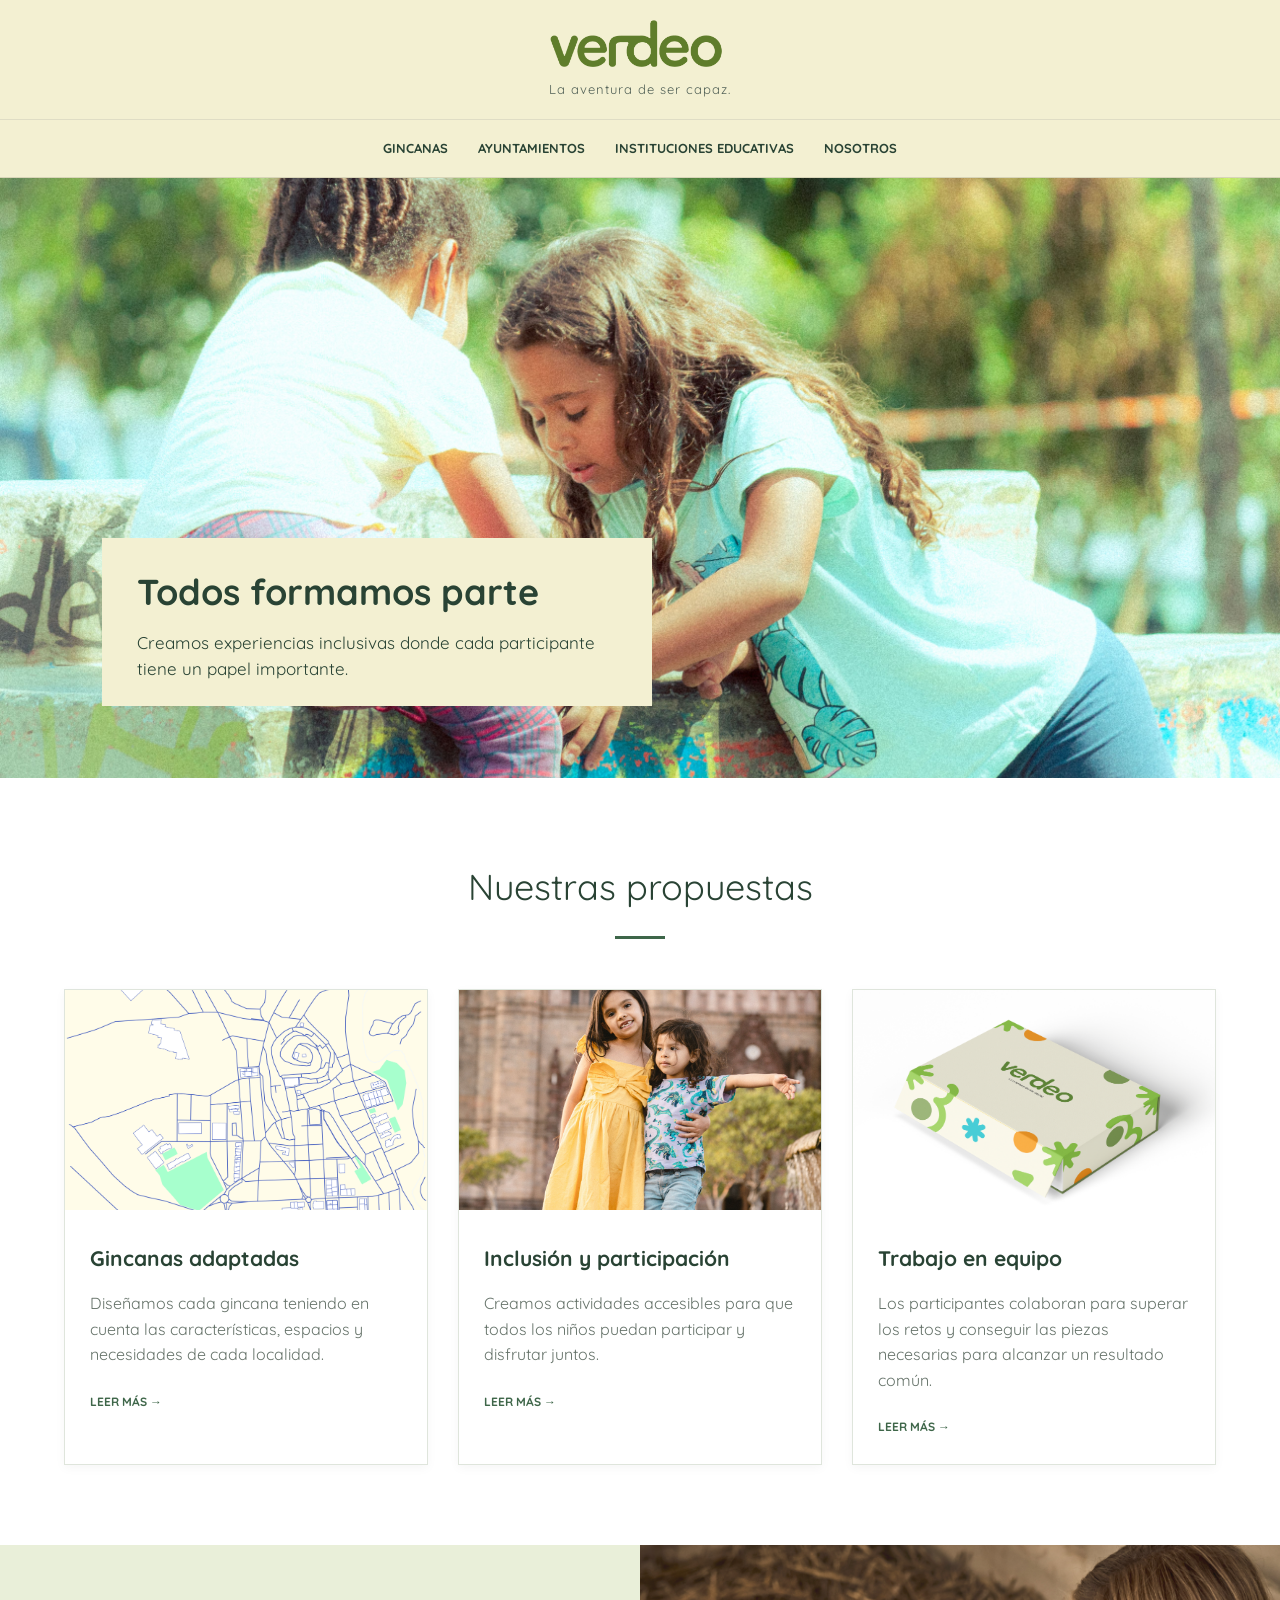
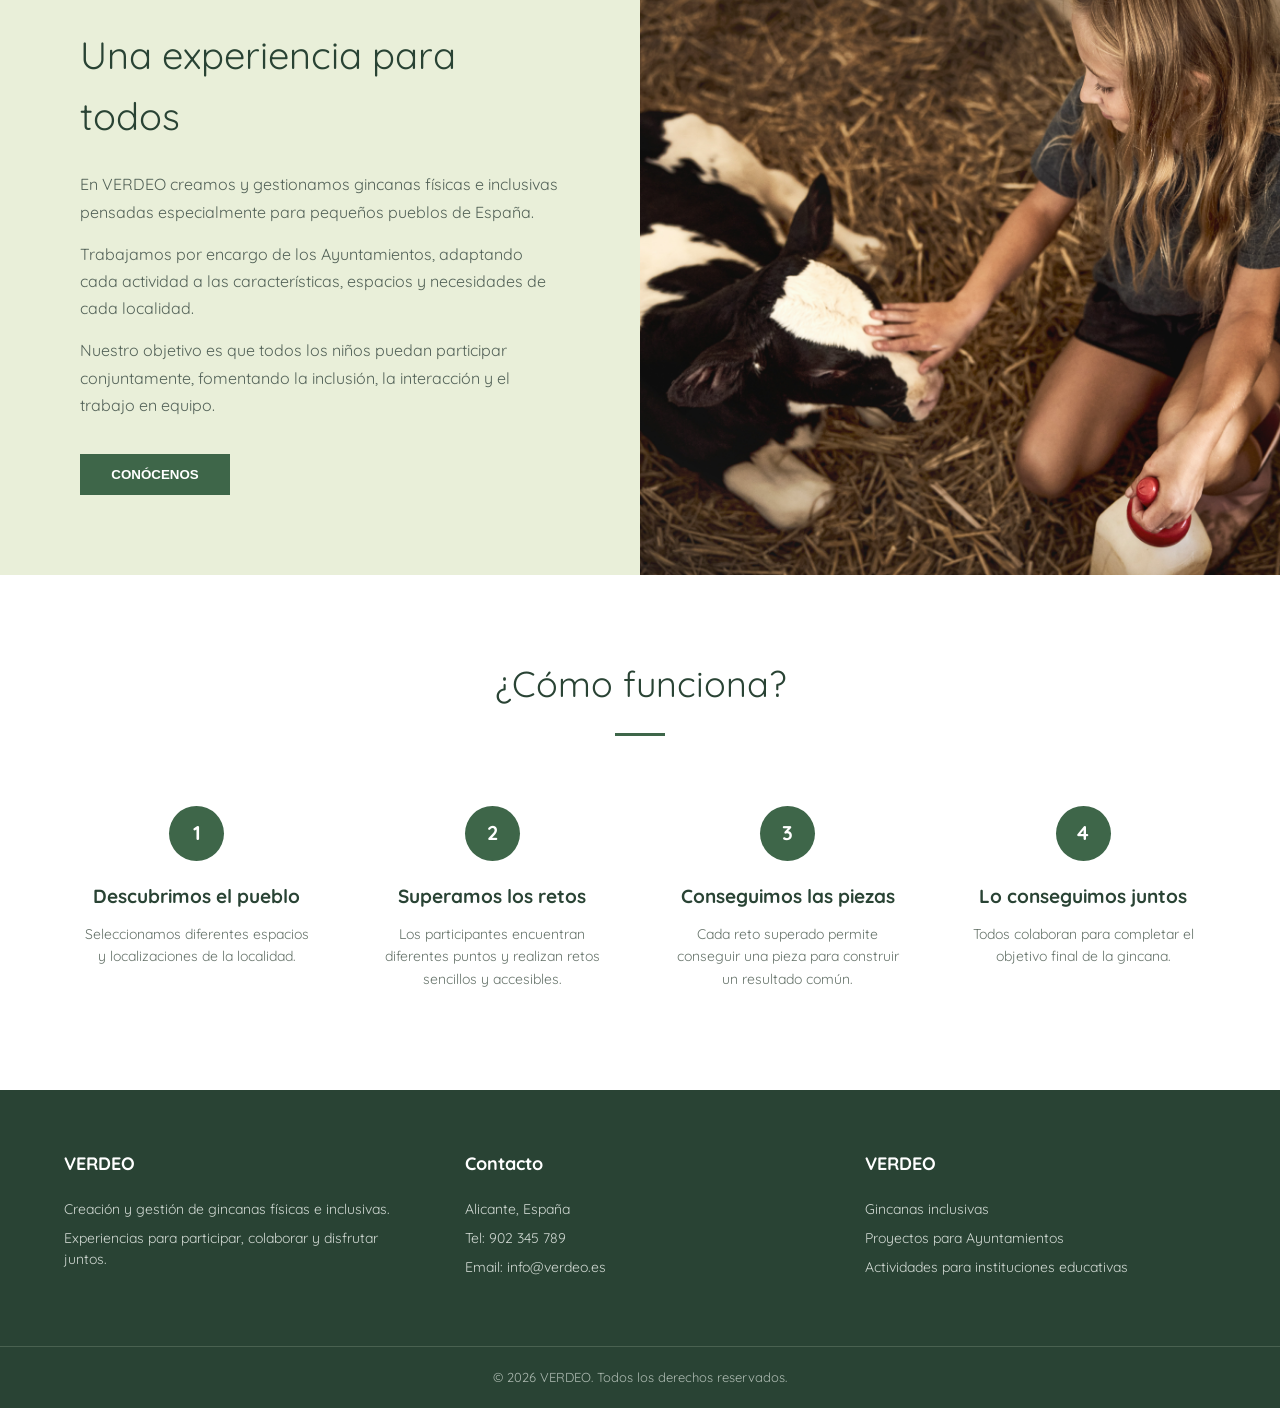
<file: index.html>
<!DOCTYPE html>
<html lang="es">

<head>
    <meta charset="UTF-8">
    <meta name="viewport" content="width=device-width, initial-scale=1.0">

    <title>VERDEO | Gincanas inclusivas</title>

    <link rel="stylesheet" href="style.css">

    
<link rel="preconnect" href="https://fonts.googleapis.com">
<link rel="preconnect" href="https://fonts.gstatic.com" crossorigin>
<link href="https://fonts.googleapis.com/css2?family=Quicksand:wght@400;500;600;700&display=swap" rel="stylesheet">


</head>

<body>

    <!-- ==================================================
         CABECERA
         ================================================== -->

    <header class="cabecera">

        <div class="logo">

            <img src="img/LOGOf-04.png" alt="Logo de VERDEO">

            <p>
                La aventura de ser capaz.
            </p>

        </div>


<!-- MENÚ -->

<nav class="menu">

    <a href="gincanas.html">GINCANAS</a>

    <a href="ayuntamientos.html">AYUNTAMIENTOS</a>

    <a href="instituciones-educativas.html">INSTITUCIONES EDUCATIVAS</a>

    <a href="nosotros.html">NOSOTROS</a>

</nav>

    </header>


    <!-- ==================================================
         CARRUSEL PRINCIPAL
         ================================================== -->

    <section class="carrusel">

        <div class="imagenes">

            <!-- SLIDE 1 -->

            <div class="slide">
                
                <img src="img/pexels-italo-crespi-2169075-15551402.jpg"
                     alt="Gincana inclusiva en un pueblo">

                <div class="texto-slide">

                    <h2>Todos formamos parte</h2>

                    <p>
                        Creamos experiencias inclusivas donde
                        cada participante tiene un papel importante.
                    </p>

                </div>

            </div>


            <!-- SLIDE 2 -->

            <div class="slide">

                <img src="img/jonny_joka-ronda-3880319.jpg"
                     alt="Niños participando en una gincana">

                <div class="texto-slide">

                    <h2>El pueblo como escenario</h2>

                    <p>
                        Descubrimos cada localidad a través de
                        retos, juegos y experiencias compartidas.
                    </p>

                </div>

            </div>


            <!-- SLIDE 3 -->

            <div class="slide">

                <img src="img/ad8bf4c9-56b6-441b-bc8b-558bc5da61ae.png"
                     alt="Niños trabajando juntos">

                <div class="texto-slide">

                    <h2>Juntos llegamos más lejos</h2>

                    <p>
                        La colaboración es la clave para superar
                        cada reto y conseguir un objetivo común.
                    </p>

                </div>

            </div>

        </div>

    </section>


    <!-- ==================================================
         NOTICIAS
         ================================================== -->

    <section class="noticias">

        <h2>Nuestras propuestas</h2>

        <div class="linea"></div>


        <div class="tarjetas">


            <!-- TARJETA 1 -->

            <article class="tarjeta">

                <img src="img/8b7c9844-6d38-4755-b465-9bea0739183e_2d.png"
                     alt="Gincanas adaptadas">

                <div class="tarjeta-contenido">

                    <h3>Gincanas adaptadas</h3>

                    <p>
                        Diseñamos cada gincana teniendo en cuenta
                        las características, espacios y necesidades
                        de cada localidad.
                    </p>

                    <a href="./gincanas.html">LEER MÁS →</a>

                </div>

            </article>


            <!-- TARJETA 2 -->

            <article class="tarjeta">

                <img src="img/pexels-luisbecerrafotografo-16949266.jpg"
                     alt="Inclusión y participación">

                <div class="tarjeta-contenido">

                    <h3>Inclusión y participación</h3>

                    <p>
                        Creamos actividades accesibles para que
                        todos los niños puedan participar y
                        disfrutar juntos.
                    </p>

                    <a href="./instituciones-educativas.html">LEER MÁS →</a>

                </div>

            </article>


            <!-- TARJETA 3 -->

            <article class="tarjeta">

                <img src="img/cerrada 2.png"
                     alt="Trabajo en equipo">

                <div class="tarjeta-contenido">

                    <h3>Trabajo en equipo</h3>

                    <p>
                        Los participantes colaboran para superar
                        los retos y conseguir las piezas necesarias
                        para alcanzar un resultado común.
                    </p>

                    <a href="./gincanas.html">LEER MÁS →</a>

                </div>

            </article>


        </div>

    </section>


    <!-- ==================================================
         INFORMACIÓN
         ================================================== -->

    <section class="informacion">


        <div class="informacion-texto">

            <h2>Una experiencia para todos</h2>

            <p>
                En VERDEO creamos y gestionamos gincanas físicas
                e inclusivas pensadas especialmente para pequeños
                pueblos de España.
            </p>

            <p>
                Trabajamos por encargo de los Ayuntamientos,
                adaptando cada actividad a las características,
                espacios y necesidades de cada localidad.
            </p>

            <p>
                Nuestro objetivo es que todos los niños puedan
                participar conjuntamente, fomentando la inclusión,
                la interacción y el trabajo en equipo.
            </p>

            <a href="./nosotros.html"><button>CONÓCENOS </button> </a>

        </div>


        <div class="informacion-imagen">

            <img src="img/portraits-of-modern-dairy-vWmw31QAqog-unsplash.jpg"
                 alt="Actividad inclusiva de VERDEO">

        </div>

    </section>


    <!-- ==================================================
         CÓMO FUNCIONA
         ================================================== -->

    <section class="como-funciona">

        <h2>¿Cómo funciona?</h2>

        <div class="linea"></div>


        <div class="pasos">


            <div class="paso">

                <div class="numero">1</div>

                <h3>Descubrimos el pueblo</h3>

                <p>
                    Seleccionamos diferentes espacios y
                    localizaciones de la localidad.
                </p>

            </div>


            <div class="paso">

                <div class="numero">2</div>

                <h3>Superamos los retos</h3>

                <p>
                    Los participantes encuentran diferentes
                    puntos y realizan retos sencillos y accesibles.
                </p>

            </div>


            <div class="paso">

                <div class="numero">3</div>

                <h3>Conseguimos las piezas</h3>

                <p>
                    Cada reto superado permite conseguir una
                    pieza para construir un resultado común.
                </p>

            </div>


            <div class="paso">

                <div class="numero">4</div>

                <h3>Lo conseguimos juntos</h3>

                <p>
                    Todos colaboran para completar el objetivo
                    final de la gincana.
                </p>

            </div>


        </div>

    </section>


    <!-- ==================================================
         PIE DE PÁGINA
         ================================================== -->

    <footer>

        <div class="footer-contenido">


            <!-- VERDEO -->

            <div>

                <h3>VERDEO</h3>

                <p>
                    Creación y gestión de gincanas
                    físicas e inclusivas.
                </p>

                <p>
                    Experiencias para participar,
                    colaborar y disfrutar juntos.
                </p>

            </div>


            <!-- CONTACTO -->

            <div>

                <h3>Contacto</h3>

                <p>
                    Alicante, España
                </p>

                <p>
                    Tel: 902 345 789
                </p>

                <p>
                    Email: info@verdeo.es
                </p>

            </div>


            <!-- INFORMACIÓN -->

            <div>

                <h3>VERDEO</h3>

                <p>
                    Gincanas inclusivas
                </p>

                <p>
                    Proyectos para Ayuntamientos
                </p>

                <p>
                    Actividades para instituciones educativas
                </p>

            </div>


        </div>


        <!-- COPYRIGHT -->

        <div class="copyright">

            <p>
                © 2026 VERDEO. Todos los derechos reservados.
            </p>

        </div>

    </footer>


</body>

</html>
</file>
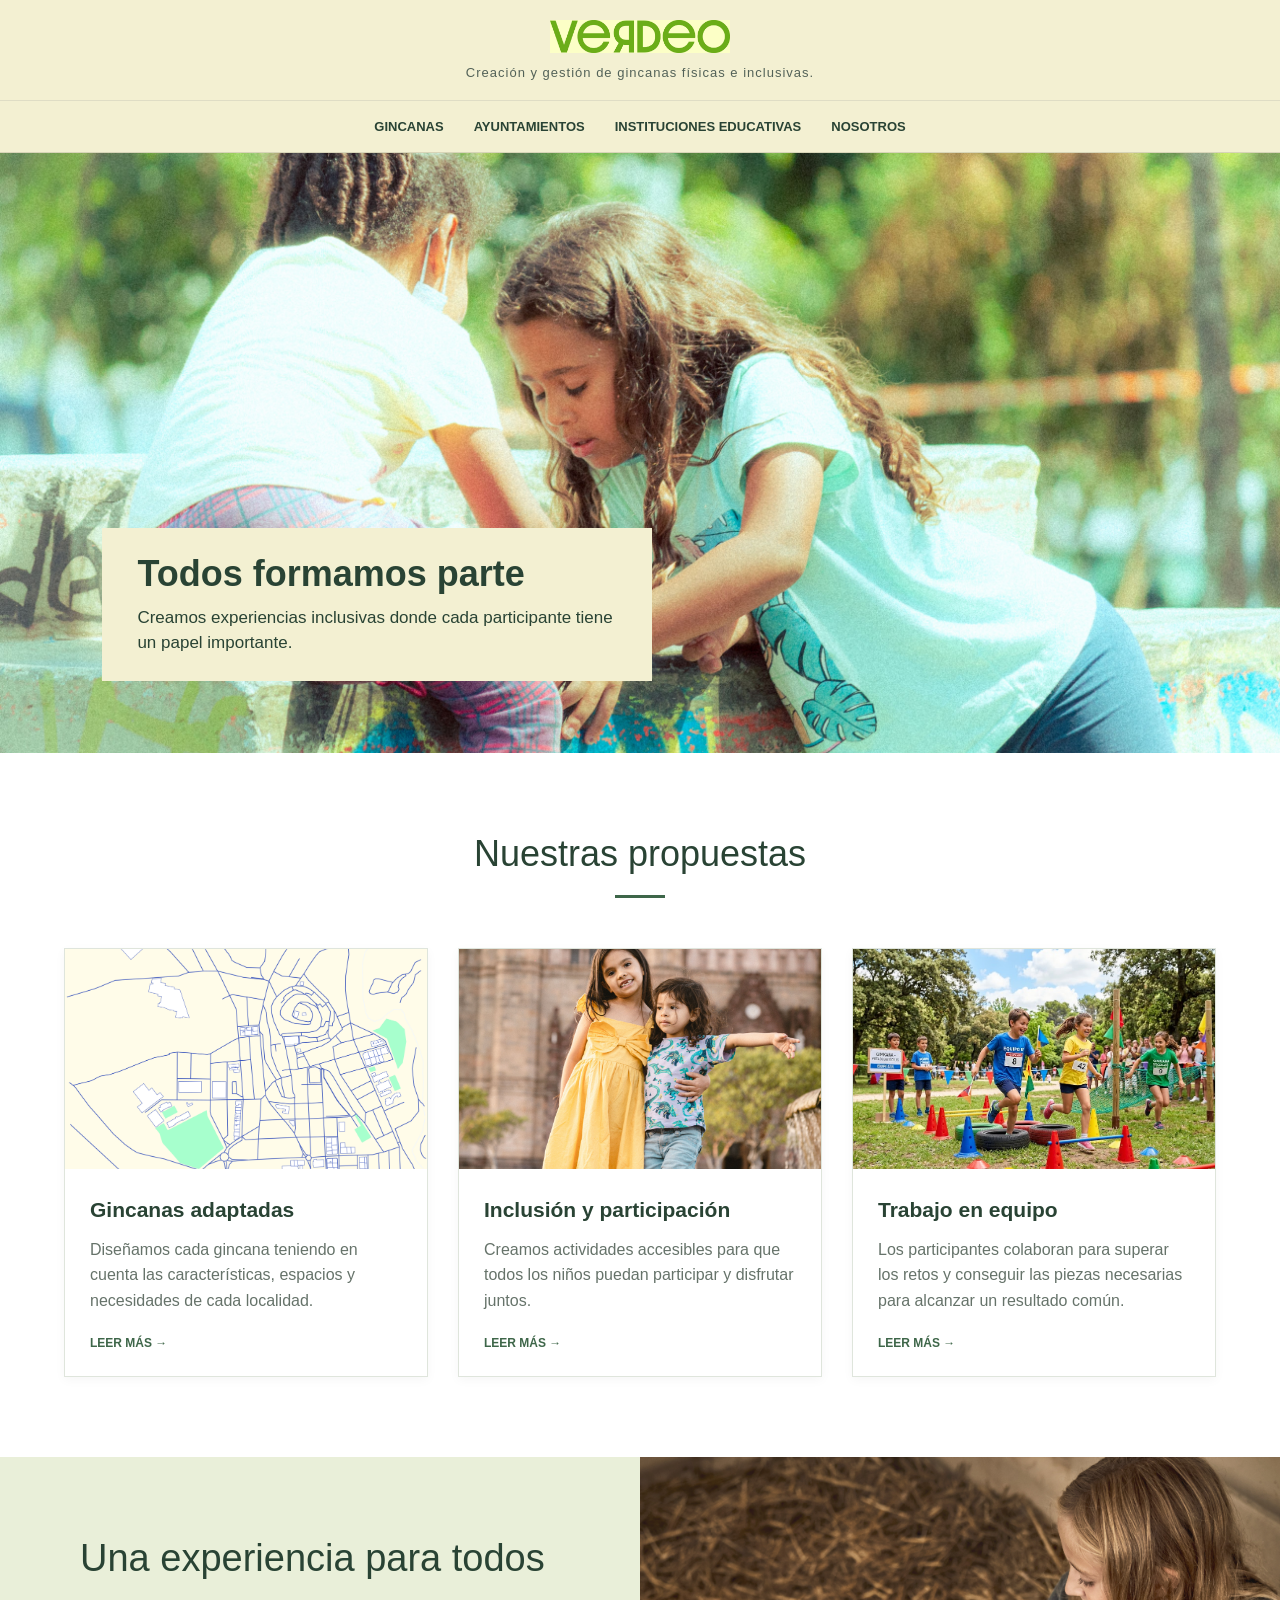
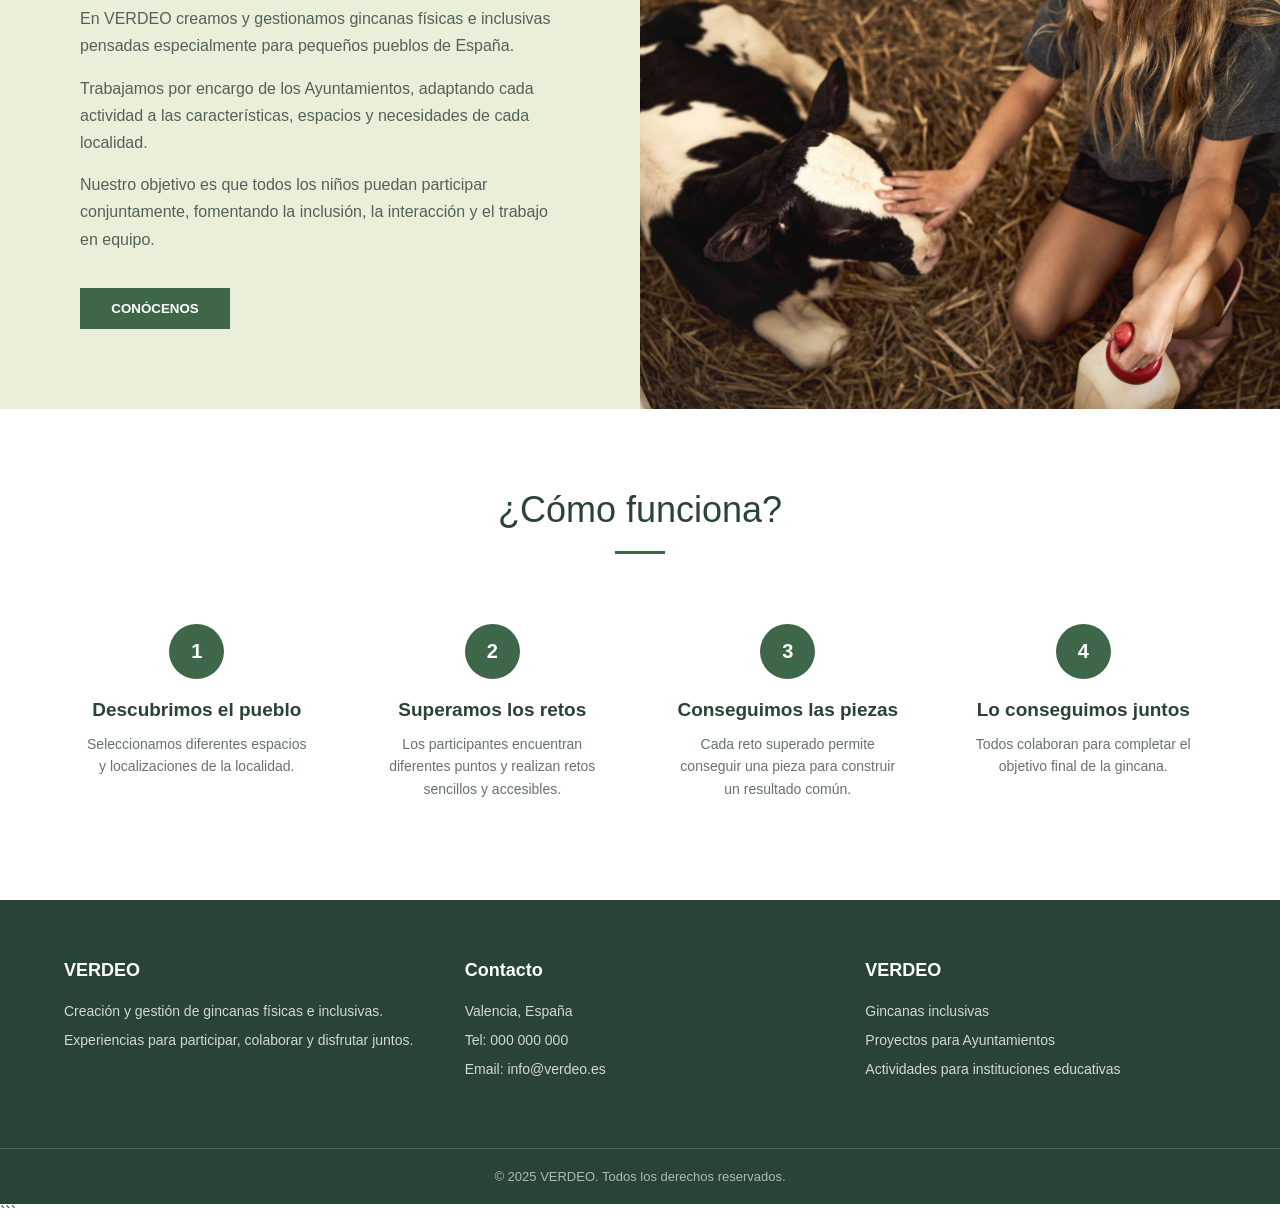
<file: WEB/index.html>
<!DOCTYPE html>
<html lang="es">

<head>
    <meta charset="UTF-8">
    <meta name="viewport" content="width=device-width, initial-scale=1.0">

    <title>VERDEO | Gincanas inclusivas</title>

    <link rel="stylesheet" href="style.css">
</head>

<body>

    <!-- ==================================================
         CABECERA
         ================================================== -->

    <header class="cabecera">

        <div class="logo">

            <img src="../img/Logo.jpg" alt="Logo de VERDEO">

            <p>
                Creación y gestión de gincanas físicas e inclusivas.
            </p>

        </div>


<!-- MENÚ -->

<nav class="menu">

    <a href="gincanas.html">GINCANAS</a>

    <a href="ayuntamientos.html">AYUNTAMIENTOS</a>

    <a href="instituciones-educativas.html">INSTITUCIONES EDUCATIVAS</a>

    <a href="nosotros.html">NOSOTROS</a>

</nav>

    </header>


    <!-- ==================================================
         CARRUSEL PRINCIPAL
         ================================================== -->

    <section class="carrusel">

        <div class="imagenes">

            <!-- SLIDE 1 -->

            <div class="slide">
                
                <img src="../img/pexels-italo-crespi-2169075-15551402.jpg"
                     alt="Gincana inclusiva en un pueblo">

                <div class="texto-slide">

                    <h2>Todos formamos parte</h2>

                    <p>
                        Creamos experiencias inclusivas donde
                        cada participante tiene un papel importante.
                    </p>

                </div>

            </div>


            <!-- SLIDE 2 -->

            <div class="slide">

                <img src="../img/jonny_joka-ronda-3880319.jpg"
                     alt="Niños participando en una gincana">

                <div class="texto-slide">

                    <h2>El pueblo como escenario</h2>

                    <p>
                        Descubrimos cada localidad a través de
                        retos, juegos y experiencias compartidas.
                    </p>

                </div>

            </div>


            <!-- SLIDE 3 -->

            <div class="slide">

                <img src="../img/ad8bf4c9-56b6-441b-bc8b-558bc5da61ae.png"
                     alt="Niños trabajando juntos">

                <div class="texto-slide">

                    <h2>Juntos llegamos más lejos</h2>

                    <p>
                        La colaboración es la clave para superar
                        cada reto y conseguir un objetivo común.
                    </p>

                </div>

            </div>

        </div>

    </section>


    <!-- ==================================================
         NOTICIAS
         ================================================== -->

    <section class="noticias">

        <h2>Nuestras propuestas</h2>

        <div class="linea"></div>


        <div class="tarjetas">


            <!-- TARJETA 1 -->

            <article class="tarjeta">

                <img src="../img/8b7c9844-6d38-4755-b465-9bea0739183e_2d.png"
                     alt="Gincanas adaptadas">

                <div class="tarjeta-contenido">

                    <h3>Gincanas adaptadas</h3>

                    <p>
                        Diseñamos cada gincana teniendo en cuenta
                        las características, espacios y necesidades
                        de cada localidad.
                    </p>

                    <a href="#">LEER MÁS →</a>

                </div>

            </article>


            <!-- TARJETA 2 -->

            <article class="tarjeta">

                <img src="../img/pexels-luisbecerrafotografo-16949266.jpg"
                     alt="Inclusión y participación">

                <div class="tarjeta-contenido">

                    <h3>Inclusión y participación</h3>

                    <p>
                        Creamos actividades accesibles para que
                        todos los niños puedan participar y
                        disfrutar juntos.
                    </p>

                    <a href="#">LEER MÁS →</a>

                </div>

            </article>


            <!-- TARJETA 3 -->

            <article class="tarjeta">

                <img src="../img/305020c1-e9af-42ca-8c98-634244246a8b.jpg"
                     alt="Trabajo en equipo">

                <div class="tarjeta-contenido">

                    <h3>Trabajo en equipo</h3>

                    <p>
                        Los participantes colaboran para superar
                        los retos y conseguir las piezas necesarias
                        para alcanzar un resultado común.
                    </p>

                    <a href="#">LEER MÁS →</a>

                </div>

            </article>


        </div>

    </section>


    <!-- ==================================================
         INFORMACIÓN
         ================================================== -->

    <section class="informacion">


        <div class="informacion-texto">

            <h2>Una experiencia para todos</h2>

            <p>
                En VERDEO creamos y gestionamos gincanas físicas
                e inclusivas pensadas especialmente para pequeños
                pueblos de España.
            </p>

            <p>
                Trabajamos por encargo de los Ayuntamientos,
                adaptando cada actividad a las características,
                espacios y necesidades de cada localidad.
            </p>

            <p>
                Nuestro objetivo es que todos los niños puedan
                participar conjuntamente, fomentando la inclusión,
                la interacción y el trabajo en equipo.
            </p>

            <button>CONÓCENOS</button>

        </div>


        <div class="informacion-imagen">

            <img src="../img/portraits-of-modern-dairy-vWmw31QAqog-unsplash.jpg"
                 alt="Actividad inclusiva de VERDEO">

        </div>

    </section>


    <!-- ==================================================
         CÓMO FUNCIONA
         ================================================== -->

    <section class="como-funciona">

        <h2>¿Cómo funciona?</h2>

        <div class="linea"></div>


        <div class="pasos">


            <div class="paso">

                <div class="numero">1</div>

                <h3>Descubrimos el pueblo</h3>

                <p>
                    Seleccionamos diferentes espacios y
                    localizaciones de la localidad.
                </p>

            </div>


            <div class="paso">

                <div class="numero">2</div>

                <h3>Superamos los retos</h3>

                <p>
                    Los participantes encuentran diferentes
                    puntos y realizan retos sencillos y accesibles.
                </p>

            </div>


            <div class="paso">

                <div class="numero">3</div>

                <h3>Conseguimos las piezas</h3>

                <p>
                    Cada reto superado permite conseguir una
                    pieza para construir un resultado común.
                </p>

            </div>


            <div class="paso">

                <div class="numero">4</div>

                <h3>Lo conseguimos juntos</h3>

                <p>
                    Todos colaboran para completar el objetivo
                    final de la gincana.
                </p>

            </div>


        </div>

    </section>


    <!-- ==================================================
         PIE DE PÁGINA
         ================================================== -->

    <footer>

        <div class="footer-contenido">


            <!-- VERDEO -->

            <div>

                <h3>VERDEO</h3>

                <p>
                    Creación y gestión de gincanas
                    físicas e inclusivas.
                </p>

                <p>
                    Experiencias para participar,
                    colaborar y disfrutar juntos.
                </p>

            </div>


            <!-- CONTACTO -->

            <div>

                <h3>Contacto</h3>

                <p>
                    Valencia, España
                </p>

                <p>
                    Tel: 000 000 000
                </p>

                <p>
                    Email: info@verdeo.es
                </p>

            </div>


            <!-- INFORMACIÓN -->

            <div>

                <h3>VERDEO</h3>

                <p>
                    Gincanas inclusivas
                </p>

                <p>
                    Proyectos para Ayuntamientos
                </p>

                <p>
                    Actividades para instituciones educativas
                </p>

            </div>


        </div>


        <!-- COPYRIGHT -->

        <div class="copyright">

            <p>
                © 2025 VERDEO. Todos los derechos reservados.
            </p>

        </div>

    </footer>


</body>

</html>
```
</file>
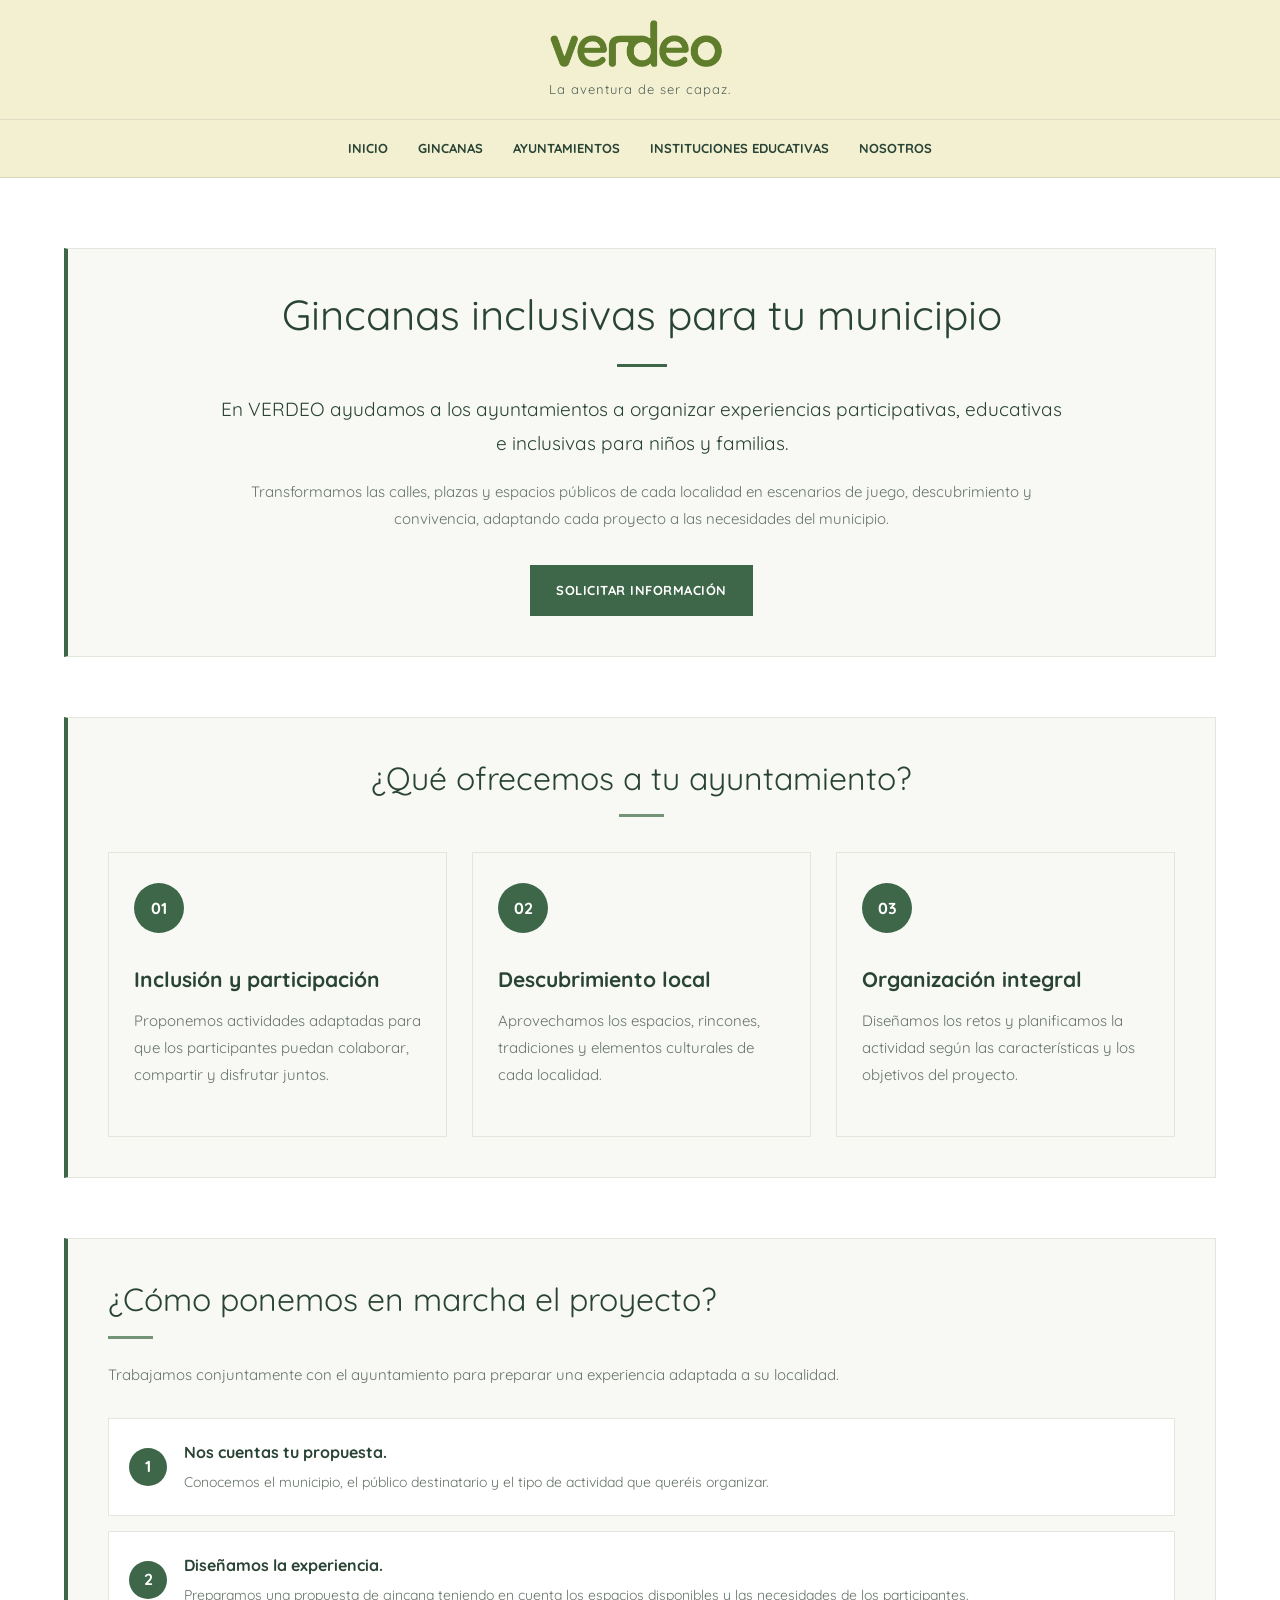
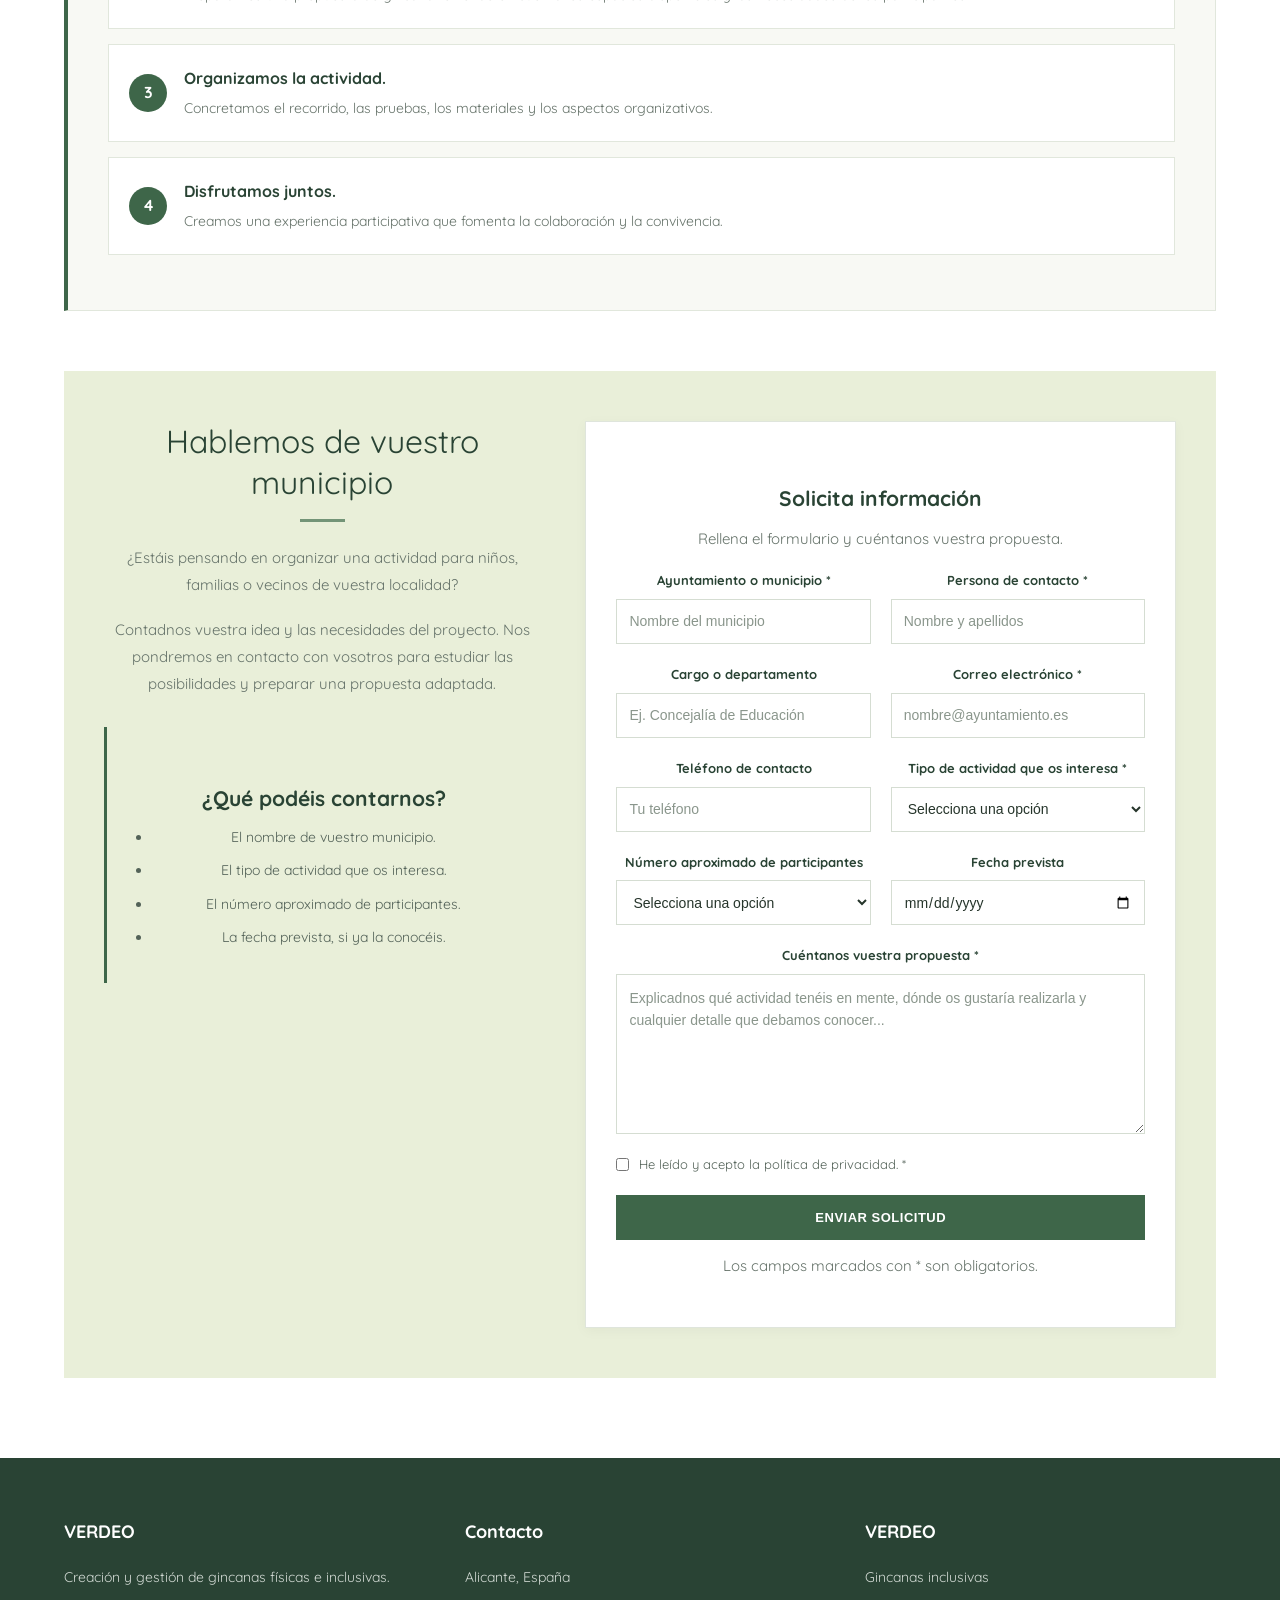
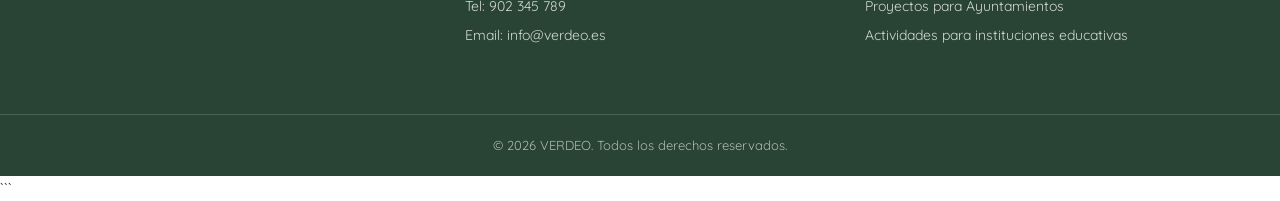
<file: ayuntamientos.html>
<!DOCTYPE html>
<html lang="es">

<head>
    <meta charset="UTF-8">
    <meta name="viewport" content="width=device-width, initial-scale=1.0">

    <title>VERDEO | Mi página</title>

    <!-- CSS COMPARTIDO -->
    <link rel="stylesheet" href="./todo.css">

    
<link rel="preconnect" href="https://fonts.googleapis.com">
<link rel="preconnect" href="https://fonts.gstatic.com" crossorigin>
<link href="https://fonts.googleapis.com/css2?family=Quicksand:wght@400;500;600;700&display=swap" rel="stylesheet">


</head>

<body>

    <!-- CABECERA -->

    <header class="cabecera">

        <div class="logo">

            <img src="img/LOGOf-04.png" alt="Logo de VERDEO">

            <p>
                La aventura de ser capaz.
            </p>

        </div>

        <!-- MENÚ -->

        <nav class="menu">
            
            <a href="index.html">INICIO</a>
            
            <a href="gincanas.html">GINCANAS</a>

            <a href="ayuntamientos.html">AYUNTAMIENTOS</a>

            <a href="instituciones-educativas.html">
                INSTITUCIONES EDUCATIVAS
            </a>

            <a href="nosotros.html">NOSOTROS</a>

        </nav>

    </header>

 <!-- CUERPO PRINCIPAL PARA AYUNTAMIENTOS -->

<main class="contenido ayuntamientos">

    <!-- PRESENTACIÓN -->

    <section class="presentacion-ayuntamientos">

        <h1>Gincanas inclusivas para tu municipio</h1>

        <p class="intro-ayuntamientos">
            En VERDEO ayudamos a los ayuntamientos a organizar
            experiencias participativas, educativas e inclusivas
            para niños y familias.
        </p>

        <p>
            Transformamos las calles, plazas y espacios públicos
            de cada localidad en escenarios de juego, descubrimiento
            y convivencia, adaptando cada proyecto a las necesidades
            del municipio.
        </p>

        <a href="#contacto" class="boton-ayuntamientos">
            SOLICITAR INFORMACIÓN
        </a>

    </section>


    <!-- VENTAJAS PARA EL MUNICIPIO -->

    <section class="ventajas-ayuntamientos">

        <h2>¿Qué ofrecemos a tu ayuntamiento?</h2>


        <div class="ventajas-grid">

            <article class="ventaja">

                <div class="ventaja-icono">01</div>

                <h3>Inclusión y participación</h3>

                <p>
                    Proponemos actividades adaptadas para que los
                    participantes puedan colaborar, compartir y
                    disfrutar juntos.
                </p>

            </article>

            <article class="ventaja">

                <div class="ventaja-icono">02</div>

                <h3>Descubrimiento local</h3>

                <p>
                    Aprovechamos los espacios, rincones, tradiciones
                    y elementos culturales de cada localidad.
                </p>

            </article>

            <article class="ventaja">

                <div class="ventaja-icono">03</div>

                <h3>Organización integral</h3>

                <p>
                    Diseñamos los retos y planificamos la actividad
                    según las características y los objetivos
                    del proyecto.
                </p>

            </article>

        </div>

    </section>


    <!-- CÓMO TRABAJAMOS -->

    <section class="proceso-ayuntamientos">

        <h2>¿Cómo ponemos en marcha el proyecto?</h2>

        <p>
            Trabajamos conjuntamente con el ayuntamiento para
            preparar una experiencia adaptada a su localidad.
        </p>

        <ol class="pasos-ayuntamientos">

            <li>
                <strong>Nos cuentas tu propuesta.</strong>
                <span>
                    Conocemos el municipio, el público destinatario
                    y el tipo de actividad que queréis organizar.
                </span>
            </li>

            <li>
                <strong>Diseñamos la experiencia.</strong>
                <span>
                    Preparamos una propuesta de gincana teniendo
                    en cuenta los espacios disponibles y las
                    necesidades de los participantes.
                </span>
            </li>

            <li>
                <strong>Organizamos la actividad.</strong>
                <span>
                    Concretamos el recorrido, las pruebas,
                    los materiales y los aspectos organizativos.
                </span>
            </li>

            <li>
                <strong>Disfrutamos juntos.</strong>
                <span>
                    Creamos una experiencia participativa que
                    fomenta la colaboración y la convivencia.
                </span>
            </li>

        </ol>

    </section>


    <!-- CONTACTO -->

    <section class="contacto-ayuntamientos" id="contacto">

        <div class="contacto-introduccion">

            <h2>Hablemos de vuestro municipio</h2>

            <p>
                ¿Estáis pensando en organizar una actividad
                para niños, familias o vecinos de vuestra localidad?
            </p>

            <p>
                Contadnos vuestra idea y las necesidades del proyecto.
                Nos pondremos en contacto con vosotros para estudiar
                las posibilidades y preparar una propuesta adaptada.
            </p>

            <div class="contacto-nota">

                <h3>¿Qué podéis contarnos?</h3>

                <ul>
                    <li>El nombre de vuestro municipio.</li>
                    <li>El tipo de actividad que os interesa.</li>
                    <li>El número aproximado de participantes.</li>
                    <li>La fecha prevista, si ya la conocéis.</li>
                </ul>

            </div>

        </div>


        <!-- FORMULARIO DE CONTACTO -->

        <div class="formulario-contenedor">

            <h3>Solicita información</h3>

            <p class="formulario-descripcion">
                Rellena el formulario y cuéntanos vuestra propuesta.
            </p>

            <form class="formulario-ayuntamientos"
                  action="#"
                  method="post">

                <div class="campo-formulario">

                    <label for="municipio">
                        Ayuntamiento o municipio *
                    </label>

                    <input
                        type="text"
                        id="municipio"
                        name="municipio"
                        placeholder="Nombre del municipio"
                        required
                    >

                </div>


                <div class="campo-formulario">

                    <label for="contacto-nombre">
                        Persona de contacto *
                    </label>

                    <input
                        type="text"
                        id="contacto-nombre"
                        name="contacto"
                        placeholder="Nombre y apellidos"
                        autocomplete="name"
                        required
                    >

                </div>


                <div class="campo-formulario">

                    <label for="cargo">
                        Cargo o departamento
                    </label>

                    <input
                        type="text"
                        id="cargo"
                        name="cargo"
                        placeholder="Ej. Concejalía de Educación"
                    >

                </div>


                <div class="campo-formulario">

                    <label for="email-ayuntamiento">
                        Correo electrónico *
                    </label>

                    <input
                        type="email"
                        id="email-ayuntamiento"
                        name="email"
                        placeholder="nombre@ayuntamiento.es"
                        autocomplete="email"
                        required
                    >

                </div>


                <div class="campo-formulario">

                    <label for="telefono-ayuntamiento">
                        Teléfono de contacto
                    </label>

                    <input
                        type="tel"
                        id="telefono-ayuntamiento"
                        name="telefono"
                        placeholder="Tu teléfono"
                        autocomplete="tel"
                    >

                </div>


                <div class="campo-formulario">

                    <label for="tipo-actividad">
                        Tipo de actividad que os interesa *
                    </label>

                    <select
                        id="tipo-actividad"
                        name="tipo_actividad"
                        required
                    >

                        <option value="">
                            Selecciona una opción
                        </option>

                        <option value="inclusiva">
                            Gincana inclusiva
                        </option>

                        <option value="cultural">
                            Gincana cultural
                        </option>

                        <option value="aventura">
                            Gincana de aventura
                        </option>

                        <option value="educativa">
                            Gincana educativa
                        </option>

                        <option value="personalizada">
                            Propuesta personalizada
                        </option>

                    </select>

                </div>


                <div class="campo-formulario">

                    <label for="participantes">
                        Número aproximado de participantes
                    </label>

                    <select
                        id="participantes"
                        name="participantes"
                    >

                        <option value="">
                            Selecciona una opción
                        </option>

                        <option value="menos-25">
                            Menos de 25
                        </option>

                        <option value="25-50">
                            De 25 a 50
                        </option>

                        <option value="51-100">
                            De 51 a 100
                        </option>

                        <option value="mas-100">
                            Más de 100
                        </option>

                        <option value="por-determinar">
                            Todavía por determinar
                        </option>

                    </select>

                </div>


                <div class="campo-formulario">

                    <label for="fecha-actividad">
                        Fecha prevista
                    </label>

                    <input
                        type="date"
                        id="fecha-actividad"
                        name="fecha"
                    >

                </div>


                <div class="campo-formulario campo-completo">

                    <label for="mensaje-ayuntamiento">
                        Cuéntanos vuestra propuesta *
                    </label>

                    <textarea
                        id="mensaje-ayuntamiento"
                        name="mensaje"
                        rows="6"
                        placeholder="Explicadnos qué actividad tenéis en mente, dónde os gustaría realizarla y cualquier detalle que debamos conocer..."
                        required
                    ></textarea>

                </div>


                <div class="campo-formulario campo-completo">

                    <label class="aceptacion">

                        <input
                            type="checkbox"
                            name="privacidad"
                            required
                        >

                        <span>
                            He leído y acepto la política de privacidad. *
                        </span>

                    </label>

                </div>


                <div class="campo-completo">

                    <button type="submit" class="boton-enviar">
                        ENVIAR SOLICITUD
                    </button>

                    <p class="nota-formulario">
                        Los campos marcados con * son obligatorios.
                    </p>

                </div>

            </form>

        </div>

    </section>

</main>

<!-- FIN DEL CUERPO DE AYUNTAMIENTOS -->

    <!-- PIE DE PÁGINA -->

    <footer>

        <div class="footer-contenido">

            <div>

                <h3>VERDEO</h3>

                <p>
                    Creación y gestión de gincanas
                    físicas e inclusivas.
                </p>

            </div>

            <div>

                <h3>Contacto</h3>

                <p>Alicante, España</p>

                <p>Tel: 902 345 789</p>

                <p>Email: info@verdeo.es</p>

            </div>

            <div>

                <h3>VERDEO</h3>

                <p>Gincanas inclusivas</p>

                <p>Proyectos para Ayuntamientos</p>

                <p>Actividades para instituciones educativas</p>

            </div>

        </div>

        <div class="copyright">

            <p>
                © 2026 VERDEO. Todos los derechos reservados.
            </p>

        </div>

    </footer>

</body>

</html>
```
</file>
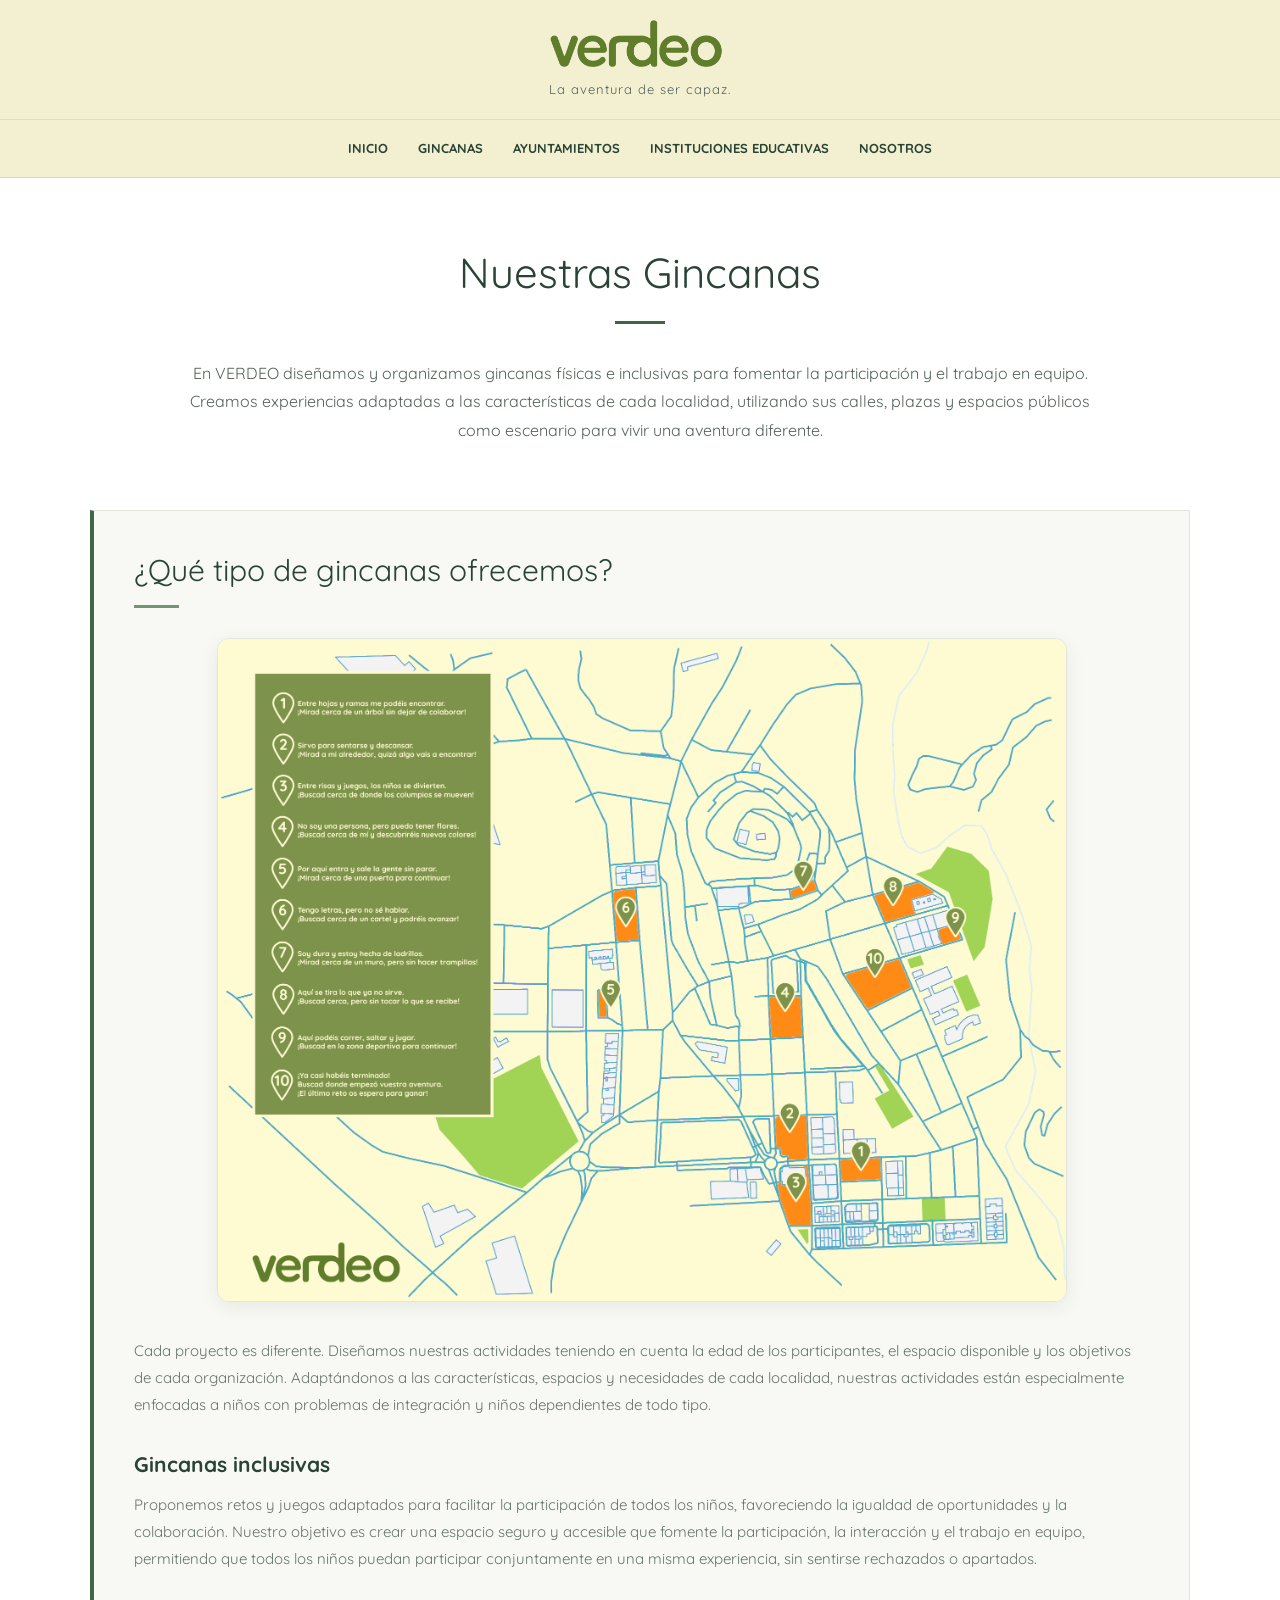
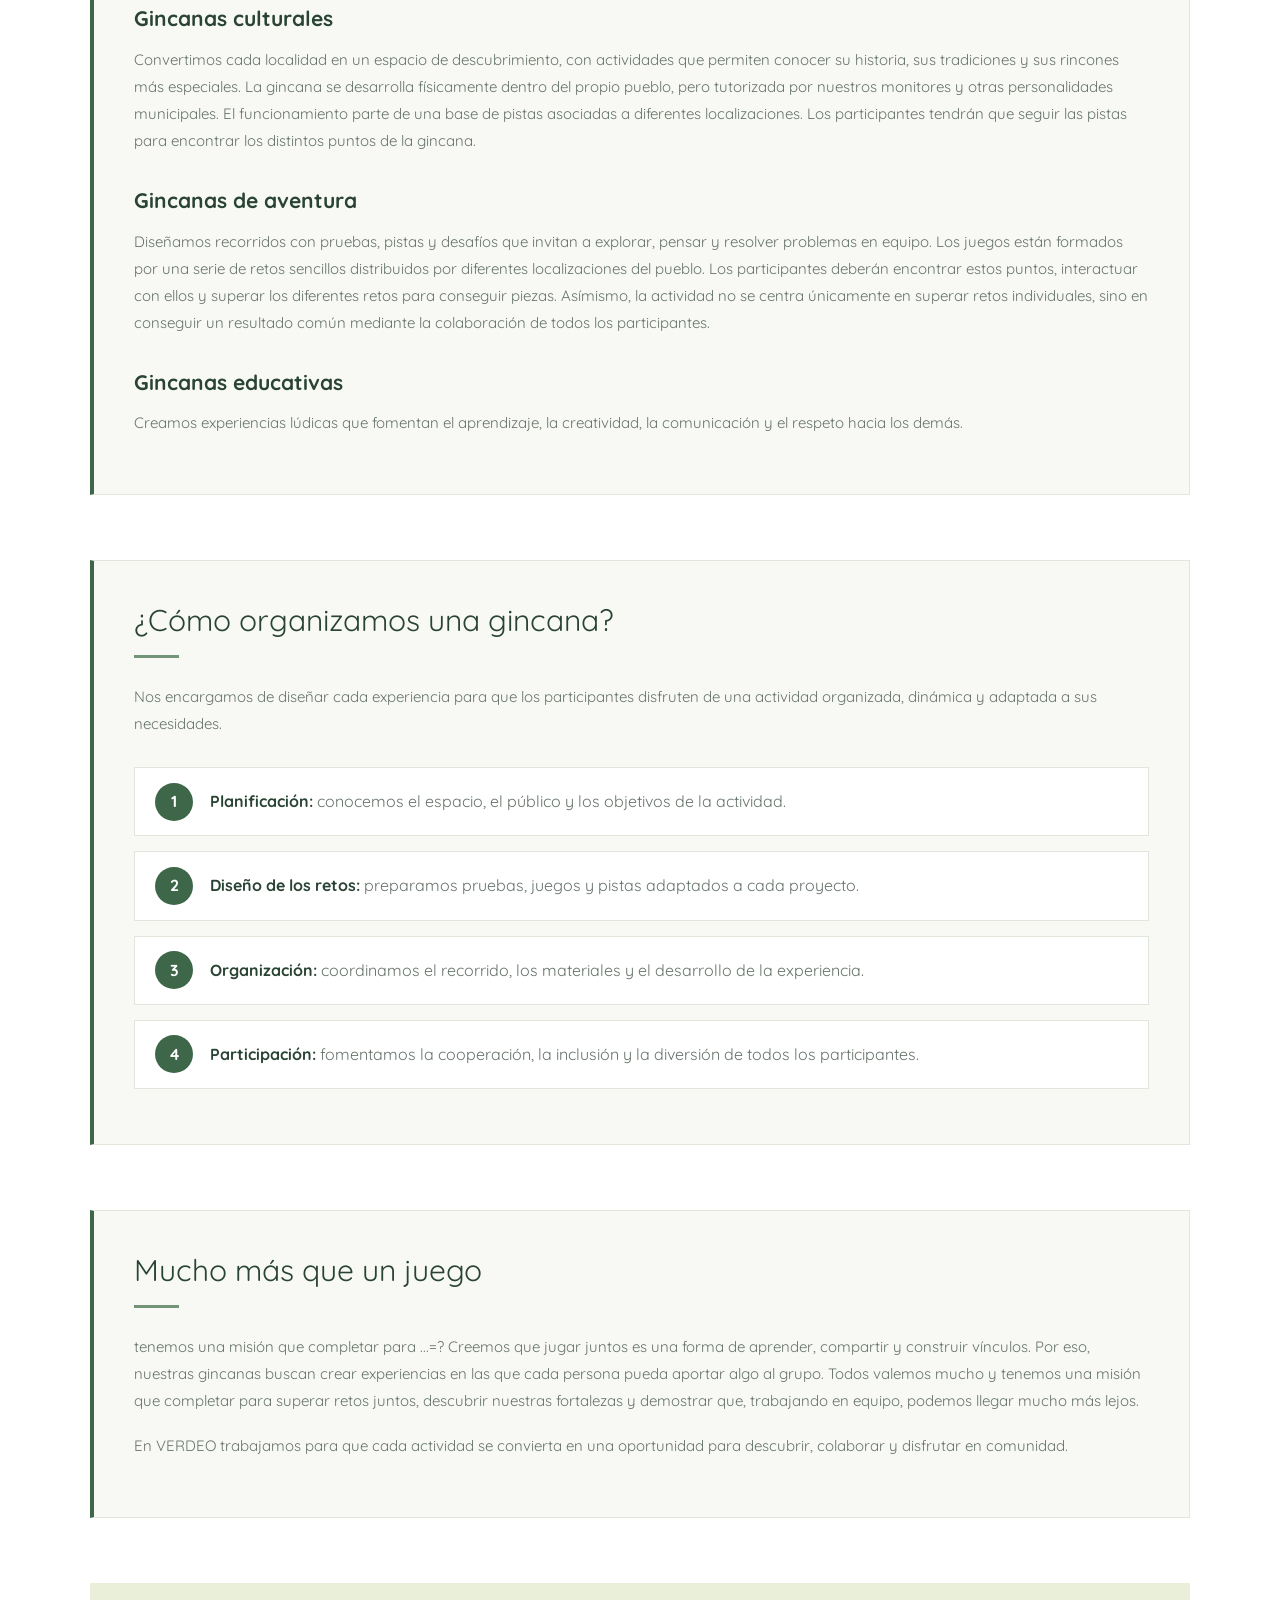
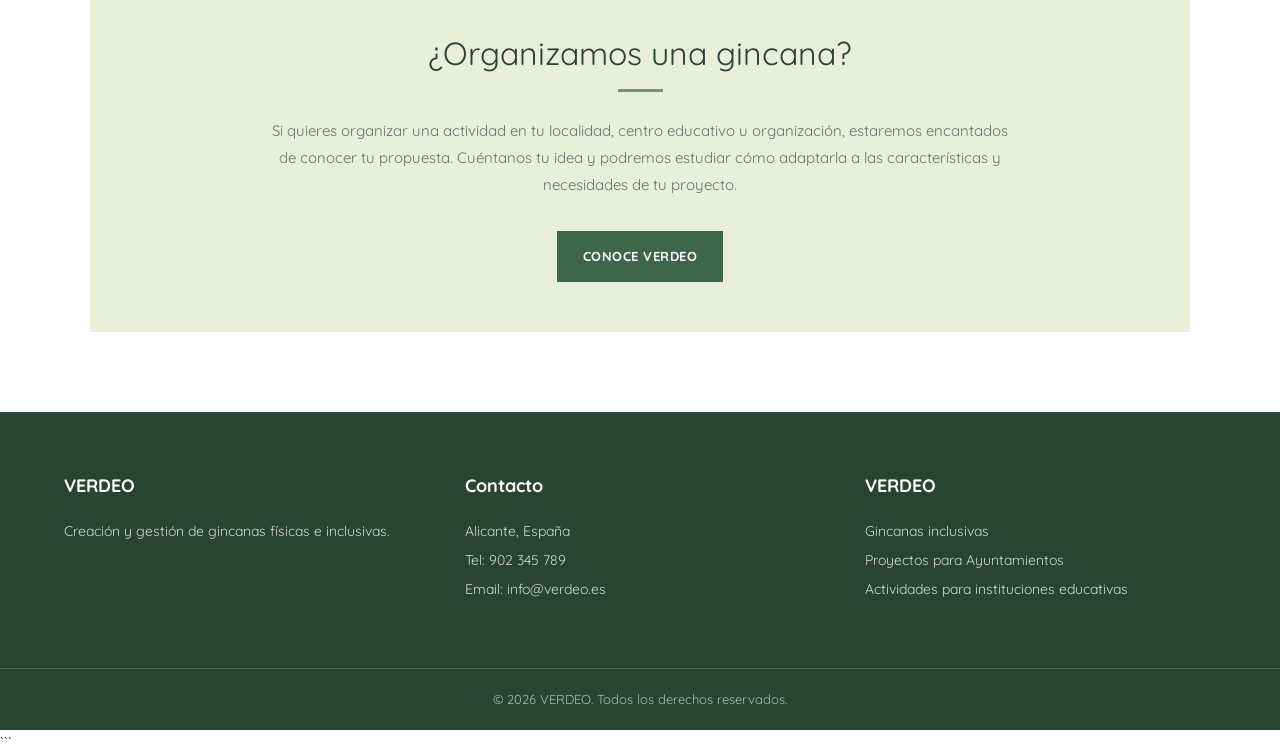
<file: gincanas.html>
<!DOCTYPE html>
<html lang="es">

<head>
    <meta charset="UTF-8">
    <meta name="viewport" content="width=device-width, initial-scale=1.0">

    <title>VERDEO | Mi página</title>

    <!-- CSS COMPARTIDO -->
    <link rel="stylesheet" href="./todo.css">

    
<link rel="preconnect" href="https://fonts.googleapis.com">
<link rel="preconnect" href="https://fonts.gstatic.com" crossorigin>
<link href="https://fonts.googleapis.com/css2?family=Quicksand:wght@400;500;600;700&display=swap" rel="stylesheet">


</head>

<body>

    <!-- CABECERA -->

    <header class="cabecera">

        <div class="logo">

            <img src="img/LOGOf-04.png" alt="Logo de VERDEO">

            <p>
                La aventura de ser capaz.
            </p>

        </div>

        <!-- MENÚ -->

        <nav class="menu">
            
            <a href="index.html">INICIO</a>
            
            <a href="gincanas.html">GINCANAS</a>

            <a href="ayuntamientos.html">AYUNTAMIENTOS</a>

            <a href="instituciones-educativas.html">
                INSTITUCIONES EDUCATIVAS
            </a>

            <a href="nosotros.html">NOSOTROS</a>

        </nav>

    </header>


  <!-- CONTENIDO PRINCIPAL -->

<main class="contenido">

    <h1>Nuestras Gincanas</h1>

    <p>
        En VERDEO diseñamos y organizamos gincanas físicas e inclusivas
        para fomentar la participación y el trabajo en equipo. Creamos experiencias adaptadas a las características de cada
        localidad, utilizando sus calles, plazas y espacios públicos
        como escenario para vivir una aventura diferente.
    </p>


    <!-- TIPOS DE GINCANAS -->

<section>

<h2>¿Qué tipo de gincanas ofrecemos?</h2>

<div class="mapa-gincana">
    <img
        src="./img/mapa2.png"
        alt="Mapa del recorrido de una gincana de VERDEO"
        loading="lazy"
    >
</div>

<p>
    Cada proyecto es diferente. Diseñamos nuestras actividades
    teniendo en cuenta la edad de los participantes, el espacio
    disponible y los objetivos de cada organización. Adaptándonos
    a las características, espacios y necesidades de cada localidad,
    nuestras actividades están especialmente enfocadas a niños con
    problemas de integración y niños dependientes de todo tipo.
</p>

        <h3>Gincanas inclusivas</h3>

        <p>
            Proponemos retos y juegos adaptados para facilitar la
            participación de todos los niños, favoreciendo la igualdad
            de oportunidades y la colaboración. Nuestro objetivo es crear una espacio seguro y accesible que fomente la participación, la interacción y el trabajo en equipo, permitiendo que todos los niños puedan participar conjuntamente en una misma experiencia, sin sentirse rechazados o apartados.
        </p>

        <h3>Gincanas culturales</h3>

        <p>
            Convertimos cada localidad en un espacio de descubrimiento,
            con actividades que permiten conocer su historia, sus
            tradiciones y sus rincones más especiales. La gincana se desarrolla físicamente dentro del propio pueblo, pero tutorizada por nuestros monitores y otras personalidades municipales. El funcionamiento parte de una base de pistas asociadas a diferentes localizaciones. Los participantes tendrán que seguir las pistas para encontrar los distintos puntos de la gincana.

        </p>

        <h3>Gincanas de aventura</h3>

        <p>
            Diseñamos recorridos con pruebas, pistas y desafíos que
            invitan a explorar, pensar y resolver problemas en equipo. Los juegos están formados por una serie de retos sencillos distribuidos por diferentes localizaciones del pueblo. Los participantes deberán encontrar estos puntos, interactuar con ellos y superar los diferentes retos para conseguir piezas. Asímismo, la actividad no se centra únicamente en superar retos individuales, sino en conseguir un resultado común mediante la colaboración de todos los participantes. 

        </p>

        <h3>Gincanas educativas</h3>

        <p>
            Creamos experiencias lúdicas que fomentan el aprendizaje,
            la creatividad, la comunicación y el respeto hacia los demás.
        </p>

    </section>


    <!-- NUESTRA METODOLOGÍA -->

    <section>

        <h2>¿Cómo organizamos una gincana?</h2>

        <p>
            Nos encargamos de diseñar cada experiencia para que
            los participantes disfruten de una actividad organizada,
            dinámica y adaptada a sus necesidades.
        </p>

        <ol>

            <li>
                <strong>Planificación:</strong>
                conocemos el espacio, el público y los objetivos
                de la actividad.
            </li>

            <li>
                <strong>Diseño de los retos:</strong>
                preparamos pruebas, juegos y pistas adaptados
                a cada proyecto.
            </li>

            <li>
                <strong>Organización:</strong>
                coordinamos el recorrido, los materiales y el
                desarrollo de la experiencia.
            </li>

            <li>
                <strong>Participación:</strong>
                fomentamos la cooperación, la inclusión y la
                diversión de todos los participantes.
            </li>

        </ol>

    </section>


    <!-- NUESTRO OBJETIVO -->

    <section>

        <h2>Mucho más que un juego</h2>

        <p>
tenemos una misión que completar para ...=?
Creemos que jugar juntos es una forma de aprender, compartir y construir vínculos. Por eso, nuestras gincanas buscan crear experiencias en las que cada persona pueda aportar algo al grupo. Todos valemos mucho y tenemos una misión que completar para superar retos juntos, descubrir nuestras fortalezas y demostrar que, trabajando en equipo, podemos llegar mucho más lejos. 
        </p>

        <p>
            En VERDEO trabajamos para que cada actividad se
            convierta en una oportunidad para descubrir,
            colaborar y disfrutar en comunidad.
        </p>

    </section>


    <!-- LLAMADA A LA ACCIÓN -->

    <section>

        <h2>¿Organizamos una gincana?</h2>

        <p>
            Si quieres organizar una actividad en tu localidad,
            centro educativo u organización, estaremos encantados
            de conocer tu propuesta.
            Cuéntanos tu idea y podremos estudiar cómo adaptarla
            a las características y necesidades de tu proyecto.
        </p>

        <a href="nosotros.html">CONOCE VERDEO</a>

    </section>

</main>


    <!-- PIE DE PÁGINA -->

    <footer>

        <div class="footer-contenido">

            <div>

                <h3>VERDEO</h3>

                <p>
                    Creación y gestión de gincanas
                    físicas e inclusivas.
                </p>

            </div>

            <div>

                <h3>Contacto</h3>

                <p>Alicante, España</p>

                <p>Tel: 902 345 789</p>

                <p>Email: info@verdeo.es</p>

            </div>

            <div>

                <h3>VERDEO</h3>

                <p>Gincanas inclusivas</p>

                <p>Proyectos para Ayuntamientos</p>

                <p>Actividades para instituciones educativas</p>

            </div>

        </div>

        <div class="copyright">

            <p>
                © 2026 VERDEO. Todos los derechos reservados.
            </p>

        </div>

    </footer>

</body>

</html>
```
</file>
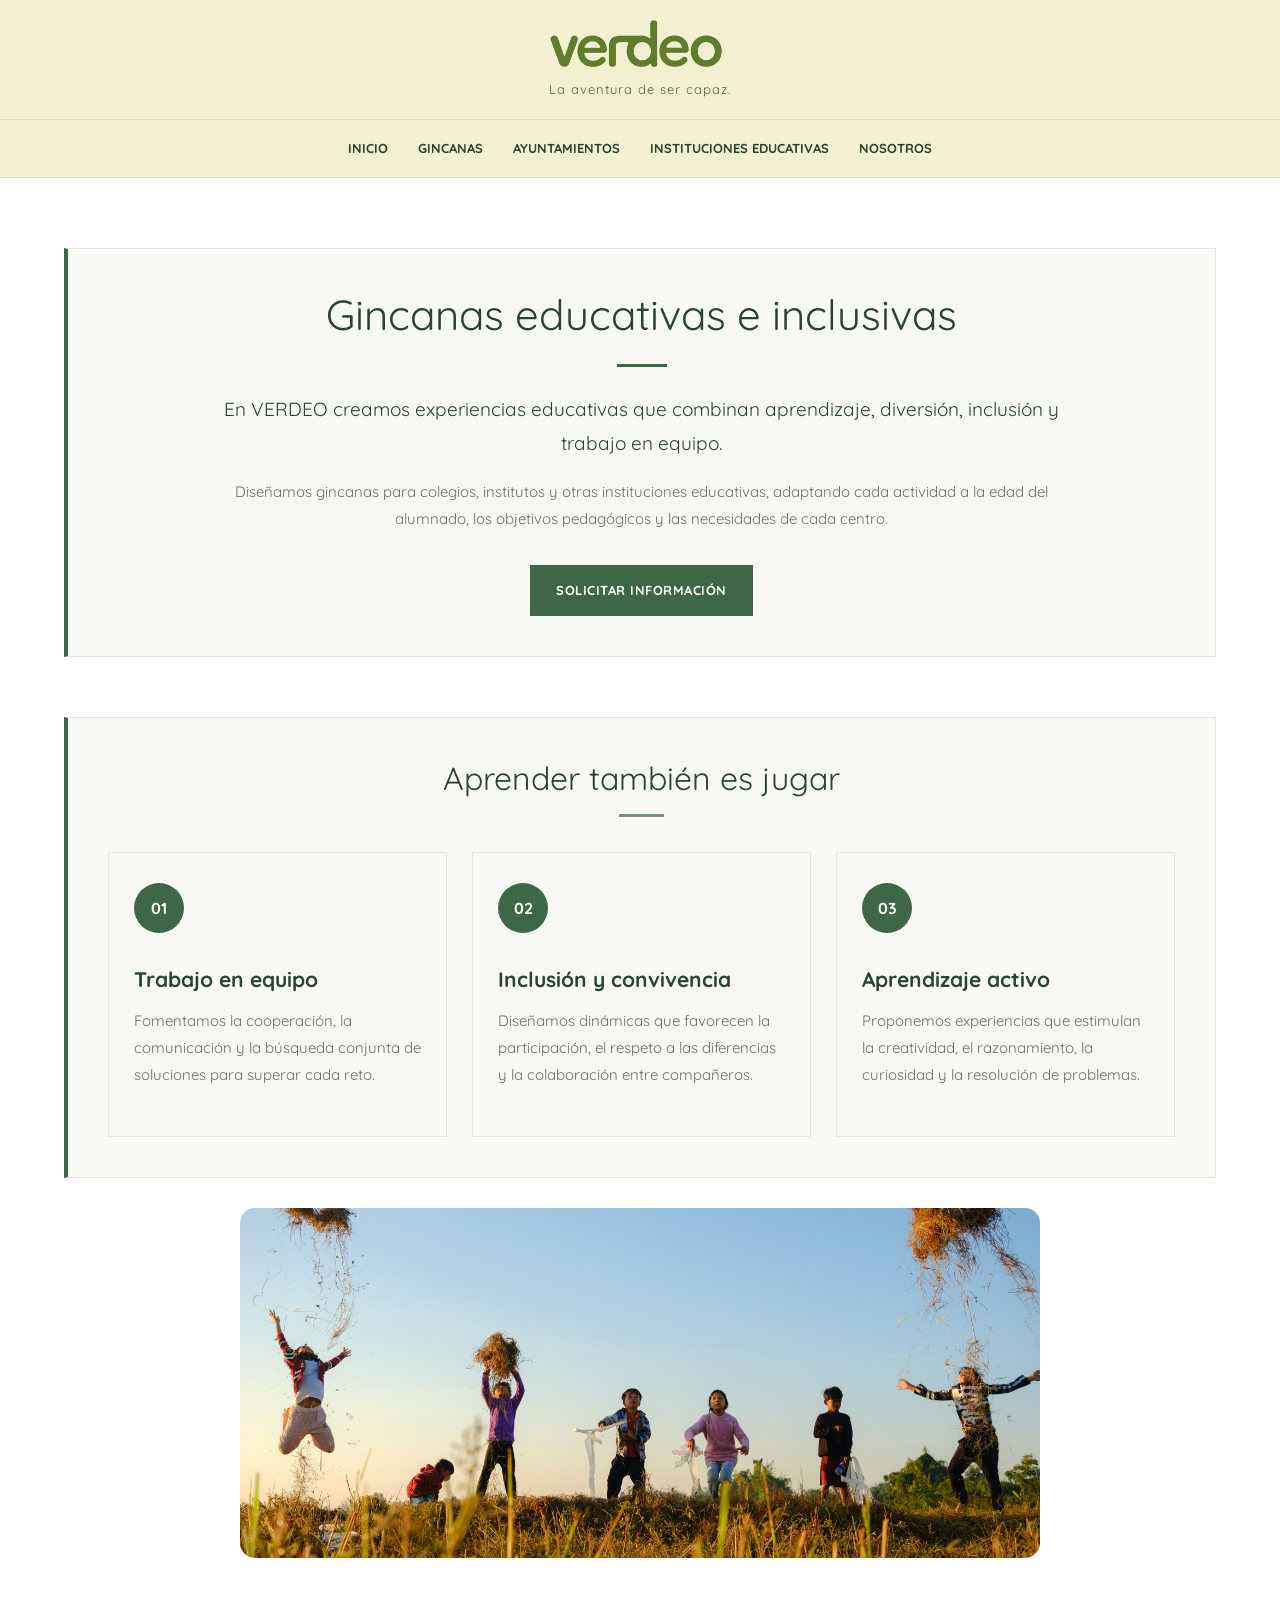
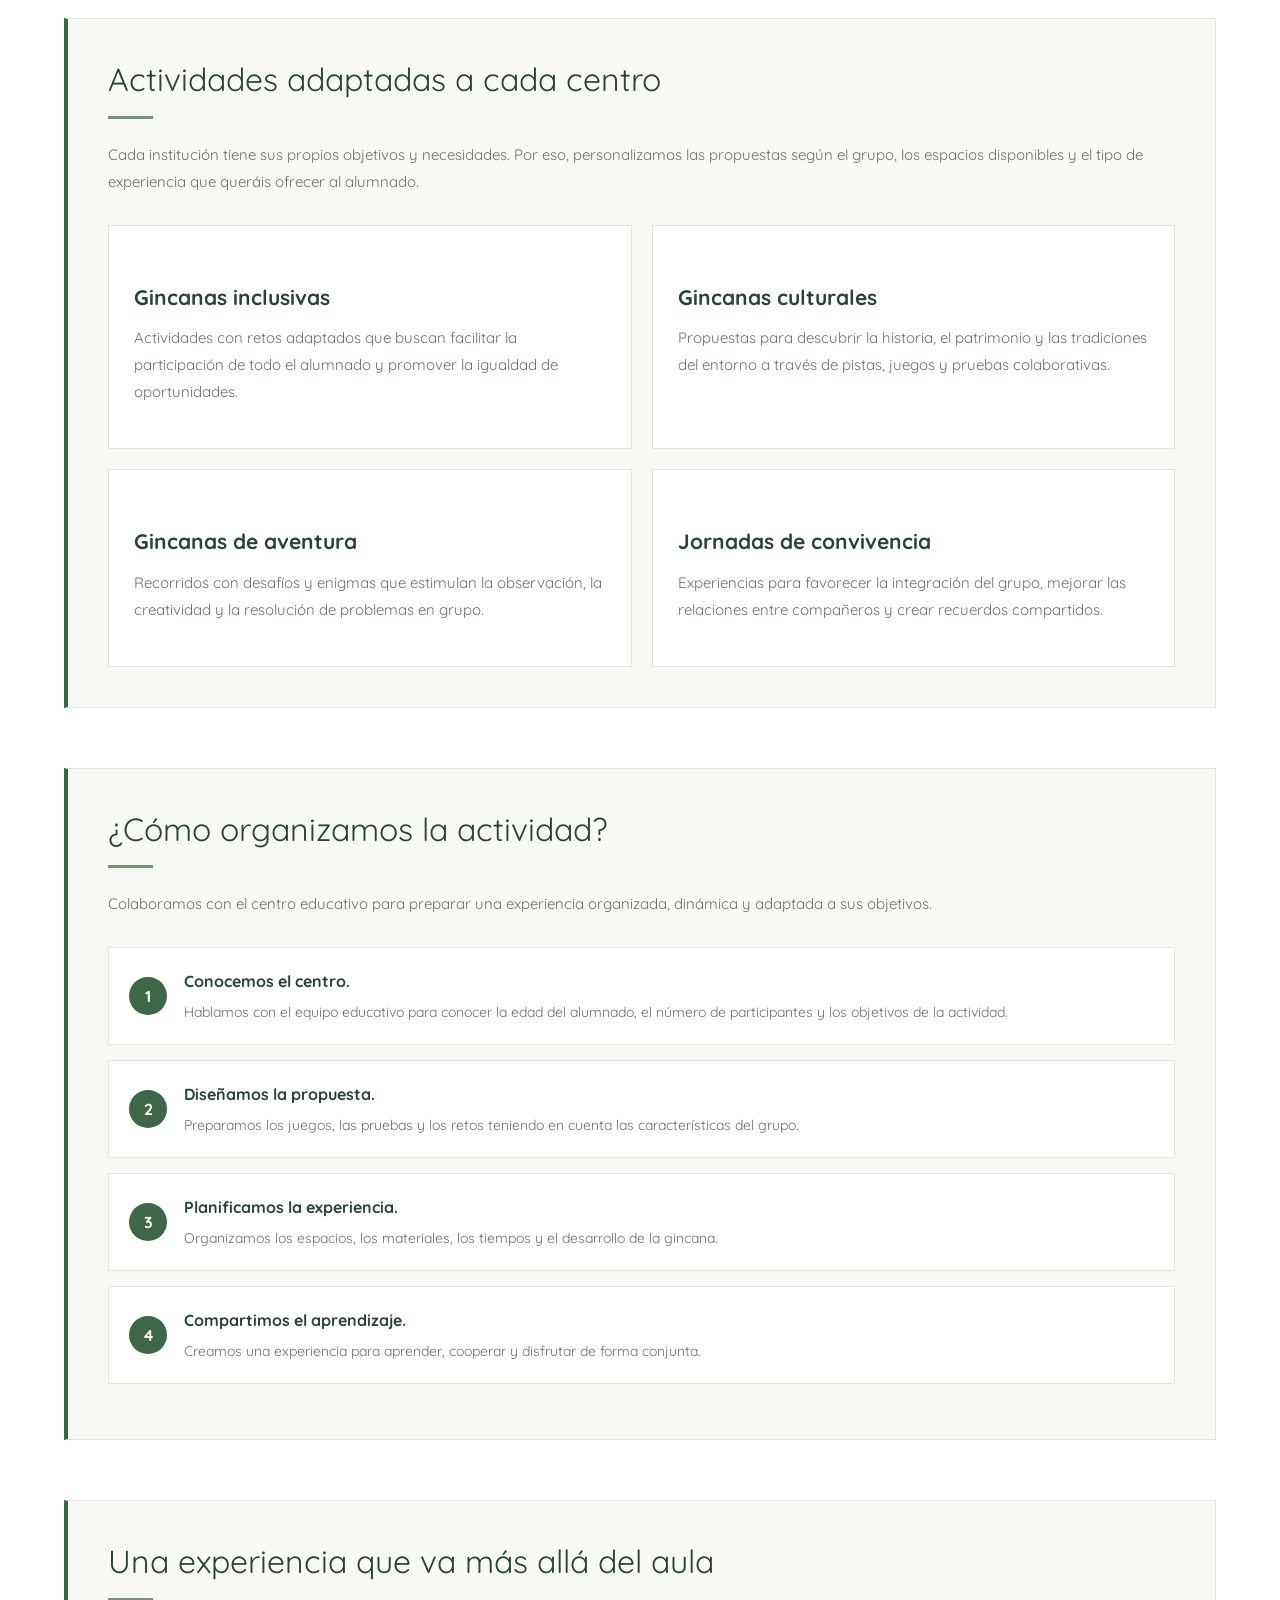
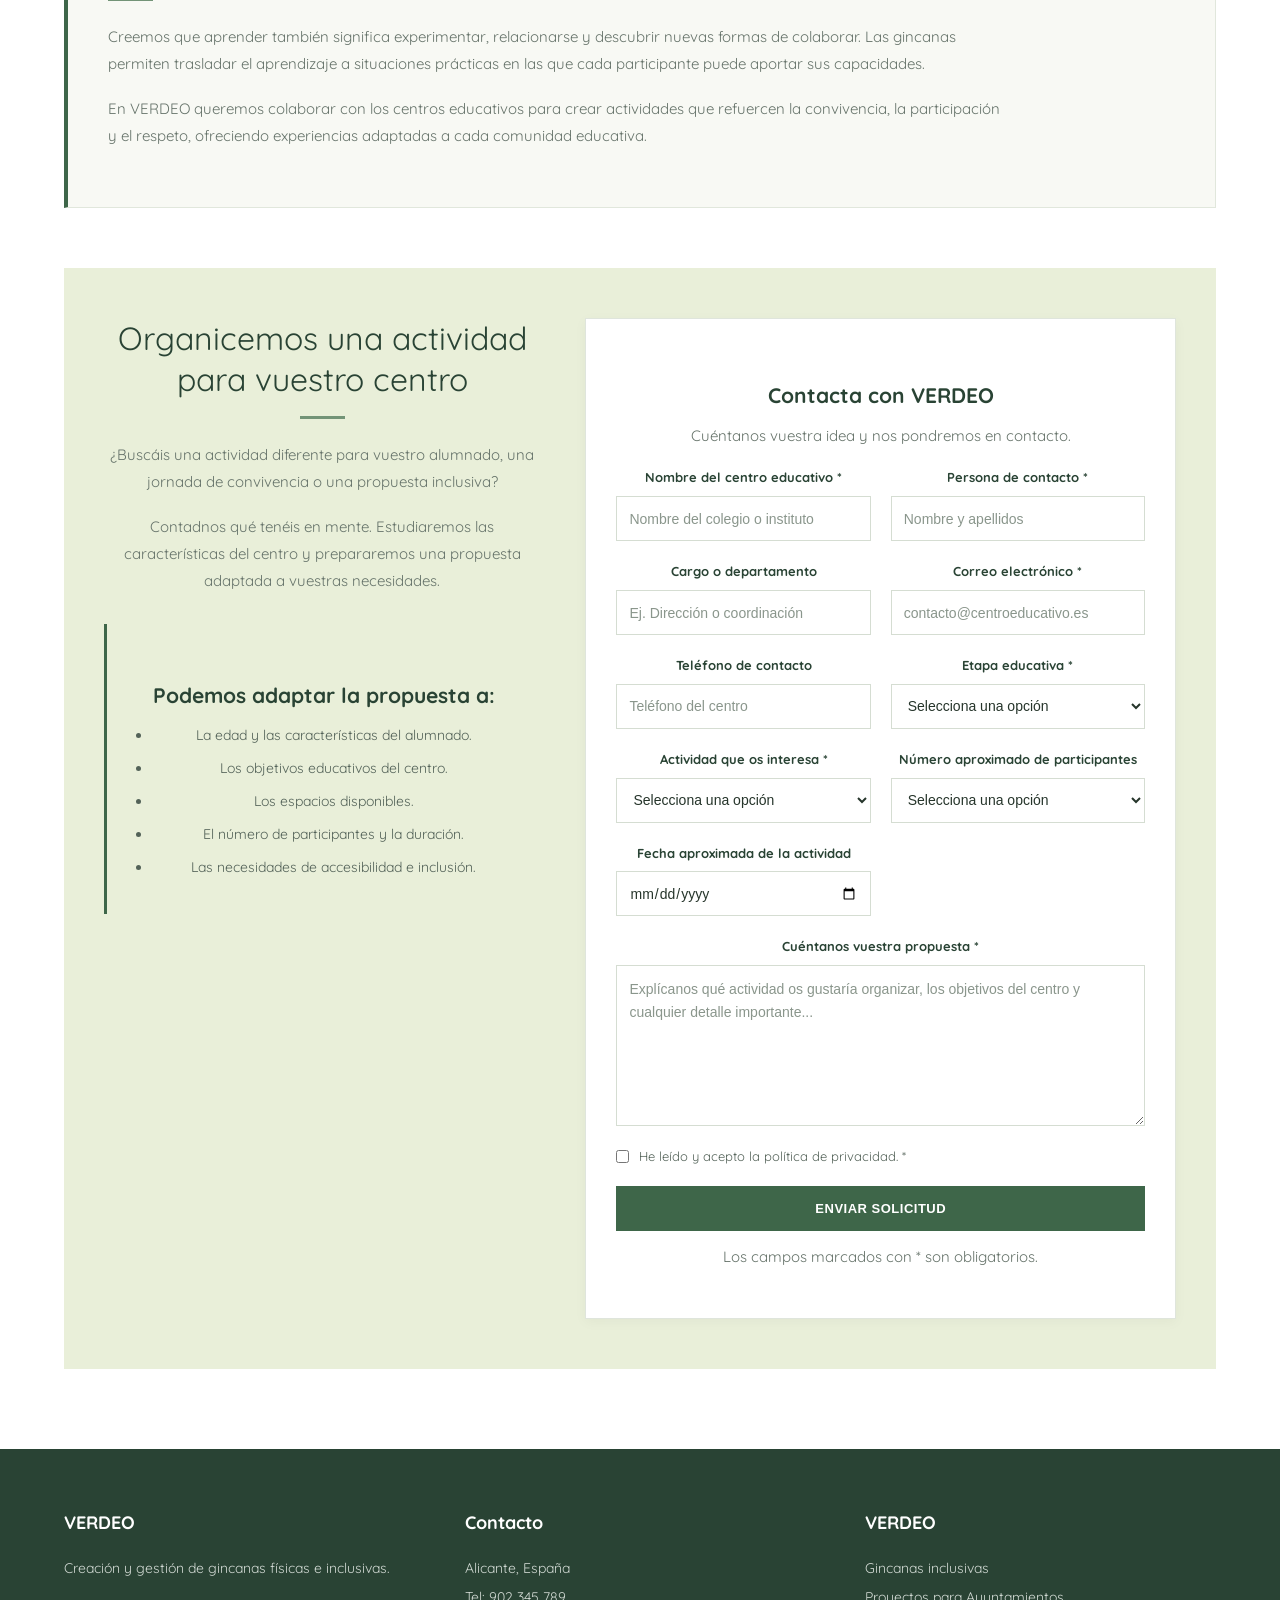
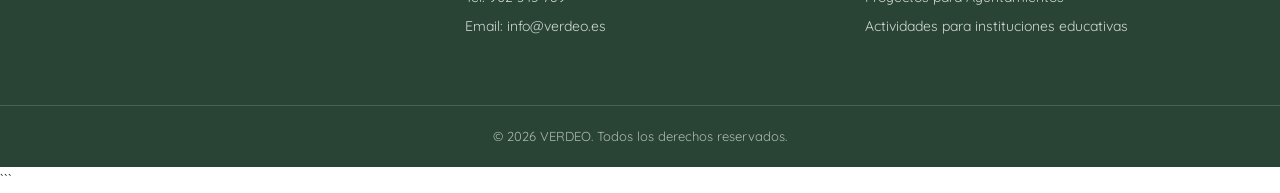
<file: instituciones-educativas.html>
<!DOCTYPE html>
<html lang="es">

<head>
    <meta charset="UTF-8">
    <meta name="viewport" content="width=device-width, initial-scale=1.0">

    <title>VERDEO | Mi página</title>

    <!-- CSS COMPARTIDO -->
    <link rel="stylesheet" href="./todo.css">

    
<link rel="preconnect" href="https://fonts.googleapis.com">
<link rel="preconnect" href="https://fonts.gstatic.com" crossorigin>
<link href="https://fonts.googleapis.com/css2?family=Quicksand:wght@400;500;600;700&display=swap" rel="stylesheet">


</head>

<body>

    <!-- CABECERA -->

    <header class="cabecera">

        <div class="logo">

            <img src="img/LOGOf-04.png" alt="Logo de VERDEO">

            <p>
               La aventura de ser capaz.
            </p>

        </div>

        <!-- MENÚ -->

        <nav class="menu">
            
            <a href="index.html">INICIO</a>
            
            <a href="gincanas.html">GINCANAS</a>

            <a href="ayuntamientos.html">AYUNTAMIENTOS</a>

            <a href="instituciones-educativas.html">
                INSTITUCIONES EDUCATIVAS
            </a>

            <a href="nosotros.html">NOSOTROS</a>

        </nav>

    </header>


  <!-- CONTENIDO PRINCIPAL: INSTITUCIONES EDUCATIVAS -->

<main class="contenido instituciones">

    <!-- PRESENTACIÓN -->

    <section class="presentacion-educativa">

        <h1>Gincanas educativas e inclusivas</h1>

        <p class="intro-educativa">
            En VERDEO creamos experiencias educativas que combinan
            aprendizaje, diversión, inclusión y trabajo en equipo.
        </p>

        <p>
            Diseñamos gincanas para colegios, institutos y otras
            instituciones educativas, adaptando cada actividad a
            la edad del alumnado, los objetivos pedagógicos y las
            necesidades de cada centro.
        </p>

        <a href="#contacto-educativo" class="boton-educativo">
            SOLICITAR INFORMACIÓN
        </a>

    </section>


    <!-- BENEFICIOS EDUCATIVOS -->

    <section class="beneficios-educativos">

        <h2>Aprender también es jugar</h2>

        <div class="beneficios-grid">

            <article class="beneficio-educativo">

                <div class="beneficio-numero">01</div>

                <h3>Trabajo en equipo</h3>

                <p>
                    Fomentamos la cooperación, la comunicación y
                    la búsqueda conjunta de soluciones para superar
                    cada reto.
                </p>

            </article>

            <article class="beneficio-educativo">

                <div class="beneficio-numero">02</div>

                <h3>Inclusión y convivencia</h3>

                <p>
                    Diseñamos dinámicas que favorecen la participación,
                    el respeto a las diferencias y la colaboración
                    entre compañeros.
                </p>

            </article>

            <article class="beneficio-educativo">

                <div class="beneficio-numero">03</div>

                <h3>Aprendizaje activo</h3>

                <p>
                    Proponemos experiencias que estimulan la creatividad,
                    el razonamiento, la curiosidad y la resolución
                    de problemas.
                </p>

            </article>

        </div>

    </section>

<img
    src="img/pexels-saretsayon-37597549.jpg"
    alt="Participantes disfrutando de una actividad educativa"
    class="imagen-educativa"
>
    <!-- TIPOS DE ACTIVIDADES -->

    <section class="tipos-educativos">

        <h2>Actividades adaptadas a cada centro</h2>

        <p>
            Cada institución tiene sus propios objetivos y necesidades.
            Por eso, personalizamos las propuestas según el grupo,
            los espacios disponibles y el tipo de experiencia que
            queráis ofrecer al alumnado.
        </p>

        <div class="tipos-grid">

            <article class="tipo-educativo">

                <h3>Gincanas inclusivas</h3>

                <p>
                    Actividades con retos adaptados que buscan facilitar
                    la participación de todo el alumnado y promover
                    la igualdad de oportunidades.
                </p>

            </article>

            <article class="tipo-educativo">

                <h3>Gincanas culturales</h3>

                <p>
                    Propuestas para descubrir la historia, el patrimonio
                    y las tradiciones del entorno a través de pistas,
                    juegos y pruebas colaborativas.
                </p>

            </article>

            <article class="tipo-educativo">

                <h3>Gincanas de aventura</h3>

                <p>
                    Recorridos con desafíos y enigmas que estimulan
                    la observación, la creatividad y la resolución
                    de problemas en grupo.
                </p>

            </article>

            <article class="tipo-educativo">

                <h3>Jornadas de convivencia</h3>

                <p>
                    Experiencias para favorecer la integración del grupo,
                    mejorar las relaciones entre compañeros y crear
                    recuerdos compartidos.
                </p>

            </article>

        </div>

    </section>


    <!-- CÓMO TRABAJAMOS -->

    <section class="metodologia-educativa">

        <h2>¿Cómo organizamos la actividad?</h2>

        <p>
            Colaboramos con el centro educativo para preparar una
            experiencia organizada, dinámica y adaptada a sus objetivos.
        </p>

        <ol class="pasos-educativos">

            <li>

                <strong>Conocemos el centro.</strong>

                <span>
                    Hablamos con el equipo educativo para conocer
                    la edad del alumnado, el número de participantes
                    y los objetivos de la actividad.
                </span>

            </li>

            <li>

                <strong>Diseñamos la propuesta.</strong>

                <span>
                    Preparamos los juegos, las pruebas y los retos
                    teniendo en cuenta las características del grupo.
                </span>

            </li>

            <li>

                <strong>Planificamos la experiencia.</strong>

                <span>
                    Organizamos los espacios, los materiales,
                    los tiempos y el desarrollo de la gincana.
                </span>

            </li>

            <li>

                <strong>Compartimos el aprendizaje.</strong>

                <span>
                    Creamos una experiencia para aprender, cooperar
                    y disfrutar de forma conjunta.
                </span>

            </li>

        </ol>

    </section>


    <!-- OBJETIVO EDUCATIVO -->

    <section class="objetivo-educativo">

        <h2>Una experiencia que va más allá del aula</h2>

        <p>
            Creemos que aprender también significa experimentar,
            relacionarse y descubrir nuevas formas de colaborar.
            Las gincanas permiten trasladar el aprendizaje a situaciones
            prácticas en las que cada participante puede aportar
            sus capacidades.
        </p>

        <p>
            En VERDEO queremos colaborar con los centros educativos
            para crear actividades que refuercen la convivencia,
            la participación y el respeto, ofreciendo experiencias
            adaptadas a cada comunidad educativa.
        </p>

    </section>


    <!-- CONTACTO PARA CENTROS EDUCATIVOS -->

    <section class="contacto-educativo" id="contacto-educativo">

        <div class="contacto-educativo-texto">

            <h2>Organicemos una actividad para vuestro centro</h2>

            <p>
                ¿Buscáis una actividad diferente para vuestro alumnado,
                una jornada de convivencia o una propuesta inclusiva?
            </p>

            <p>
                Contadnos qué tenéis en mente. Estudiaremos las
                características del centro y prepararemos una propuesta
                adaptada a vuestras necesidades.
            </p>

            <div class="nota-educativa">

                <h3>Podemos adaptar la propuesta a:</h3>

                <ul>

                    <li>La edad y las características del alumnado.</li>

                    <li>Los objetivos educativos del centro.</li>

                    <li>Los espacios disponibles.</li>

                    <li>El número de participantes y la duración.</li>

                    <li>Las necesidades de accesibilidad e inclusión.</li>

                </ul>

            </div>

        </div>


        <!-- FORMULARIO -->

        <div class="formulario-educativo-contenedor">

            <h3>Contacta con VERDEO</h3>

            <p class="descripcion-formulario">
                Cuéntanos vuestra idea y nos pondremos en contacto.
            </p>

            <form class="formulario-educativo"
                  action="#"
                  method="post">

                <div class="campo-educativo">

                    <label for="centro">
                        Nombre del centro educativo *
                    </label>

                    <input
                        type="text"
                        id="centro"
                        name="centro"
                        placeholder="Nombre del colegio o instituto"
                        required
                    >

                </div>


                <div class="campo-educativo">

                    <label for="persona-educativa">
                        Persona de contacto *
                    </label>

                    <input
                        type="text"
                        id="persona-educativa"
                        name="contacto"
                        placeholder="Nombre y apellidos"
                        autocomplete="name"
                        required
                    >

                </div>


                <div class="campo-educativo">

                    <label for="cargo-educativo">
                        Cargo o departamento
                    </label>

                    <input
                        type="text"
                        id="cargo-educativo"
                        name="cargo"
                        placeholder="Ej. Dirección o coordinación"
                    >

                </div>


                <div class="campo-educativo">

                    <label for="email-educativo">
                        Correo electrónico *
                    </label>

                    <input
                        type="email"
                        id="email-educativo"
                        name="email"
                        placeholder="contacto@centroeducativo.es"
                        autocomplete="email"
                        required
                    >

                </div>


                <div class="campo-educativo">

                    <label for="telefono-educativo">
                        Teléfono de contacto
                    </label>

                    <input
                        type="tel"
                        id="telefono-educativo"
                        name="telefono"
                        placeholder="Teléfono del centro"
                        autocomplete="tel"
                    >

                </div>


                <div class="campo-educativo">

                    <label for="nivel-educativo">
                        Etapa educativa *
                    </label>

                    <select
                        id="nivel-educativo"
                        name="etapa"
                        required
                    >

                        <option value="">
                            Selecciona una opción
                        </option>

                        <option value="infantil">
                            Educación Infantil
                        </option>

                        <option value="primaria">
                            Educación Primaria
                        </option>

                        <option value="secundaria">
                            Educación Secundaria
                        </option>

                        <option value="bachillerato">
                            Bachillerato
                        </option>

                        <option value="formacion-profesional">
                            Formación Profesional
                        </option>

                        <option value="otros">
                            Otros
                        </option>

                    </select>

                </div>


                <div class="campo-educativo">

                    <label for="tipo-educativo">
                        Actividad que os interesa *
                    </label>

                    <select
                        id="tipo-educativo"
                        name="tipo_actividad"
                        required
                    >

                        <option value="">
                            Selecciona una opción
                        </option>

                        <option value="inclusiva">
                            Gincana inclusiva
                        </option>

                        <option value="cultural">
                            Gincana cultural
                        </option>

                        <option value="aventura">
                            Gincana de aventura
                        </option>

                        <option value="convivencia">
                            Jornada de convivencia
                        </option>

                        <option value="personalizada">
                            Propuesta personalizada
                        </option>

                    </select>

                </div>


                <div class="campo-educativo">

                    <label for="numero-alumnos">
                        Número aproximado de participantes
                    </label>

                    <select
                        id="numero-alumnos"
                        name="participantes"
                    >

                        <option value="">
                            Selecciona una opción
                        </option>

                        <option value="menos-25">
                            Menos de 25
                        </option>

                        <option value="25-50">
                            De 25 a 50
                        </option>

                        <option value="51-100">
                            De 51 a 100
                        </option>

                        <option value="mas-100">
                            Más de 100
                        </option>

                        <option value="por-determinar">
                            Por determinar
                        </option>

                    </select>

                </div>


                <div class="campo-educativo">

                    <label for="fecha-educativa">
                        Fecha aproximada de la actividad
                    </label>

                    <input
                        type="date"
                        id="fecha-educativa"
                        name="fecha"
                    >

                </div>


                <div class="campo-educativo campo-educativo-completo">

                    <label for="mensaje-educativo">
                        Cuéntanos vuestra propuesta *
                    </label>

                    <textarea
                        id="mensaje-educativo"
                        name="mensaje"
                        rows="6"
                        placeholder="Explícanos qué actividad os gustaría organizar, los objetivos del centro y cualquier detalle importante..."
                        required
                    ></textarea>

                </div>


                <div class="campo-educativo campo-educativo-completo">

                    <label class="aceptacion-educativa">

                        <input
                            type="checkbox"
                            name="privacidad"
                            required
                        >

                        <span>
                            He leído y acepto la política de privacidad. *
                        </span>

                    </label>

                </div>


                <div class="campo-educativo-completo">

                    <button
                        type="submit"
                        class="boton-enviar-educativo"
                    >
                        ENVIAR SOLICITUD
                    </button>

                    <p class="nota-formulario-educativo">
                        Los campos marcados con * son obligatorios.
                    </p>

                </div>

            </form>

        </div>

    </section>

</main>

<!-- FIN DEL CONTENIDO PRINCIPAL -->


    <!-- PIE DE PÁGINA -->

    <footer>

        <div class="footer-contenido">

            <div>

                <h3>VERDEO</h3>

                <p>
                    Creación y gestión de gincanas
                    físicas e inclusivas.
                </p>

            </div>

            <div>

                <h3>Contacto</h3>

                <p>Alicante, España</p>

                <p>Tel: 902 345 789</p>

                <p>Email: info@verdeo.es</p>

            </div>

            <div>

                <h3>VERDEO</h3>

                <p>Gincanas inclusivas</p>

                <p>Proyectos para Ayuntamientos</p>

                <p>Actividades para instituciones educativas</p>

            </div>

        </div>

        <div class="copyright">

            <p>
                © 2026 VERDEO. Todos los derechos reservados.
            </p>

        </div>

    </footer>

</body>

</html>
```
</file>
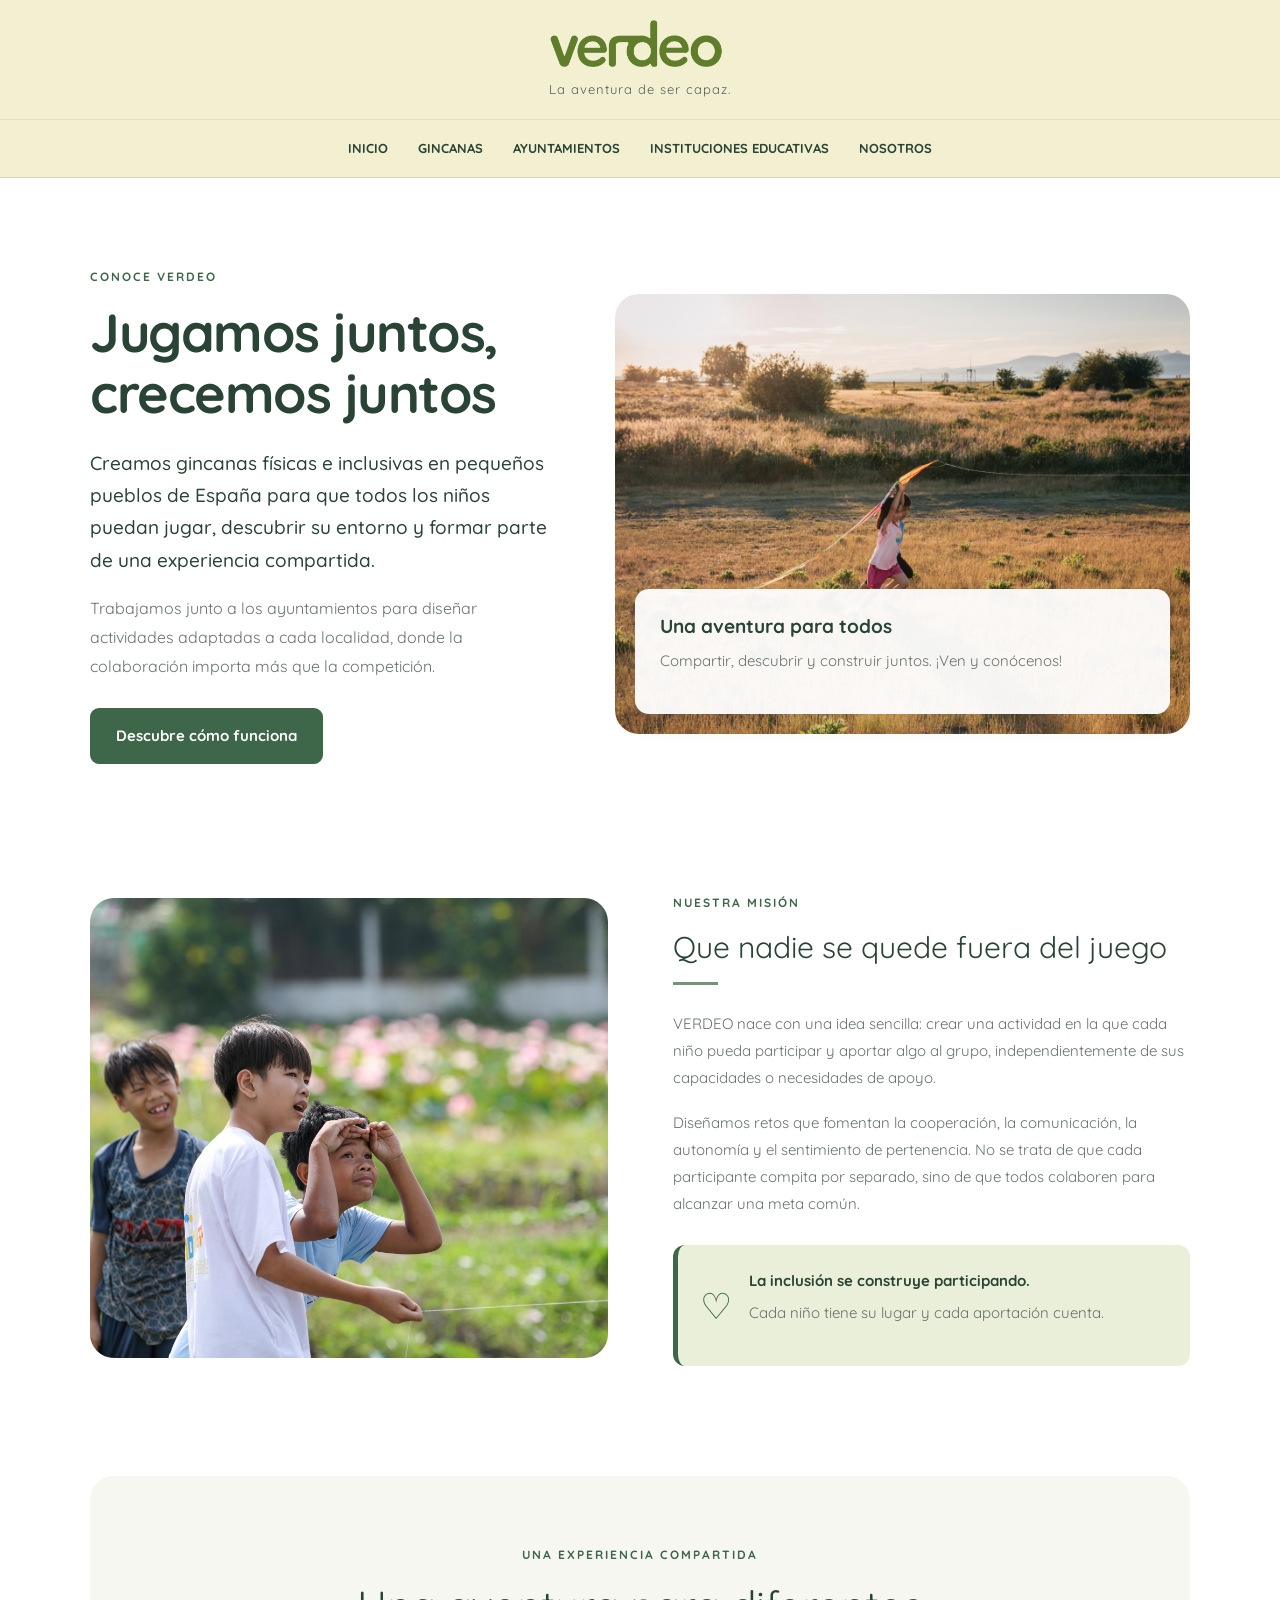
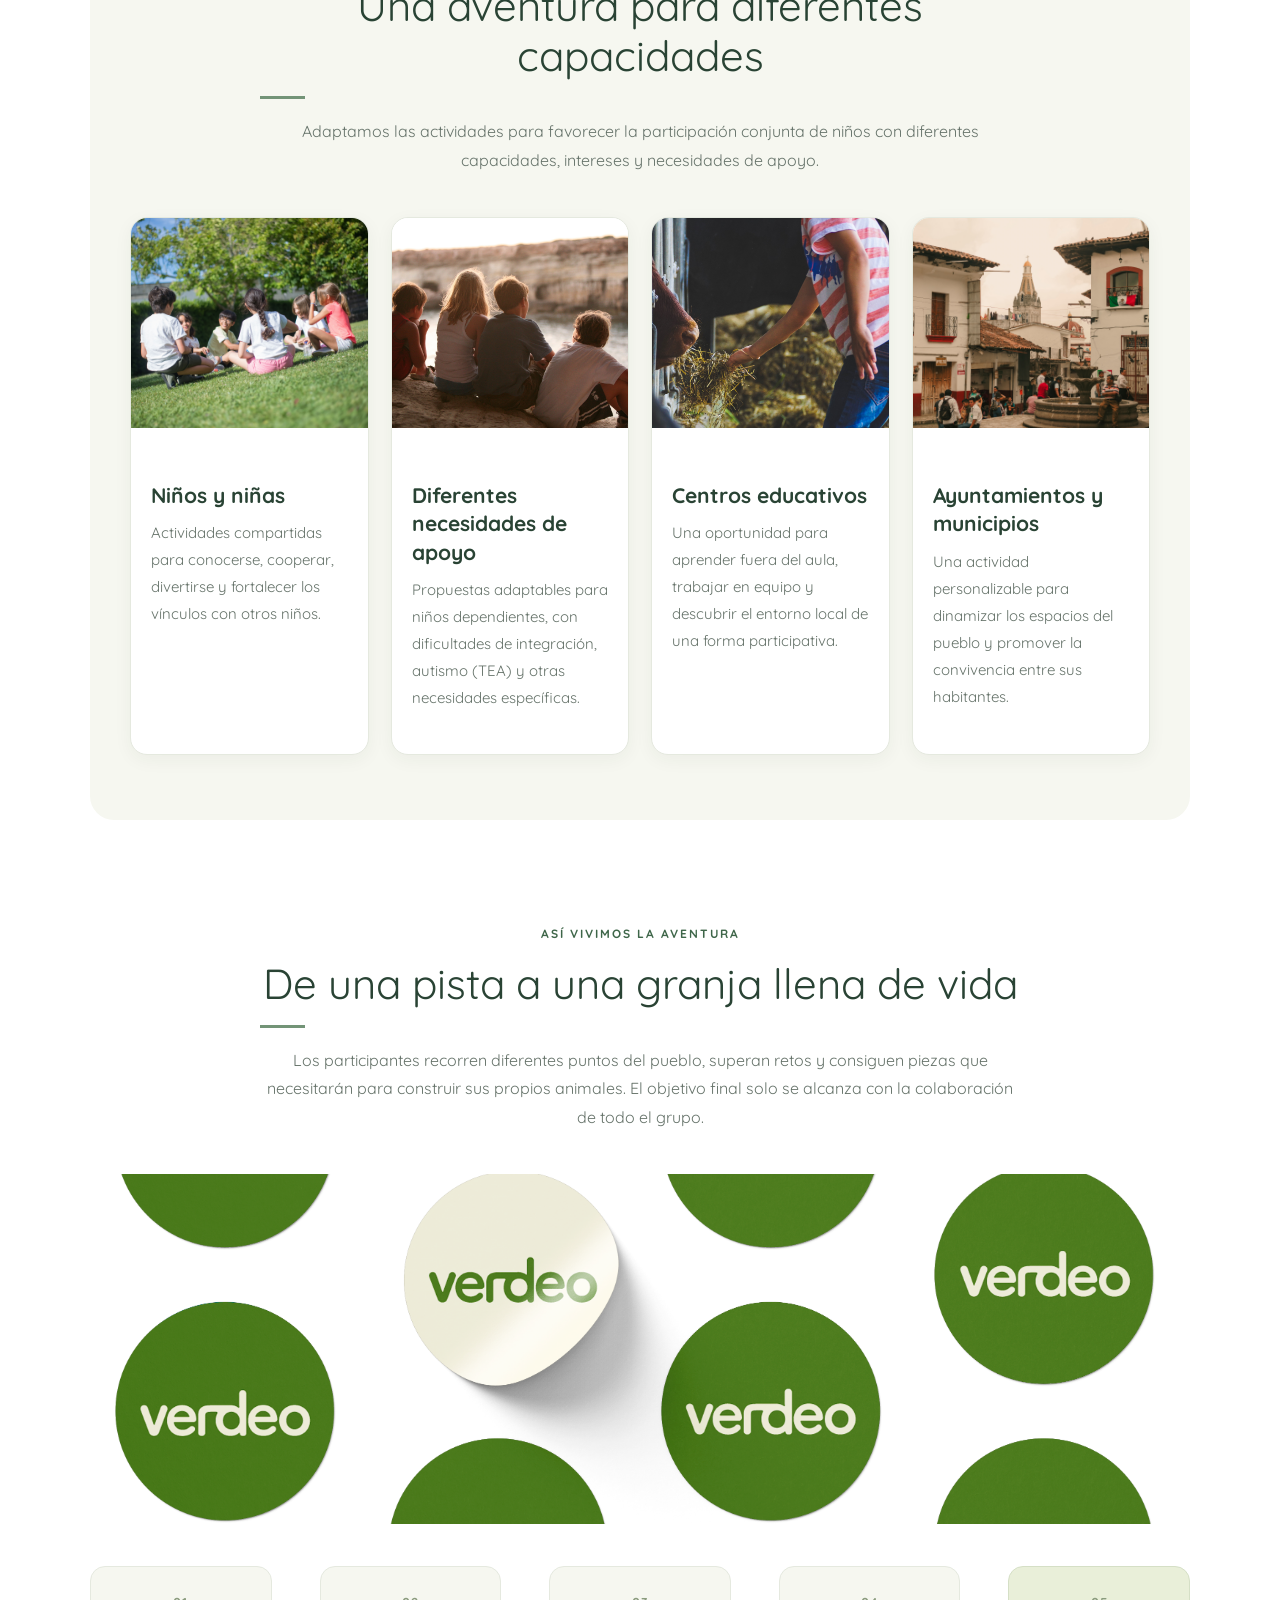
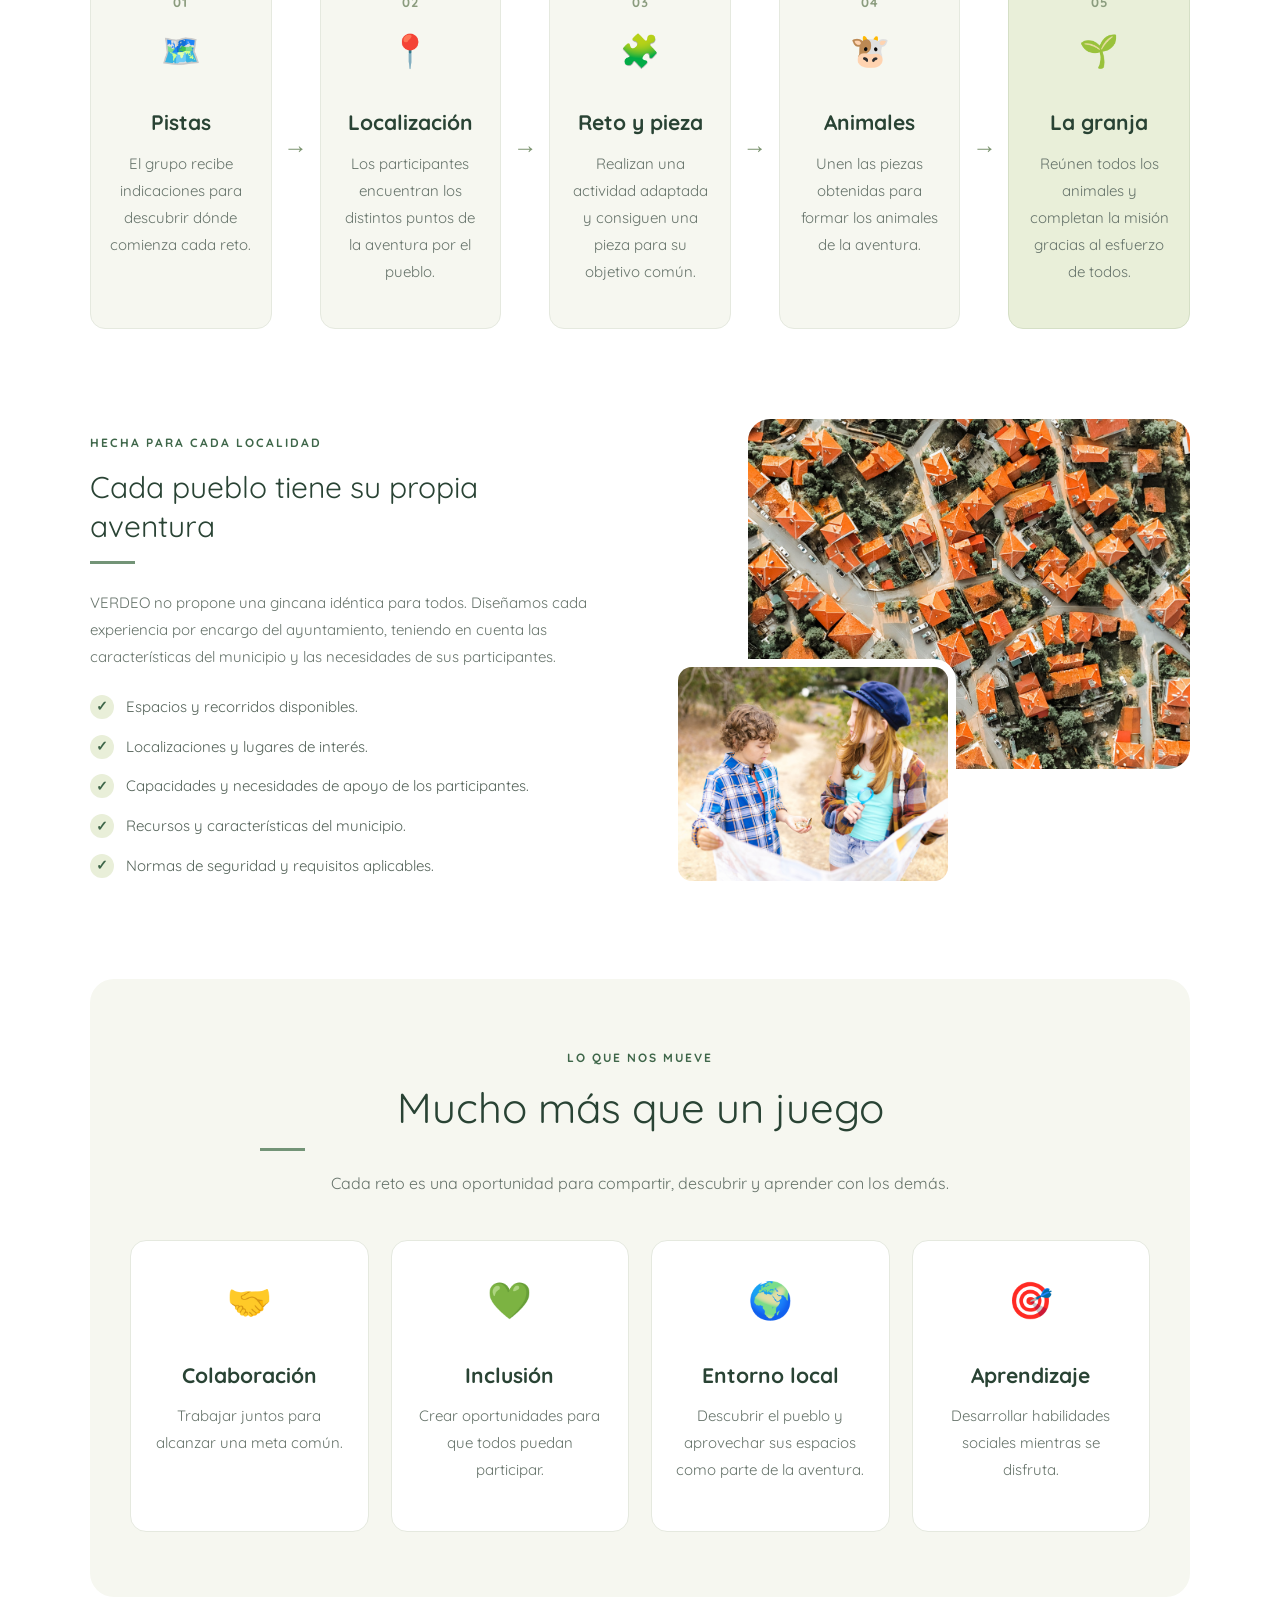
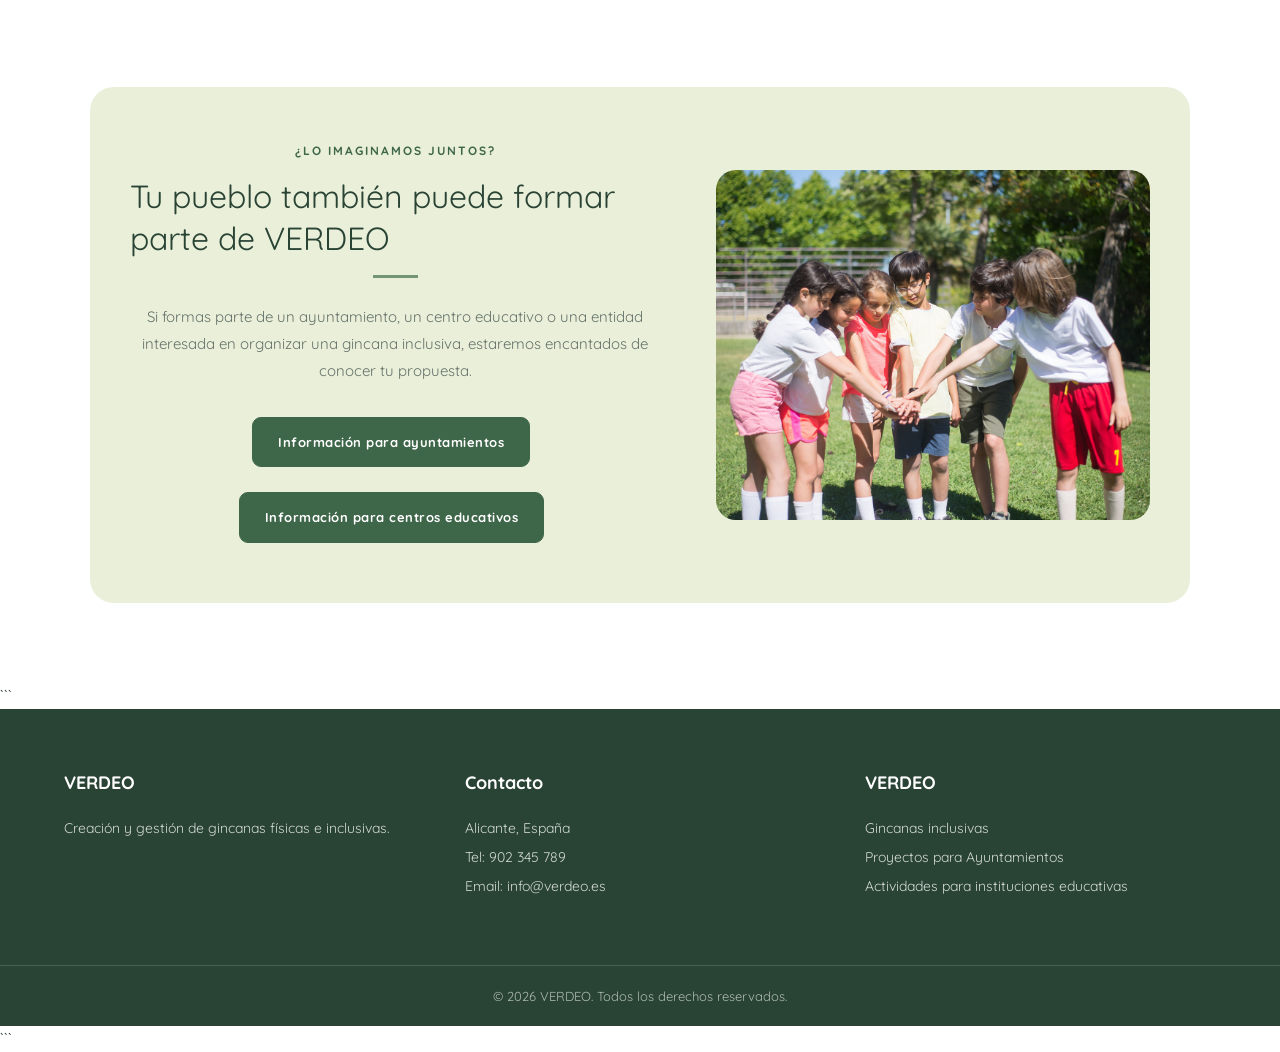
<file: nosotros.html>
<!DOCTYPE html>
<html lang="es">

<head>
    <meta charset="UTF-8">
    <meta name="viewport" content="width=device-width, initial-scale=1.0">

    <title>VERDEO | Mi página</title>

    <!-- CSS COMPARTIDO -->
    <link rel="stylesheet" href="./todo.css">

    
<link rel="preconnect" href="https://fonts.googleapis.com">
<link rel="preconnect" href="https://fonts.gstatic.com" crossorigin>
<link href="https://fonts.googleapis.com/css2?family=Quicksand:wght@400;500;600;700&display=swap" rel="stylesheet">


</head>

<body>

    <!-- CABECERA -->

    <header class="cabecera">

        <div class="logo">

            <img src="img/LOGOf-04.png" alt="Logo de VERDEO">

            <p>
                La aventura de ser capaz.
            </p>

        </div>

        <!-- MENÚ -->

        <nav class="menu">
            
            <a href="index.html">INICIO</a>
            
            <a href="gincanas.html">GINCANAS</a>

            <a href="ayuntamientos.html">AYUNTAMIENTOS</a>

            <a href="instituciones-educativas.html">
                INSTITUCIONES EDUCATIVAS
            </a>

            <a href="nosotros.html">NOSOTROS</a>

        </nav>

    </header>


    <!-- CONTENIDO PRINCIPAL: NOSOTROS -->
<main class="contenido nosotros">

    <!-- PRESENTACIÓN -->
    <section class="nosotros-hero">
        <div class="nosotros-hero-texto">
            <span class="etiqueta-nosotros">CONOCE VERDEO</span>

            <h1>Jugamos juntos, crecemos juntos</h1>

            <p class="nosotros-intro">
                Creamos gincanas físicas e inclusivas en pequeños pueblos
                de España para que todos los niños puedan jugar, descubrir
                su entorno y formar parte de una experiencia compartida.
            </p>

            <p>
                Trabajamos junto a los ayuntamientos para diseñar actividades
                adaptadas a cada localidad, donde la colaboración importa
                más que la competición.
            </p>

            <a href="#como-funciona" class="boton-nosotros">
                Descubre cómo funciona
            </a>
        </div>

        <div class="nosotros-hero-imagen">
            <!-- Sustituye esta ruta por tu fotografía -->
            <img
                src="img/imcapricorn-kids-6549271.jpg"
                alt="Niños participando juntos en una gincana inclusiva al aire libre"
                loading="eager"
            >
            <div class="imagen-destacada-texto">
                <span>Una aventura para todos</span>
                <p>Compartir, descubrir y construir juntos. ¡Ven y conócenos!</p>
            </div>
        </div>
    </section>


    <!-- NUESTRA MISIÓN -->
    <section class="mision-nosotros">
        <div class="mision-imagen">
            <img
                src="img/trungkhang-children-7782100.jpg"
                alt="Niños colaborando para resolver un reto en equipo"
                loading="lazy"
            >
        </div>

        <div class="mision-texto">
            <span class="etiqueta-nosotros">NUESTRA MISIÓN</span>

            <h2>Que nadie se quede fuera del juego</h2>

            <p>
                VERDEO nace con una idea sencilla: crear una actividad en
                la que cada niño pueda participar y aportar algo al grupo,
                independientemente de sus capacidades o necesidades de apoyo.
            </p>

            <p>
                Diseñamos retos que fomentan la cooperación, la comunicación,
                la autonomía y el sentimiento de pertenencia. No se trata
                de que cada participante compita por separado, sino de que
                todos colaboren para alcanzar una meta común.
            </p>

            <div class="mision-destacado">
                <span class="mision-icono" aria-hidden="true">♡</span>
                <p>
                    <strong>La inclusión se construye participando.</strong>
                    Cada niño tiene su lugar y cada aportación cuenta.
                </p>
            </div>
        </div>
    </section>


    <!-- A QUIÉN VA DIRIGIDO -->
    <section class="publico-nosotros">
        <div class="encabezado-seccion-nosotros">
            <span class="etiqueta-nosotros">UNA EXPERIENCIA COMPARTIDA</span>

            <h2>Una aventura para diferentes capacidades</h2>

            <p>
                Adaptamos las actividades para favorecer la participación
                conjunta de niños con diferentes capacidades, intereses
                y necesidades de apoyo.
            </p>
        </div>

        <div class="publico-grid">

            <article class="publico-tarjeta">
                <div class="publico-imagen">
                    <img
                        src="img/pexels-kampus-8813526.jpg"
                        alt="Grupo de niños colaborando en una actividad"
                        loading="lazy"
                    >
                </div>

                <div class="publico-contenido">
                    <h3>Niños y niñas</h3>
                    <p>
                        Actividades compartidas para conocerse, cooperar,
                        divertirse y fortalecer los vínculos con otros niños.
                    </p>
                </div>
            </article>

            <article class="publico-tarjeta">
                <div class="publico-imagen">
                    <img
                        src="img/florendia-friendship-4273865.jpg"
                        alt="Niños participando en una actividad inclusiva"
                        loading="lazy"
                    >
                </div>

                <div class="publico-contenido">
                    <h3>Diferentes necesidades de apoyo</h3>
                    <p>
                        Propuestas adaptables para niños dependientes,
                        con dificultades de integración, autismo (TEA)
                        y otras necesidades específicas.
                    </p>
                </div>
            </article>

            <article class="publico-tarjeta">
                <div class="publico-imagen">
                    <img
                        src="img/pexels-suju-1430639.jpg"
                        alt="Actividad educativa en un entorno de pueblo"
                        loading="lazy"
                    >
                </div>

                <div class="publico-contenido">
                    <h3>Centros educativos</h3>
                    <p>
                        Una oportunidad para aprender fuera del aula,
                        trabajar en equipo y descubrir el entorno local
                        de una forma participativa.
                    </p>
                </div>
            </article>

            <article class="publico-tarjeta">
                <div class="publico-imagen">
                    <img
                        src="img/pexels-andrea-roman-291935393-24889553.jpg"
                        alt="Plaza de un pequeño municipio español"
                        loading="lazy"
                    >
                </div>

                <div class="publico-contenido">
                    <h3>Ayuntamientos y municipios</h3>
                    <p>
                        Una actividad personalizable para dinamizar
                        los espacios del pueblo y promover la convivencia
                        entre sus habitantes.
                    </p>
                </div>
            </article>

        </div>
    </section>


    <!-- CÓMO FUNCIONA -->
    <section class="funcionamiento-nosotros" id="como-funciona">
        <div class="encabezado-seccion-nosotros">
            <span class="etiqueta-nosotros">ASÍ VIVIMOS LA AVENTURA</span>

            <h2>De una pista a una granja llena de vida</h2>

            <p>
                Los participantes recorren diferentes puntos del pueblo,
                superan retos y consiguen piezas que necesitarán para
                construir sus propios animales. El objetivo final solo
                se alcanza con la colaboración de todo el grupo.
            </p>
        </div>

        <div class="funcionamiento-imagen">
            <img
                src="img/pegatinas 2.png"
                alt="Piezas de animales y materiales de una gincana infantil"
                loading="lazy"
            >
        </div>

        <div class="pasos-nosotros">

            <article class="paso-nosotros">
                <span class="paso-numero">01</span>
                <span class="paso-icono" aria-hidden="true">🗺️</span>
                <h3>Pistas</h3>
                <p>
                    El grupo recibe indicaciones para descubrir
                    dónde comienza cada reto.
                </p>
            </article>

            <div class="flecha-pasos" aria-hidden="true">→</div>

            <article class="paso-nosotros">
                <span class="paso-numero">02</span>
                <span class="paso-icono" aria-hidden="true">📍</span>
                <h3>Localización</h3>
                <p>
                    Los participantes encuentran los distintos puntos
                    de la aventura por el pueblo.
                </p>
            </article>

            <div class="flecha-pasos" aria-hidden="true">→</div>

            <article class="paso-nosotros">
                <span class="paso-numero">03</span>
                <span class="paso-icono" aria-hidden="true">🧩</span>
                <h3>Reto y pieza</h3>
                <p>
                    Realizan una actividad adaptada y consiguen
                    una pieza para su objetivo común.
                </p>
            </article>

            <div class="flecha-pasos" aria-hidden="true">→</div>

            <article class="paso-nosotros">
                <span class="paso-numero">04</span>
                <span class="paso-icono" aria-hidden="true">🐮</span>
                <h3>Animales</h3>
                <p>
                    Unen las piezas obtenidas para formar
                    los animales de la aventura.
                </p>
            </article>

            <div class="flecha-pasos" aria-hidden="true">→</div>

            <article class="paso-nosotros paso-final">
                <span class="paso-numero">05</span>
                <span class="paso-icono" aria-hidden="true">🌱</span>
                <h3>La granja</h3>
                <p>
                    Reúnen todos los animales y completan la misión
                    gracias al esfuerzo de todos.
                </p>
            </article>

        </div>

    </section>


    <!-- ADAPTACIÓN A CADA PUEBLO -->
    <section class="adaptacion-nosotros">
        <div class="adaptacion-texto">
            <span class="etiqueta-nosotros">HECHA PARA CADA LOCALIDAD</span>

            <h2>Cada pueblo tiene su propia aventura</h2>

            <p>
                VERDEO no propone una gincana idéntica para todos.
                Diseñamos cada experiencia por encargo del ayuntamiento,
                teniendo en cuenta las características del municipio
                y las necesidades de sus participantes.
            </p>

            <ul class="lista-adaptacion">
                <li>
                    <span aria-hidden="true">✓</span>
                    Espacios y recorridos disponibles.
                </li>
                <li>
                    <span aria-hidden="true">✓</span>
                    Localizaciones y lugares de interés.
                </li>
                <li>
                    <span aria-hidden="true">✓</span>
                    Capacidades y necesidades de apoyo de los participantes.
                </li>
                <li>
                    <span aria-hidden="true">✓</span>
                    Recursos y características del municipio.
                </li>
                <li>
                    <span aria-hidden="true">✓</span>
                    Normas de seguridad y requisitos aplicables.
                </li>
            </ul>
        </div>

        <div class="adaptacion-imagenes">
            <img
                class="adaptacion-imagen-principal"
                src="img/pexels-eyupcancaglar-32506127.jpg"
                alt="Calles y plazas de un pequeño pueblo español"
                loading="lazy"
            >

            <img
                class="adaptacion-imagen-secundaria"
                src="img/pexels-rdne-8083378.jpg"
                alt="Niños explorando juntos un espacio al aire libre"
                loading="lazy"
            >
        </div>
    </section>


    <!-- VALORES -->
    <section class="valores-nosotros">
        <div class="encabezado-seccion-nosotros">
            <span class="etiqueta-nosotros">LO QUE NOS MUEVE</span>

            <h2>Mucho más que un juego</h2>

            <p>
                Cada reto es una oportunidad para compartir, descubrir
                y aprender con los demás.
            </p>
        </div>

        <div class="valores-grid">

            <article class="valor-nosotros">
                <span aria-hidden="true">🤝</span>
                <h3>Colaboración</h3>
                <p>
                    Trabajar juntos para alcanzar una meta común.
                </p>
            </article>

            <article class="valor-nosotros">
                <span aria-hidden="true">💚</span>
                <h3>Inclusión</h3>
                <p>
                    Crear oportunidades para que todos puedan participar.
                </p>
            </article>

            <article class="valor-nosotros">
                <span aria-hidden="true">🌍</span>
                <h3>Entorno local</h3>
                <p>
                    Descubrir el pueblo y aprovechar sus espacios
                    como parte de la aventura.
                </p>
            </article>

            <article class="valor-nosotros">
                <span aria-hidden="true">🎯</span>
                <h3>Aprendizaje</h3>
                <p>
                    Desarrollar habilidades sociales mientras se disfruta.
                </p>
            </article>

        </div>
    </section>


    <!-- LLAMADA A LA ACCIÓN -->
    <section class="contacto-nosotros">
        <div class="contacto-nosotros-texto">
            <span class="etiqueta-nosotros">¿LO IMAGINAMOS JUNTOS?</span>

            <h2>Tu pueblo también puede formar parte de VERDEO</h2>

            <p>
                Si formas parte de un ayuntamiento, un centro educativo
                o una entidad interesada en organizar una gincana inclusiva,
                estaremos encantados de conocer tu propuesta.
            </p>

            <a href="ayuntamientos.html" class="boton-nosotros">
                Información para ayuntamientos
            </a>

            <a href="instituciones-educativas.html"
               class="boton-nosotros boton-secundario-nosotros">
                Información para centros educativos
            </a>
        </div>

        <div class="contacto-nosotros-imagen">
            <img
                src="img/pexels-kampus-8813502.jpg"
                alt="Niños celebrando juntos el final de una actividad"
                loading="lazy"
            >
        </div>
    </section>

</main>
```

    <!-- PIE DE PÁGINA -->

    <footer>

        <div class="footer-contenido">

            <div>

                <h3>VERDEO</h3>

                <p>
                    Creación y gestión de gincanas
                    físicas e inclusivas.
                </p>

            </div>

            <div>

                <h3>Contacto</h3>

                <p>Alicante, España</p>

                <p>Tel: 902 345 789</p>

                <p>Email: info@verdeo.es</p>

            </div>

            <div>

                <h3>VERDEO</h3>

                <p>Gincanas inclusivas</p>

                <p>Proyectos para Ayuntamientos</p>

                <p>Actividades para instituciones educativas</p>

            </div>

        </div>

        <div class="copyright">

            <p>
                © 2026 VERDEO. Todos los derechos reservados.
            </p>

        </div>

    </footer>

</body>

</html>
```
</file>
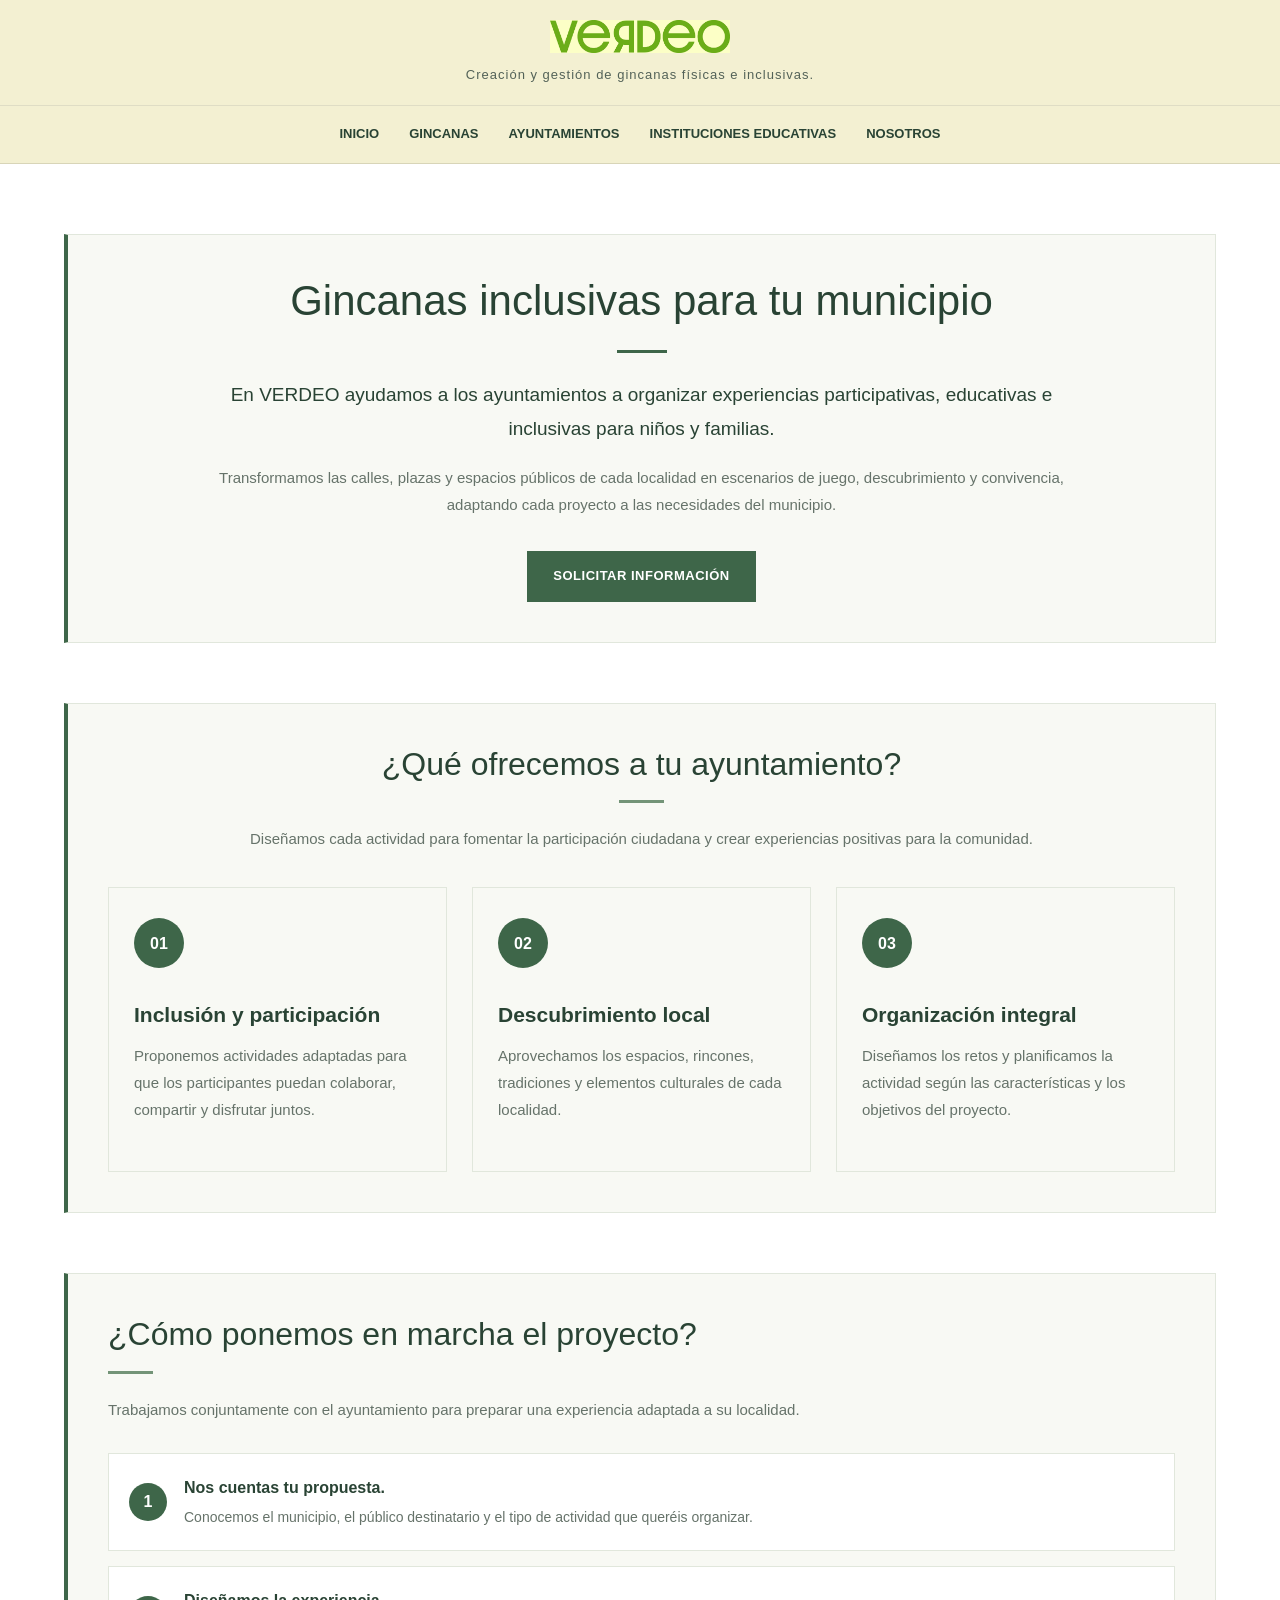
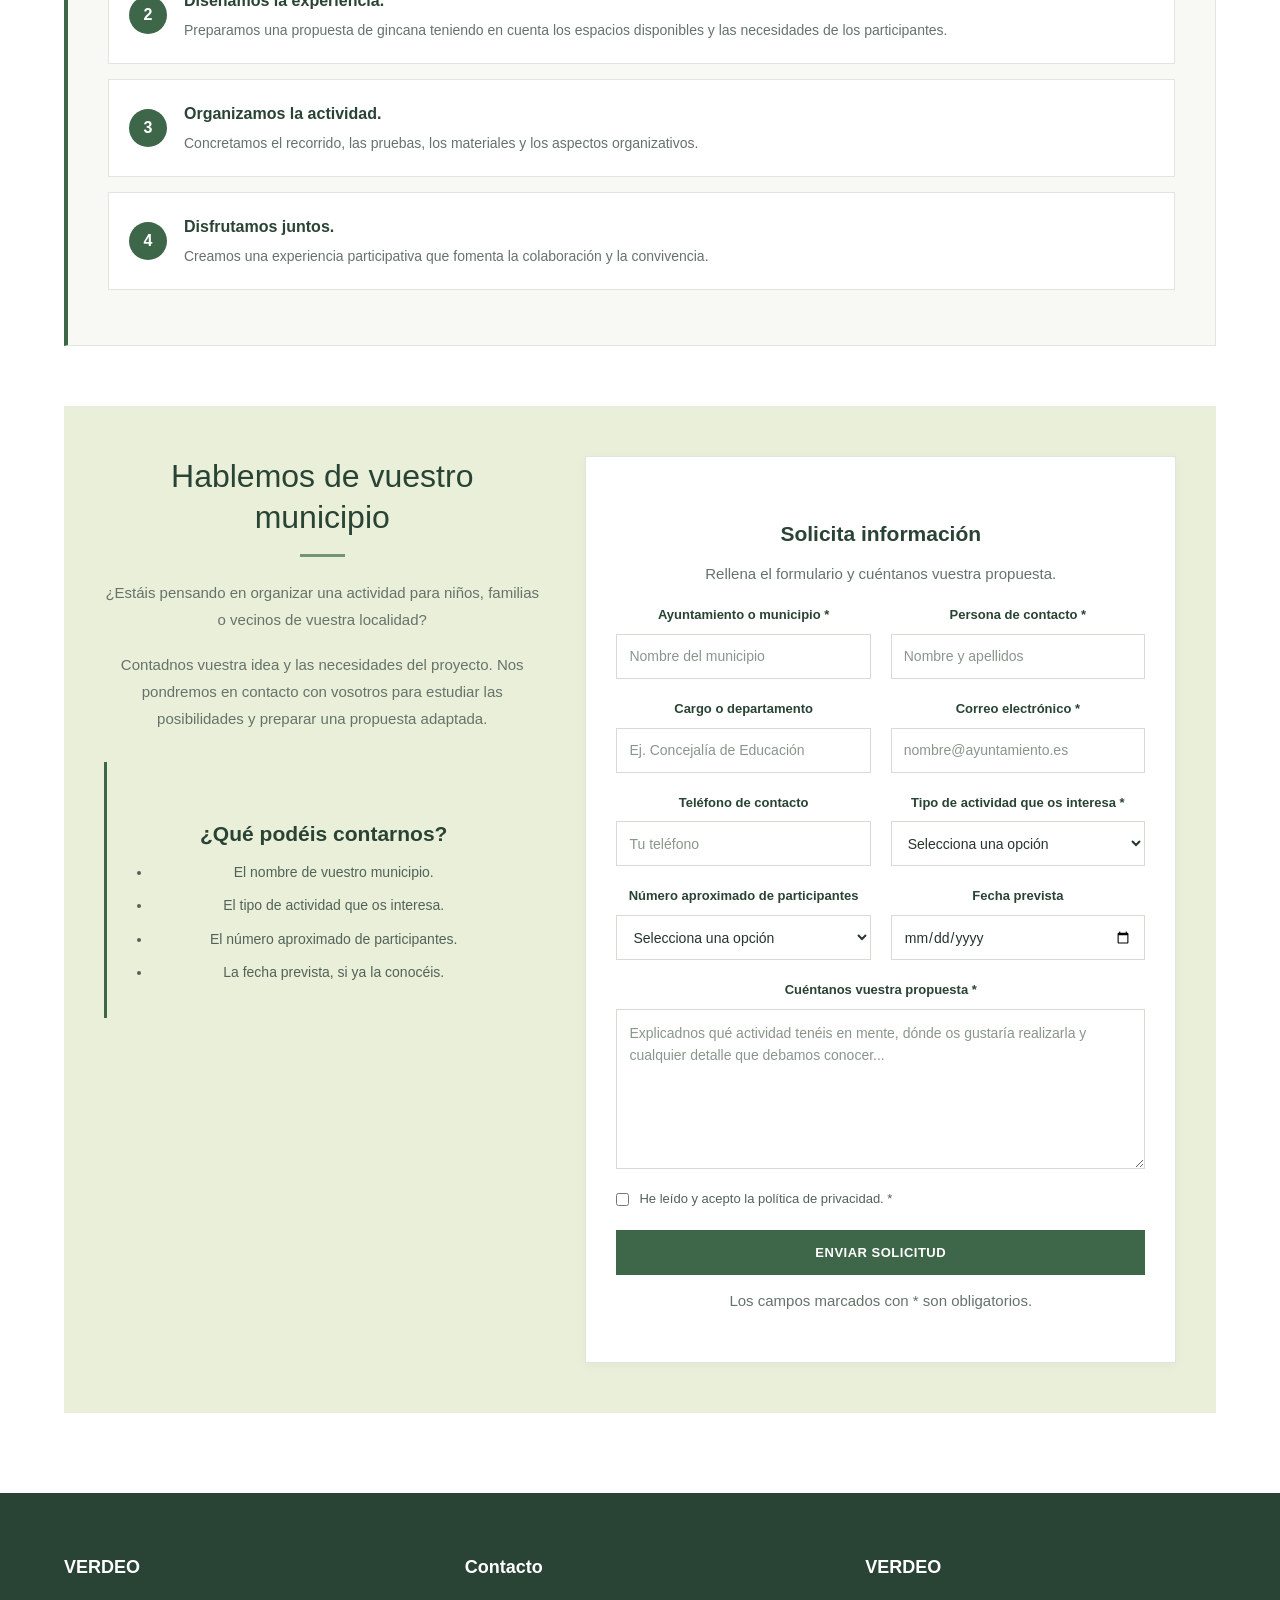
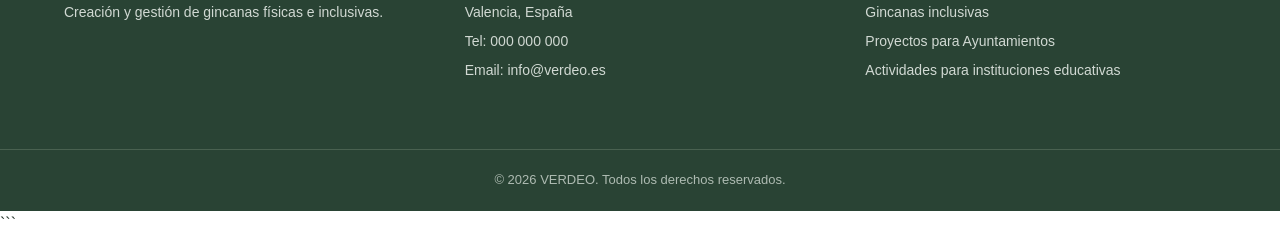
<file: WEB/ayuntamientos.html>
<!DOCTYPE html>
<html lang="es">

<head>
    <meta charset="UTF-8">
    <meta name="viewport" content="width=device-width, initial-scale=1.0">

    <title>VERDEO | Mi página</title>

    <!-- CSS COMPARTIDO -->
    <link rel="stylesheet" href="./todo.css">
</head>

<body>

    <!-- CABECERA -->

    <header class="cabecera">

        <div class="logo">

            <img src="../img/Logo.jpg" alt="Logo de VERDEO">

            <p>
                Creación y gestión de gincanas físicas e inclusivas.
            </p>

        </div>

        <!-- MENÚ -->

        <nav class="menu">
            
            <a href="index.html">INICIO</a>
            
            <a href="gincanas.html">GINCANAS</a>

            <a href="ayuntamientos.html">AYUNTAMIENTOS</a>

            <a href="instituciones-educativas.html">
                INSTITUCIONES EDUCATIVAS
            </a>

            <a href="nosotros.html">NOSOTROS</a>

        </nav>

    </header>

 <!-- CUERPO PRINCIPAL PARA AYUNTAMIENTOS -->

<main class="contenido ayuntamientos">

    <!-- PRESENTACIÓN -->

    <section class="presentacion-ayuntamientos">

        <h1>Gincanas inclusivas para tu municipio</h1>

        <p class="intro-ayuntamientos">
            En VERDEO ayudamos a los ayuntamientos a organizar
            experiencias participativas, educativas e inclusivas
            para niños y familias.
        </p>

        <p>
            Transformamos las calles, plazas y espacios públicos
            de cada localidad en escenarios de juego, descubrimiento
            y convivencia, adaptando cada proyecto a las necesidades
            del municipio.
        </p>

        <a href="#contacto" class="boton-ayuntamientos">
            SOLICITAR INFORMACIÓN
        </a>

    </section>


    <!-- VENTAJAS PARA EL MUNICIPIO -->

    <section class="ventajas-ayuntamientos">

        <h2>¿Qué ofrecemos a tu ayuntamiento?</h2>

        <p class="texto-centro">
            Diseñamos cada actividad para fomentar la participación
            ciudadana y crear experiencias positivas para la comunidad.
        </p>

        <div class="ventajas-grid">

            <article class="ventaja">

                <div class="ventaja-icono">01</div>

                <h3>Inclusión y participación</h3>

                <p>
                    Proponemos actividades adaptadas para que los
                    participantes puedan colaborar, compartir y
                    disfrutar juntos.
                </p>

            </article>

            <article class="ventaja">

                <div class="ventaja-icono">02</div>

                <h3>Descubrimiento local</h3>

                <p>
                    Aprovechamos los espacios, rincones, tradiciones
                    y elementos culturales de cada localidad.
                </p>

            </article>

            <article class="ventaja">

                <div class="ventaja-icono">03</div>

                <h3>Organización integral</h3>

                <p>
                    Diseñamos los retos y planificamos la actividad
                    según las características y los objetivos
                    del proyecto.
                </p>

            </article>

        </div>

    </section>


    <!-- CÓMO TRABAJAMOS -->

    <section class="proceso-ayuntamientos">

        <h2>¿Cómo ponemos en marcha el proyecto?</h2>

        <p>
            Trabajamos conjuntamente con el ayuntamiento para
            preparar una experiencia adaptada a su localidad.
        </p>

        <ol class="pasos-ayuntamientos">

            <li>
                <strong>Nos cuentas tu propuesta.</strong>
                <span>
                    Conocemos el municipio, el público destinatario
                    y el tipo de actividad que queréis organizar.
                </span>
            </li>

            <li>
                <strong>Diseñamos la experiencia.</strong>
                <span>
                    Preparamos una propuesta de gincana teniendo
                    en cuenta los espacios disponibles y las
                    necesidades de los participantes.
                </span>
            </li>

            <li>
                <strong>Organizamos la actividad.</strong>
                <span>
                    Concretamos el recorrido, las pruebas,
                    los materiales y los aspectos organizativos.
                </span>
            </li>

            <li>
                <strong>Disfrutamos juntos.</strong>
                <span>
                    Creamos una experiencia participativa que
                    fomenta la colaboración y la convivencia.
                </span>
            </li>

        </ol>

    </section>


    <!-- CONTACTO -->

    <section class="contacto-ayuntamientos" id="contacto">

        <div class="contacto-introduccion">

            <h2>Hablemos de vuestro municipio</h2>

            <p>
                ¿Estáis pensando en organizar una actividad
                para niños, familias o vecinos de vuestra localidad?
            </p>

            <p>
                Contadnos vuestra idea y las necesidades del proyecto.
                Nos pondremos en contacto con vosotros para estudiar
                las posibilidades y preparar una propuesta adaptada.
            </p>

            <div class="contacto-nota">

                <h3>¿Qué podéis contarnos?</h3>

                <ul>
                    <li>El nombre de vuestro municipio.</li>
                    <li>El tipo de actividad que os interesa.</li>
                    <li>El número aproximado de participantes.</li>
                    <li>La fecha prevista, si ya la conocéis.</li>
                </ul>

            </div>

        </div>


        <!-- FORMULARIO DE CONTACTO -->

        <div class="formulario-contenedor">

            <h3>Solicita información</h3>

            <p class="formulario-descripcion">
                Rellena el formulario y cuéntanos vuestra propuesta.
            </p>

            <form class="formulario-ayuntamientos"
                  action="#"
                  method="post">

                <div class="campo-formulario">

                    <label for="municipio">
                        Ayuntamiento o municipio *
                    </label>

                    <input
                        type="text"
                        id="municipio"
                        name="municipio"
                        placeholder="Nombre del municipio"
                        required
                    >

                </div>


                <div class="campo-formulario">

                    <label for="contacto-nombre">
                        Persona de contacto *
                    </label>

                    <input
                        type="text"
                        id="contacto-nombre"
                        name="contacto"
                        placeholder="Nombre y apellidos"
                        autocomplete="name"
                        required
                    >

                </div>


                <div class="campo-formulario">

                    <label for="cargo">
                        Cargo o departamento
                    </label>

                    <input
                        type="text"
                        id="cargo"
                        name="cargo"
                        placeholder="Ej. Concejalía de Educación"
                    >

                </div>


                <div class="campo-formulario">

                    <label for="email-ayuntamiento">
                        Correo electrónico *
                    </label>

                    <input
                        type="email"
                        id="email-ayuntamiento"
                        name="email"
                        placeholder="nombre@ayuntamiento.es"
                        autocomplete="email"
                        required
                    >

                </div>


                <div class="campo-formulario">

                    <label for="telefono-ayuntamiento">
                        Teléfono de contacto
                    </label>

                    <input
                        type="tel"
                        id="telefono-ayuntamiento"
                        name="telefono"
                        placeholder="Tu teléfono"
                        autocomplete="tel"
                    >

                </div>


                <div class="campo-formulario">

                    <label for="tipo-actividad">
                        Tipo de actividad que os interesa *
                    </label>

                    <select
                        id="tipo-actividad"
                        name="tipo_actividad"
                        required
                    >

                        <option value="">
                            Selecciona una opción
                        </option>

                        <option value="inclusiva">
                            Gincana inclusiva
                        </option>

                        <option value="cultural">
                            Gincana cultural
                        </option>

                        <option value="aventura">
                            Gincana de aventura
                        </option>

                        <option value="educativa">
                            Gincana educativa
                        </option>

                        <option value="personalizada">
                            Propuesta personalizada
                        </option>

                    </select>

                </div>


                <div class="campo-formulario">

                    <label for="participantes">
                        Número aproximado de participantes
                    </label>

                    <select
                        id="participantes"
                        name="participantes"
                    >

                        <option value="">
                            Selecciona una opción
                        </option>

                        <option value="menos-25">
                            Menos de 25
                        </option>

                        <option value="25-50">
                            De 25 a 50
                        </option>

                        <option value="51-100">
                            De 51 a 100
                        </option>

                        <option value="mas-100">
                            Más de 100
                        </option>

                        <option value="por-determinar">
                            Todavía por determinar
                        </option>

                    </select>

                </div>


                <div class="campo-formulario">

                    <label for="fecha-actividad">
                        Fecha prevista
                    </label>

                    <input
                        type="date"
                        id="fecha-actividad"
                        name="fecha"
                    >

                </div>


                <div class="campo-formulario campo-completo">

                    <label for="mensaje-ayuntamiento">
                        Cuéntanos vuestra propuesta *
                    </label>

                    <textarea
                        id="mensaje-ayuntamiento"
                        name="mensaje"
                        rows="6"
                        placeholder="Explicadnos qué actividad tenéis en mente, dónde os gustaría realizarla y cualquier detalle que debamos conocer..."
                        required
                    ></textarea>

                </div>


                <div class="campo-formulario campo-completo">

                    <label class="aceptacion">

                        <input
                            type="checkbox"
                            name="privacidad"
                            required
                        >

                        <span>
                            He leído y acepto la política de privacidad. *
                        </span>

                    </label>

                </div>


                <div class="campo-completo">

                    <button type="submit" class="boton-enviar">
                        ENVIAR SOLICITUD
                    </button>

                    <p class="nota-formulario">
                        Los campos marcados con * son obligatorios.
                    </p>

                </div>

            </form>

        </div>

    </section>

</main>

<!-- FIN DEL CUERPO DE AYUNTAMIENTOS -->

    <!-- PIE DE PÁGINA -->

    <footer>

        <div class="footer-contenido">

            <div>

                <h3>VERDEO</h3>

                <p>
                    Creación y gestión de gincanas
                    físicas e inclusivas.
                </p>

            </div>

            <div>

                <h3>Contacto</h3>

                <p>Valencia, España</p>

                <p>Tel: 000 000 000</p>

                <p>Email: info@verdeo.es</p>

            </div>

            <div>

                <h3>VERDEO</h3>

                <p>Gincanas inclusivas</p>

                <p>Proyectos para Ayuntamientos</p>

                <p>Actividades para instituciones educativas</p>

            </div>

        </div>

        <div class="copyright">

            <p>
                © 2026 VERDEO. Todos los derechos reservados.
            </p>

        </div>

    </footer>

</body>

</html>
```
</file>
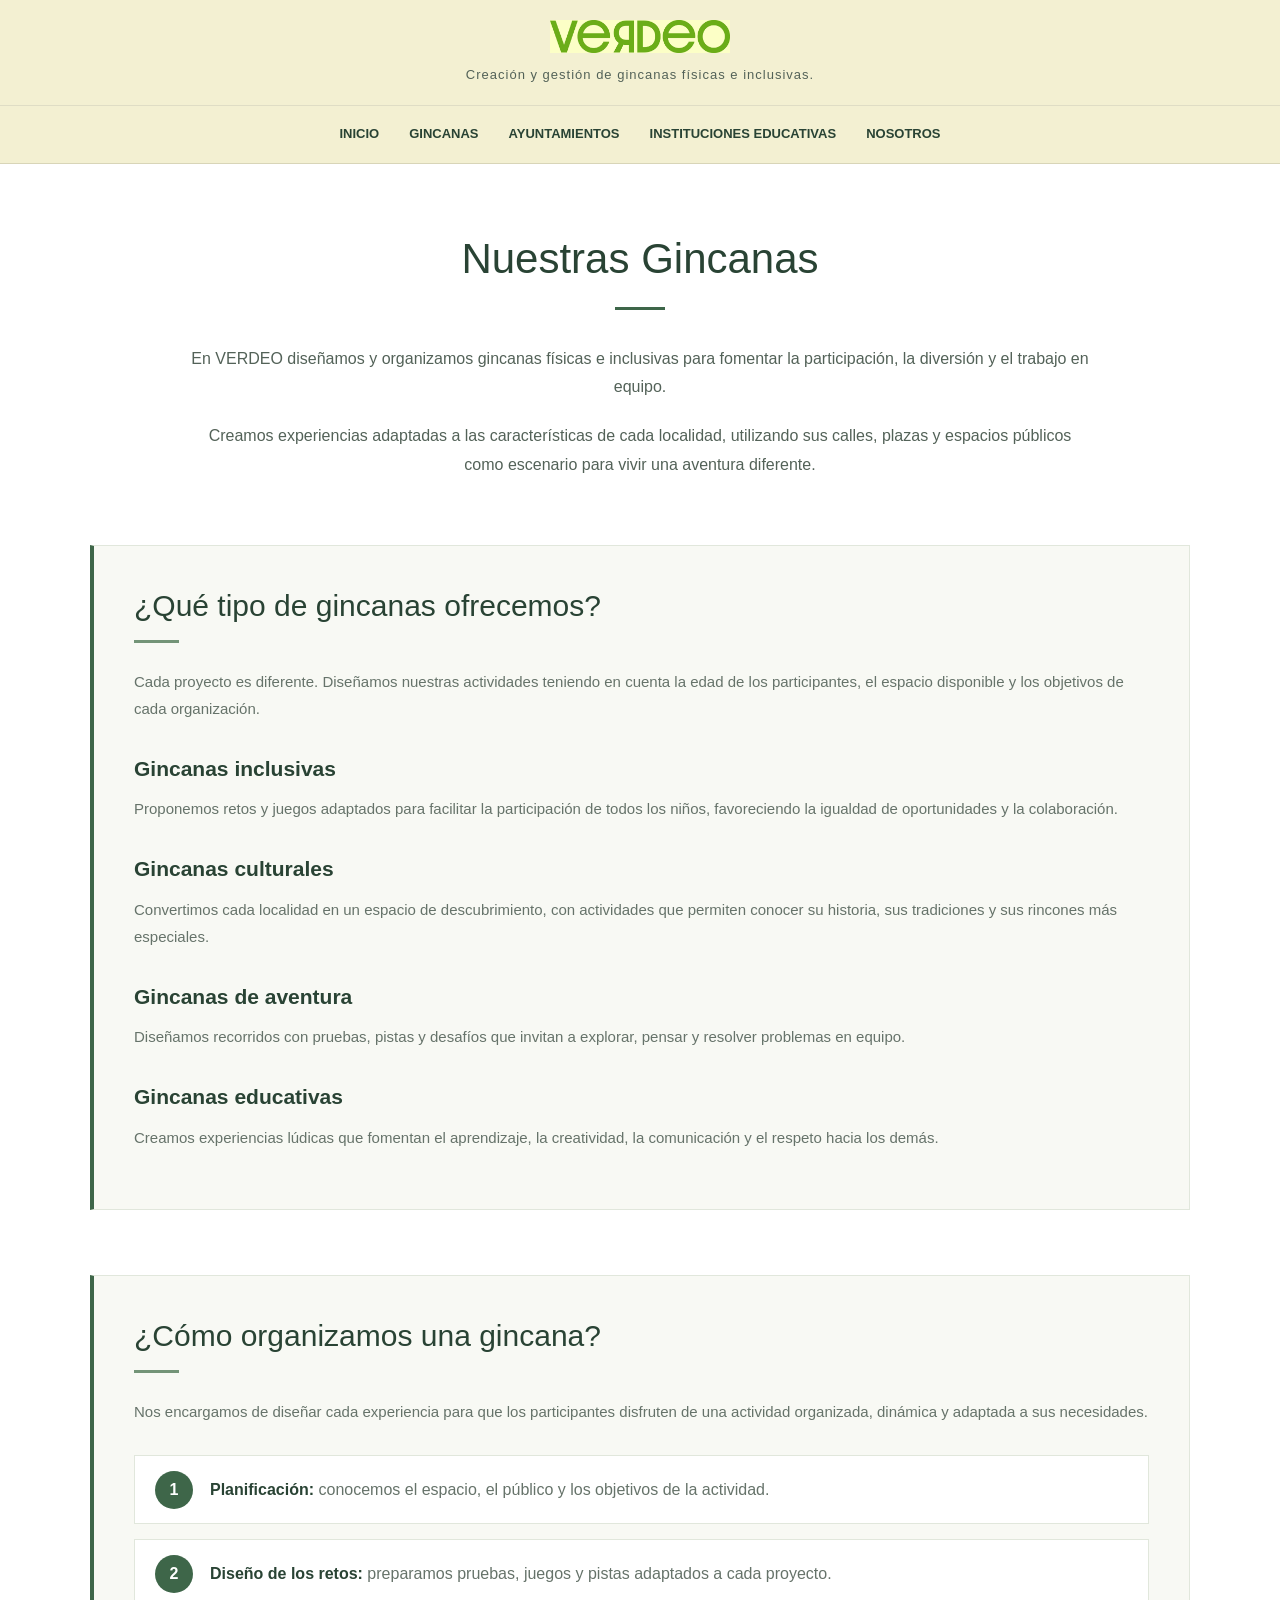
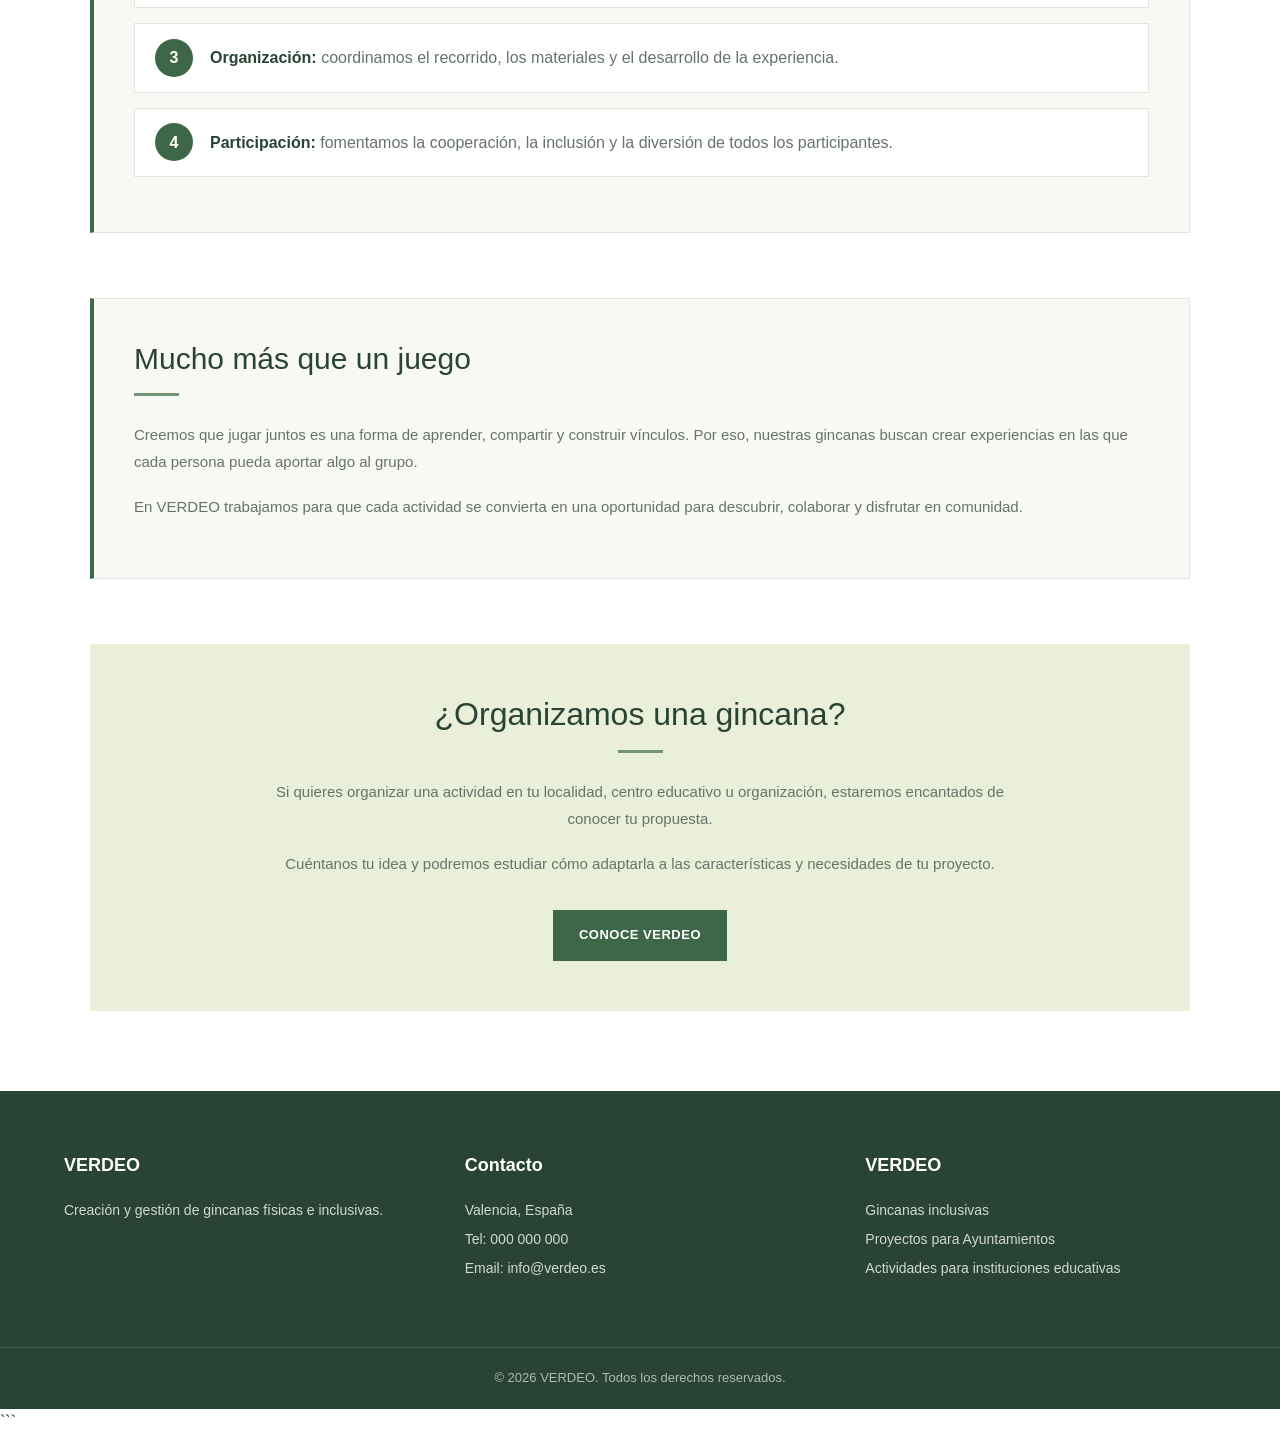
<file: WEB/gincanas.html>
<!DOCTYPE html>
<html lang="es">

<head>
    <meta charset="UTF-8">
    <meta name="viewport" content="width=device-width, initial-scale=1.0">

    <title>VERDEO | Mi página</title>

    <!-- CSS COMPARTIDO -->
    <link rel="stylesheet" href="./todo.css">
</head>

<body>

    <!-- CABECERA -->

    <header class="cabecera">

        <div class="logo">

            <img src="../img/Logo.jpg" alt="Logo de VERDEO">

            <p>
                Creación y gestión de gincanas físicas e inclusivas.
            </p>

        </div>

        <!-- MENÚ -->

        <nav class="menu">
            
            <a href="index.html">INICIO</a>
            
            <a href="gincanas.html">GINCANAS</a>

            <a href="ayuntamientos.html">AYUNTAMIENTOS</a>

            <a href="instituciones-educativas.html">
                INSTITUCIONES EDUCATIVAS
            </a>

            <a href="nosotros.html">NOSOTROS</a>

        </nav>

    </header>


  <!-- CONTENIDO PRINCIPAL -->

<main class="contenido">

    <h1>Nuestras Gincanas</h1>

    <p>
        En VERDEO diseñamos y organizamos gincanas físicas e inclusivas
        para fomentar la participación, la diversión y el trabajo en equipo.
    </p>

    <p>
        Creamos experiencias adaptadas a las características de cada
        localidad, utilizando sus calles, plazas y espacios públicos
        como escenario para vivir una aventura diferente.
    </p>


    <!-- TIPOS DE GINCANAS -->

    <section>

        <h2>¿Qué tipo de gincanas ofrecemos?</h2>

        <p>
            Cada proyecto es diferente. Diseñamos nuestras actividades
            teniendo en cuenta la edad de los participantes, el espacio
            disponible y los objetivos de cada organización.
        </p>

        <h3>Gincanas inclusivas</h3>

        <p>
            Proponemos retos y juegos adaptados para facilitar la
            participación de todos los niños, favoreciendo la igualdad
            de oportunidades y la colaboración.
        </p>

        <h3>Gincanas culturales</h3>

        <p>
            Convertimos cada localidad en un espacio de descubrimiento,
            con actividades que permiten conocer su historia, sus
            tradiciones y sus rincones más especiales.
        </p>

        <h3>Gincanas de aventura</h3>

        <p>
            Diseñamos recorridos con pruebas, pistas y desafíos que
            invitan a explorar, pensar y resolver problemas en equipo.
        </p>

        <h3>Gincanas educativas</h3>

        <p>
            Creamos experiencias lúdicas que fomentan el aprendizaje,
            la creatividad, la comunicación y el respeto hacia los demás.
        </p>

    </section>


    <!-- NUESTRA METODOLOGÍA -->

    <section>

        <h2>¿Cómo organizamos una gincana?</h2>

        <p>
            Nos encargamos de diseñar cada experiencia para que
            los participantes disfruten de una actividad organizada,
            dinámica y adaptada a sus necesidades.
        </p>

        <ol>

            <li>
                <strong>Planificación:</strong>
                conocemos el espacio, el público y los objetivos
                de la actividad.
            </li>

            <li>
                <strong>Diseño de los retos:</strong>
                preparamos pruebas, juegos y pistas adaptados
                a cada proyecto.
            </li>

            <li>
                <strong>Organización:</strong>
                coordinamos el recorrido, los materiales y el
                desarrollo de la experiencia.
            </li>

            <li>
                <strong>Participación:</strong>
                fomentamos la cooperación, la inclusión y la
                diversión de todos los participantes.
            </li>

        </ol>

    </section>


    <!-- NUESTRO OBJETIVO -->

    <section>

        <h2>Mucho más que un juego</h2>

        <p>
            Creemos que jugar juntos es una forma de aprender,
            compartir y construir vínculos. Por eso, nuestras
            gincanas buscan crear experiencias en las que cada
            persona pueda aportar algo al grupo.
        </p>

        <p>
            En VERDEO trabajamos para que cada actividad se
            convierta en una oportunidad para descubrir,
            colaborar y disfrutar en comunidad.
        </p>

    </section>


    <!-- LLAMADA A LA ACCIÓN -->

    <section>

        <h2>¿Organizamos una gincana?</h2>

        <p>
            Si quieres organizar una actividad en tu localidad,
            centro educativo u organización, estaremos encantados
            de conocer tu propuesta.
        </p>

        <p>
            Cuéntanos tu idea y podremos estudiar cómo adaptarla
            a las características y necesidades de tu proyecto.
        </p>

        <a href="nosotros.html">CONOCE VERDEO</a>

    </section>

</main>


    <!-- PIE DE PÁGINA -->

    <footer>

        <div class="footer-contenido">

            <div>

                <h3>VERDEO</h3>

                <p>
                    Creación y gestión de gincanas
                    físicas e inclusivas.
                </p>

            </div>

            <div>

                <h3>Contacto</h3>

                <p>Valencia, España</p>

                <p>Tel: 000 000 000</p>

                <p>Email: info@verdeo.es</p>

            </div>

            <div>

                <h3>VERDEO</h3>

                <p>Gincanas inclusivas</p>

                <p>Proyectos para Ayuntamientos</p>

                <p>Actividades para instituciones educativas</p>

            </div>

        </div>

        <div class="copyright">

            <p>
                © 2026 VERDEO. Todos los derechos reservados.
            </p>

        </div>

    </footer>

</body>

</html>
```
</file>
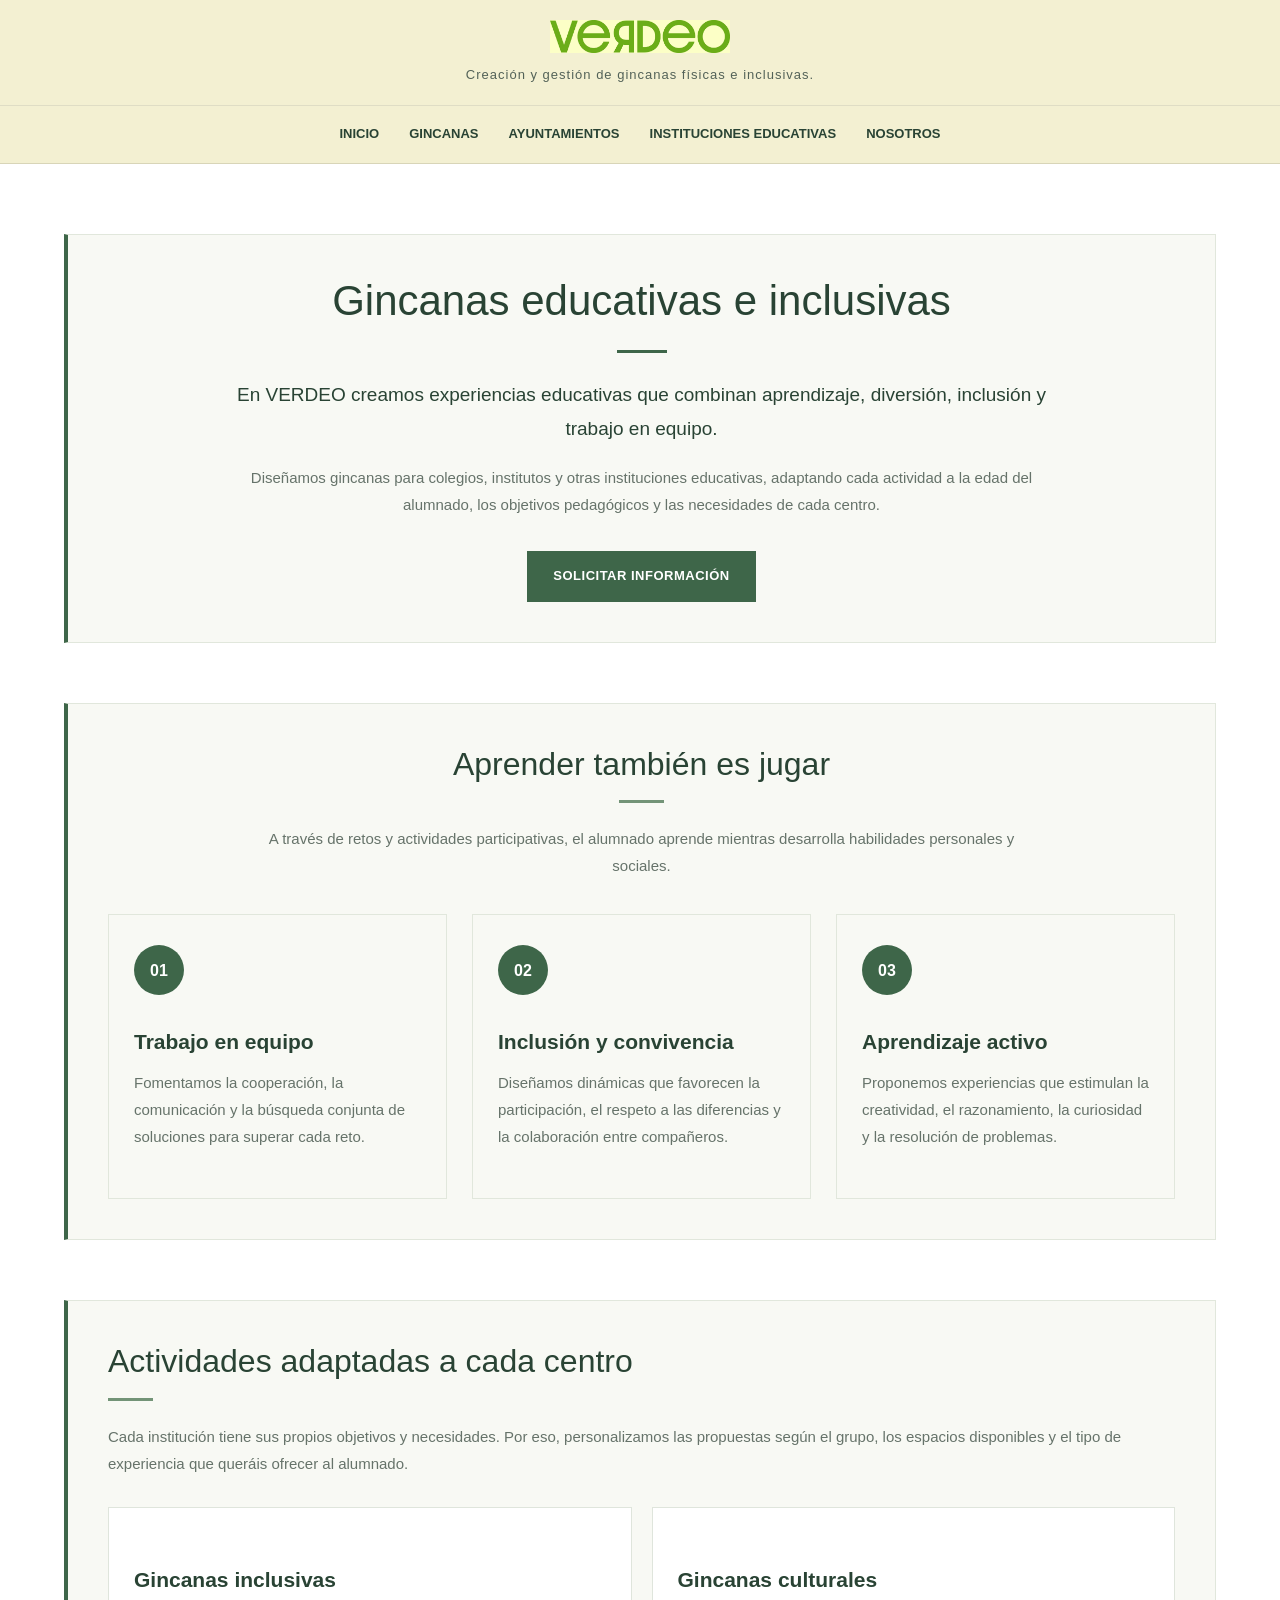
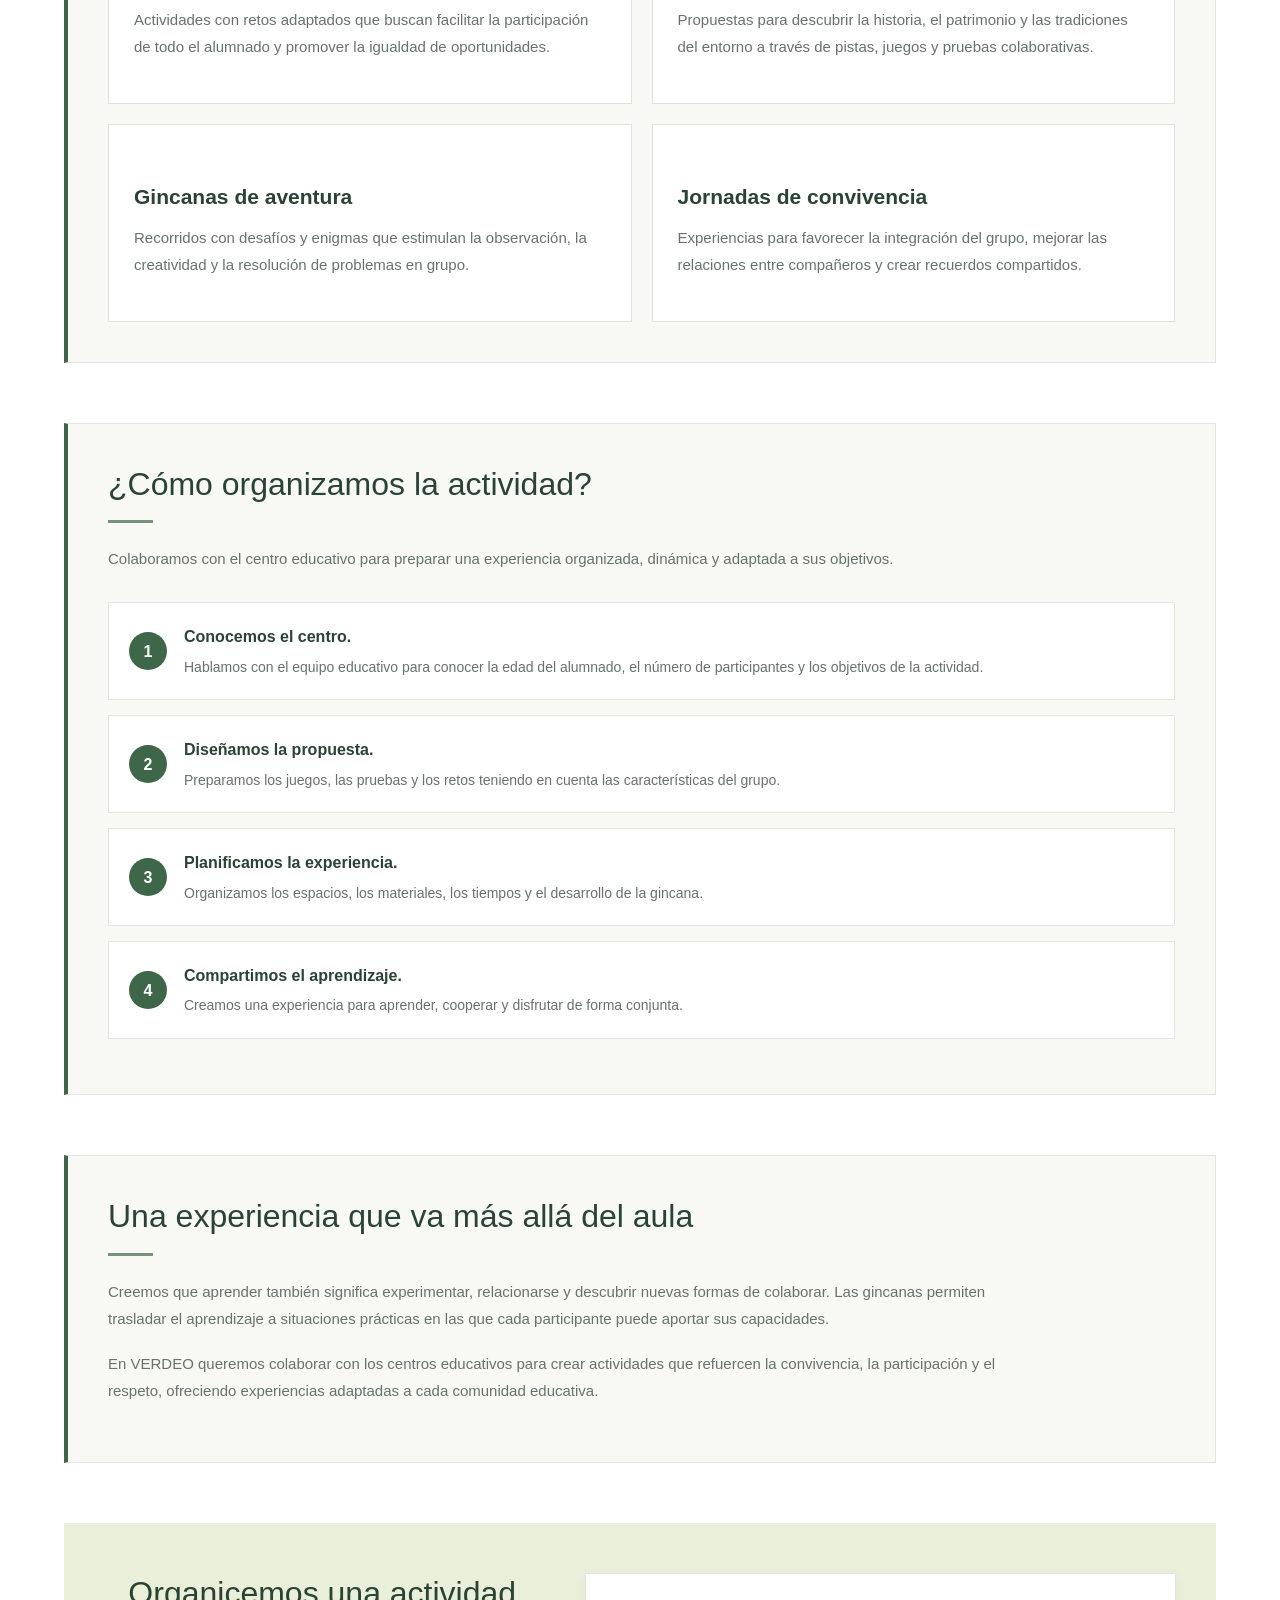
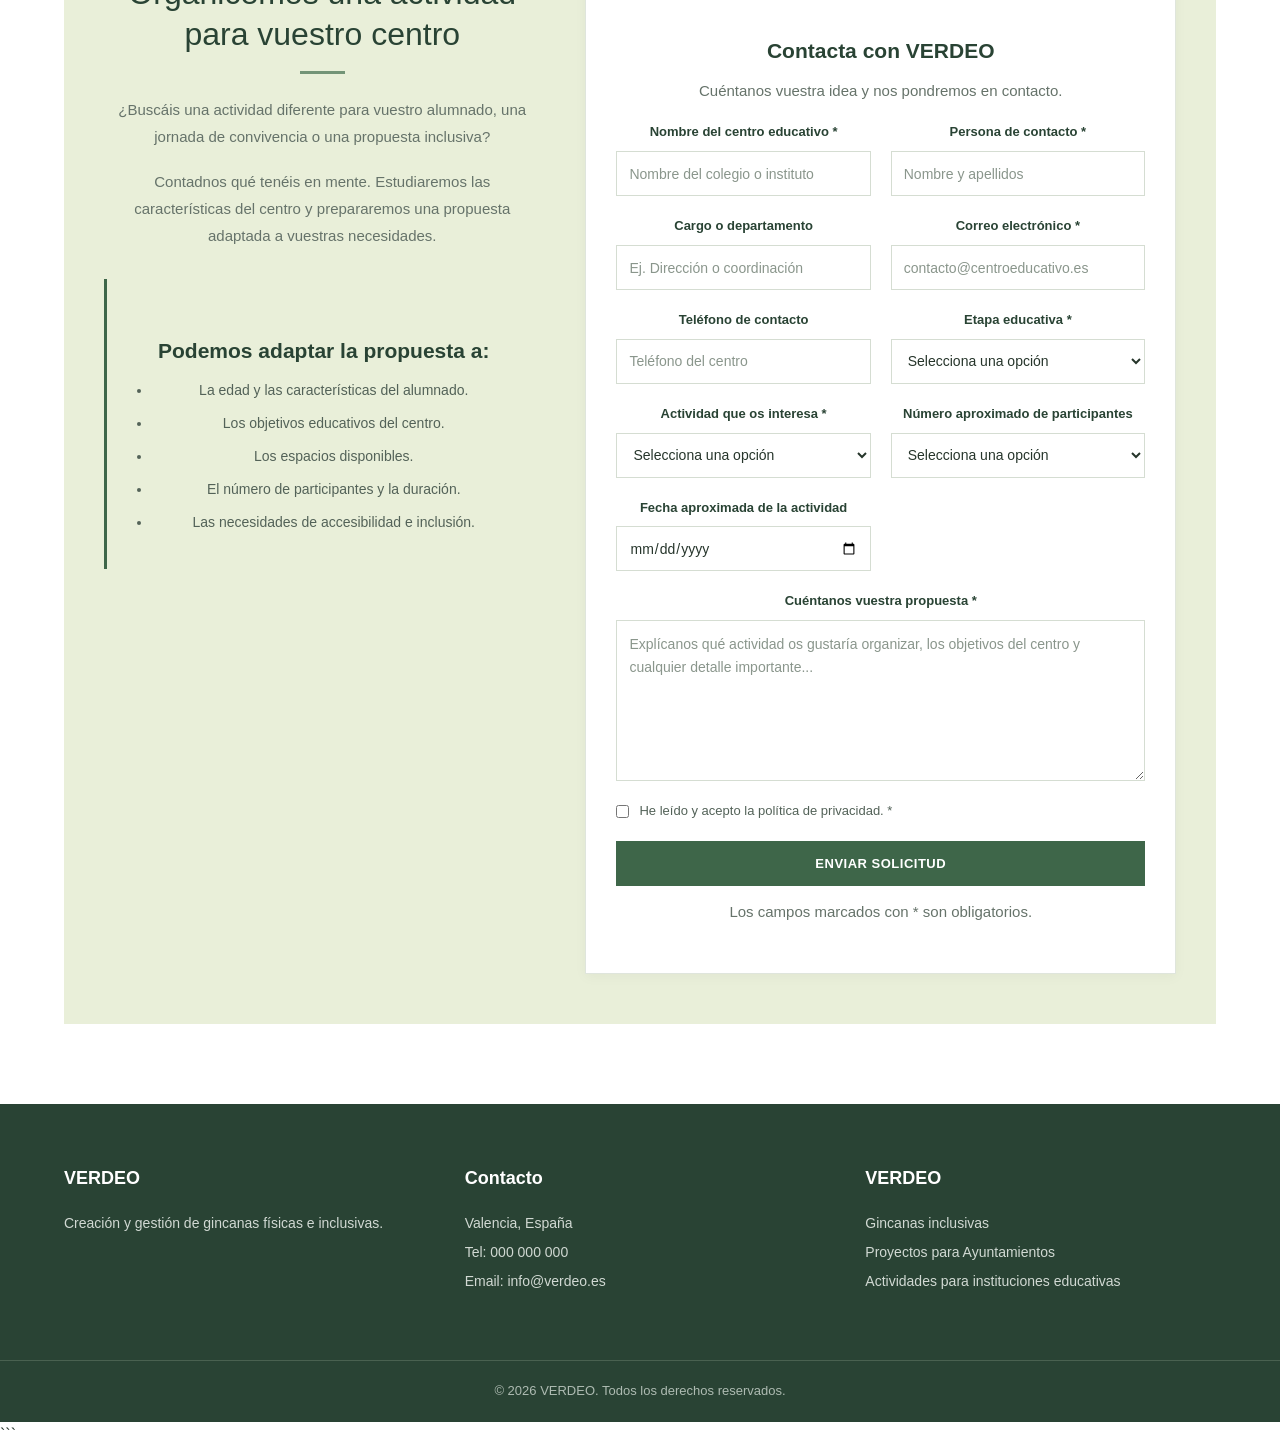
<file: WEB/instituciones-educativas.html>
<!DOCTYPE html>
<html lang="es">

<head>
    <meta charset="UTF-8">
    <meta name="viewport" content="width=device-width, initial-scale=1.0">

    <title>VERDEO | Mi página</title>

    <!-- CSS COMPARTIDO -->
    <link rel="stylesheet" href="./todo.css">
</head>

<body>

    <!-- CABECERA -->

    <header class="cabecera">

        <div class="logo">

            <img src="../img/Logo.jpg" alt="Logo de VERDEO">

            <p>
                Creación y gestión de gincanas físicas e inclusivas.
            </p>

        </div>

        <!-- MENÚ -->

        <nav class="menu">
            
            <a href="index.html">INICIO</a>
            
            <a href="gincanas.html">GINCANAS</a>

            <a href="ayuntamientos.html">AYUNTAMIENTOS</a>

            <a href="instituciones-educativas.html">
                INSTITUCIONES EDUCATIVAS
            </a>

            <a href="nosotros.html">NOSOTROS</a>

        </nav>

    </header>


  <!-- CONTENIDO PRINCIPAL: INSTITUCIONES EDUCATIVAS -->

<main class="contenido instituciones">

    <!-- PRESENTACIÓN -->

    <section class="presentacion-educativa">

        <h1>Gincanas educativas e inclusivas</h1>

        <p class="intro-educativa">
            En VERDEO creamos experiencias educativas que combinan
            aprendizaje, diversión, inclusión y trabajo en equipo.
        </p>

        <p>
            Diseñamos gincanas para colegios, institutos y otras
            instituciones educativas, adaptando cada actividad a
            la edad del alumnado, los objetivos pedagógicos y las
            necesidades de cada centro.
        </p>

        <a href="#contacto-educativo" class="boton-educativo">
            SOLICITAR INFORMACIÓN
        </a>

    </section>


    <!-- BENEFICIOS EDUCATIVOS -->

    <section class="beneficios-educativos">

        <h2>Aprender también es jugar</h2>

        <p class="texto-centro">
            A través de retos y actividades participativas, el alumnado
            aprende mientras desarrolla habilidades personales y sociales.
        </p>

        <div class="beneficios-grid">

            <article class="beneficio-educativo">

                <div class="beneficio-numero">01</div>

                <h3>Trabajo en equipo</h3>

                <p>
                    Fomentamos la cooperación, la comunicación y
                    la búsqueda conjunta de soluciones para superar
                    cada reto.
                </p>

            </article>

            <article class="beneficio-educativo">

                <div class="beneficio-numero">02</div>

                <h3>Inclusión y convivencia</h3>

                <p>
                    Diseñamos dinámicas que favorecen la participación,
                    el respeto a las diferencias y la colaboración
                    entre compañeros.
                </p>

            </article>

            <article class="beneficio-educativo">

                <div class="beneficio-numero">03</div>

                <h3>Aprendizaje activo</h3>

                <p>
                    Proponemos experiencias que estimulan la creatividad,
                    el razonamiento, la curiosidad y la resolución
                    de problemas.
                </p>

            </article>

        </div>

    </section>


    <!-- TIPOS DE ACTIVIDADES -->

    <section class="tipos-educativos">

        <h2>Actividades adaptadas a cada centro</h2>

        <p>
            Cada institución tiene sus propios objetivos y necesidades.
            Por eso, personalizamos las propuestas según el grupo,
            los espacios disponibles y el tipo de experiencia que
            queráis ofrecer al alumnado.
        </p>

        <div class="tipos-grid">

            <article class="tipo-educativo">

                <h3>Gincanas inclusivas</h3>

                <p>
                    Actividades con retos adaptados que buscan facilitar
                    la participación de todo el alumnado y promover
                    la igualdad de oportunidades.
                </p>

            </article>

            <article class="tipo-educativo">

                <h3>Gincanas culturales</h3>

                <p>
                    Propuestas para descubrir la historia, el patrimonio
                    y las tradiciones del entorno a través de pistas,
                    juegos y pruebas colaborativas.
                </p>

            </article>

            <article class="tipo-educativo">

                <h3>Gincanas de aventura</h3>

                <p>
                    Recorridos con desafíos y enigmas que estimulan
                    la observación, la creatividad y la resolución
                    de problemas en grupo.
                </p>

            </article>

            <article class="tipo-educativo">

                <h3>Jornadas de convivencia</h3>

                <p>
                    Experiencias para favorecer la integración del grupo,
                    mejorar las relaciones entre compañeros y crear
                    recuerdos compartidos.
                </p>

            </article>

        </div>

    </section>


    <!-- CÓMO TRABAJAMOS -->

    <section class="metodologia-educativa">

        <h2>¿Cómo organizamos la actividad?</h2>

        <p>
            Colaboramos con el centro educativo para preparar una
            experiencia organizada, dinámica y adaptada a sus objetivos.
        </p>

        <ol class="pasos-educativos">

            <li>

                <strong>Conocemos el centro.</strong>

                <span>
                    Hablamos con el equipo educativo para conocer
                    la edad del alumnado, el número de participantes
                    y los objetivos de la actividad.
                </span>

            </li>

            <li>

                <strong>Diseñamos la propuesta.</strong>

                <span>
                    Preparamos los juegos, las pruebas y los retos
                    teniendo en cuenta las características del grupo.
                </span>

            </li>

            <li>

                <strong>Planificamos la experiencia.</strong>

                <span>
                    Organizamos los espacios, los materiales,
                    los tiempos y el desarrollo de la gincana.
                </span>

            </li>

            <li>

                <strong>Compartimos el aprendizaje.</strong>

                <span>
                    Creamos una experiencia para aprender, cooperar
                    y disfrutar de forma conjunta.
                </span>

            </li>

        </ol>

    </section>


    <!-- OBJETIVO EDUCATIVO -->

    <section class="objetivo-educativo">

        <h2>Una experiencia que va más allá del aula</h2>

        <p>
            Creemos que aprender también significa experimentar,
            relacionarse y descubrir nuevas formas de colaborar.
            Las gincanas permiten trasladar el aprendizaje a situaciones
            prácticas en las que cada participante puede aportar
            sus capacidades.
        </p>

        <p>
            En VERDEO queremos colaborar con los centros educativos
            para crear actividades que refuercen la convivencia,
            la participación y el respeto, ofreciendo experiencias
            adaptadas a cada comunidad educativa.
        </p>

    </section>


    <!-- CONTACTO PARA CENTROS EDUCATIVOS -->

    <section class="contacto-educativo" id="contacto-educativo">

        <div class="contacto-educativo-texto">

            <h2>Organicemos una actividad para vuestro centro</h2>

            <p>
                ¿Buscáis una actividad diferente para vuestro alumnado,
                una jornada de convivencia o una propuesta inclusiva?
            </p>

            <p>
                Contadnos qué tenéis en mente. Estudiaremos las
                características del centro y prepararemos una propuesta
                adaptada a vuestras necesidades.
            </p>

            <div class="nota-educativa">

                <h3>Podemos adaptar la propuesta a:</h3>

                <ul>

                    <li>La edad y las características del alumnado.</li>

                    <li>Los objetivos educativos del centro.</li>

                    <li>Los espacios disponibles.</li>

                    <li>El número de participantes y la duración.</li>

                    <li>Las necesidades de accesibilidad e inclusión.</li>

                </ul>

            </div>

        </div>


        <!-- FORMULARIO -->

        <div class="formulario-educativo-contenedor">

            <h3>Contacta con VERDEO</h3>

            <p class="descripcion-formulario">
                Cuéntanos vuestra idea y nos pondremos en contacto.
            </p>

            <form class="formulario-educativo"
                  action="#"
                  method="post">

                <div class="campo-educativo">

                    <label for="centro">
                        Nombre del centro educativo *
                    </label>

                    <input
                        type="text"
                        id="centro"
                        name="centro"
                        placeholder="Nombre del colegio o instituto"
                        required
                    >

                </div>


                <div class="campo-educativo">

                    <label for="persona-educativa">
                        Persona de contacto *
                    </label>

                    <input
                        type="text"
                        id="persona-educativa"
                        name="contacto"
                        placeholder="Nombre y apellidos"
                        autocomplete="name"
                        required
                    >

                </div>


                <div class="campo-educativo">

                    <label for="cargo-educativo">
                        Cargo o departamento
                    </label>

                    <input
                        type="text"
                        id="cargo-educativo"
                        name="cargo"
                        placeholder="Ej. Dirección o coordinación"
                    >

                </div>


                <div class="campo-educativo">

                    <label for="email-educativo">
                        Correo electrónico *
                    </label>

                    <input
                        type="email"
                        id="email-educativo"
                        name="email"
                        placeholder="contacto@centroeducativo.es"
                        autocomplete="email"
                        required
                    >

                </div>


                <div class="campo-educativo">

                    <label for="telefono-educativo">
                        Teléfono de contacto
                    </label>

                    <input
                        type="tel"
                        id="telefono-educativo"
                        name="telefono"
                        placeholder="Teléfono del centro"
                        autocomplete="tel"
                    >

                </div>


                <div class="campo-educativo">

                    <label for="nivel-educativo">
                        Etapa educativa *
                    </label>

                    <select
                        id="nivel-educativo"
                        name="etapa"
                        required
                    >

                        <option value="">
                            Selecciona una opción
                        </option>

                        <option value="infantil">
                            Educación Infantil
                        </option>

                        <option value="primaria">
                            Educación Primaria
                        </option>

                        <option value="secundaria">
                            Educación Secundaria
                        </option>

                        <option value="bachillerato">
                            Bachillerato
                        </option>

                        <option value="formacion-profesional">
                            Formación Profesional
                        </option>

                        <option value="otros">
                            Otros
                        </option>

                    </select>

                </div>


                <div class="campo-educativo">

                    <label for="tipo-educativo">
                        Actividad que os interesa *
                    </label>

                    <select
                        id="tipo-educativo"
                        name="tipo_actividad"
                        required
                    >

                        <option value="">
                            Selecciona una opción
                        </option>

                        <option value="inclusiva">
                            Gincana inclusiva
                        </option>

                        <option value="cultural">
                            Gincana cultural
                        </option>

                        <option value="aventura">
                            Gincana de aventura
                        </option>

                        <option value="convivencia">
                            Jornada de convivencia
                        </option>

                        <option value="personalizada">
                            Propuesta personalizada
                        </option>

                    </select>

                </div>


                <div class="campo-educativo">

                    <label for="numero-alumnos">
                        Número aproximado de participantes
                    </label>

                    <select
                        id="numero-alumnos"
                        name="participantes"
                    >

                        <option value="">
                            Selecciona una opción
                        </option>

                        <option value="menos-25">
                            Menos de 25
                        </option>

                        <option value="25-50">
                            De 25 a 50
                        </option>

                        <option value="51-100">
                            De 51 a 100
                        </option>

                        <option value="mas-100">
                            Más de 100
                        </option>

                        <option value="por-determinar">
                            Por determinar
                        </option>

                    </select>

                </div>


                <div class="campo-educativo">

                    <label for="fecha-educativa">
                        Fecha aproximada de la actividad
                    </label>

                    <input
                        type="date"
                        id="fecha-educativa"
                        name="fecha"
                    >

                </div>


                <div class="campo-educativo campo-educativo-completo">

                    <label for="mensaje-educativo">
                        Cuéntanos vuestra propuesta *
                    </label>

                    <textarea
                        id="mensaje-educativo"
                        name="mensaje"
                        rows="6"
                        placeholder="Explícanos qué actividad os gustaría organizar, los objetivos del centro y cualquier detalle importante..."
                        required
                    ></textarea>

                </div>


                <div class="campo-educativo campo-educativo-completo">

                    <label class="aceptacion-educativa">

                        <input
                            type="checkbox"
                            name="privacidad"
                            required
                        >

                        <span>
                            He leído y acepto la política de privacidad. *
                        </span>

                    </label>

                </div>


                <div class="campo-educativo-completo">

                    <button
                        type="submit"
                        class="boton-enviar-educativo"
                    >
                        ENVIAR SOLICITUD
                    </button>

                    <p class="nota-formulario-educativo">
                        Los campos marcados con * son obligatorios.
                    </p>

                </div>

            </form>

        </div>

    </section>

</main>

<!-- FIN DEL CONTENIDO PRINCIPAL -->


    <!-- PIE DE PÁGINA -->

    <footer>

        <div class="footer-contenido">

            <div>

                <h3>VERDEO</h3>

                <p>
                    Creación y gestión de gincanas
                    físicas e inclusivas.
                </p>

            </div>

            <div>

                <h3>Contacto</h3>

                <p>Valencia, España</p>

                <p>Tel: 000 000 000</p>

                <p>Email: info@verdeo.es</p>

            </div>

            <div>

                <h3>VERDEO</h3>

                <p>Gincanas inclusivas</p>

                <p>Proyectos para Ayuntamientos</p>

                <p>Actividades para instituciones educativas</p>

            </div>

        </div>

        <div class="copyright">

            <p>
                © 2026 VERDEO. Todos los derechos reservados.
            </p>

        </div>

    </footer>

</body>

</html>
```
</file>
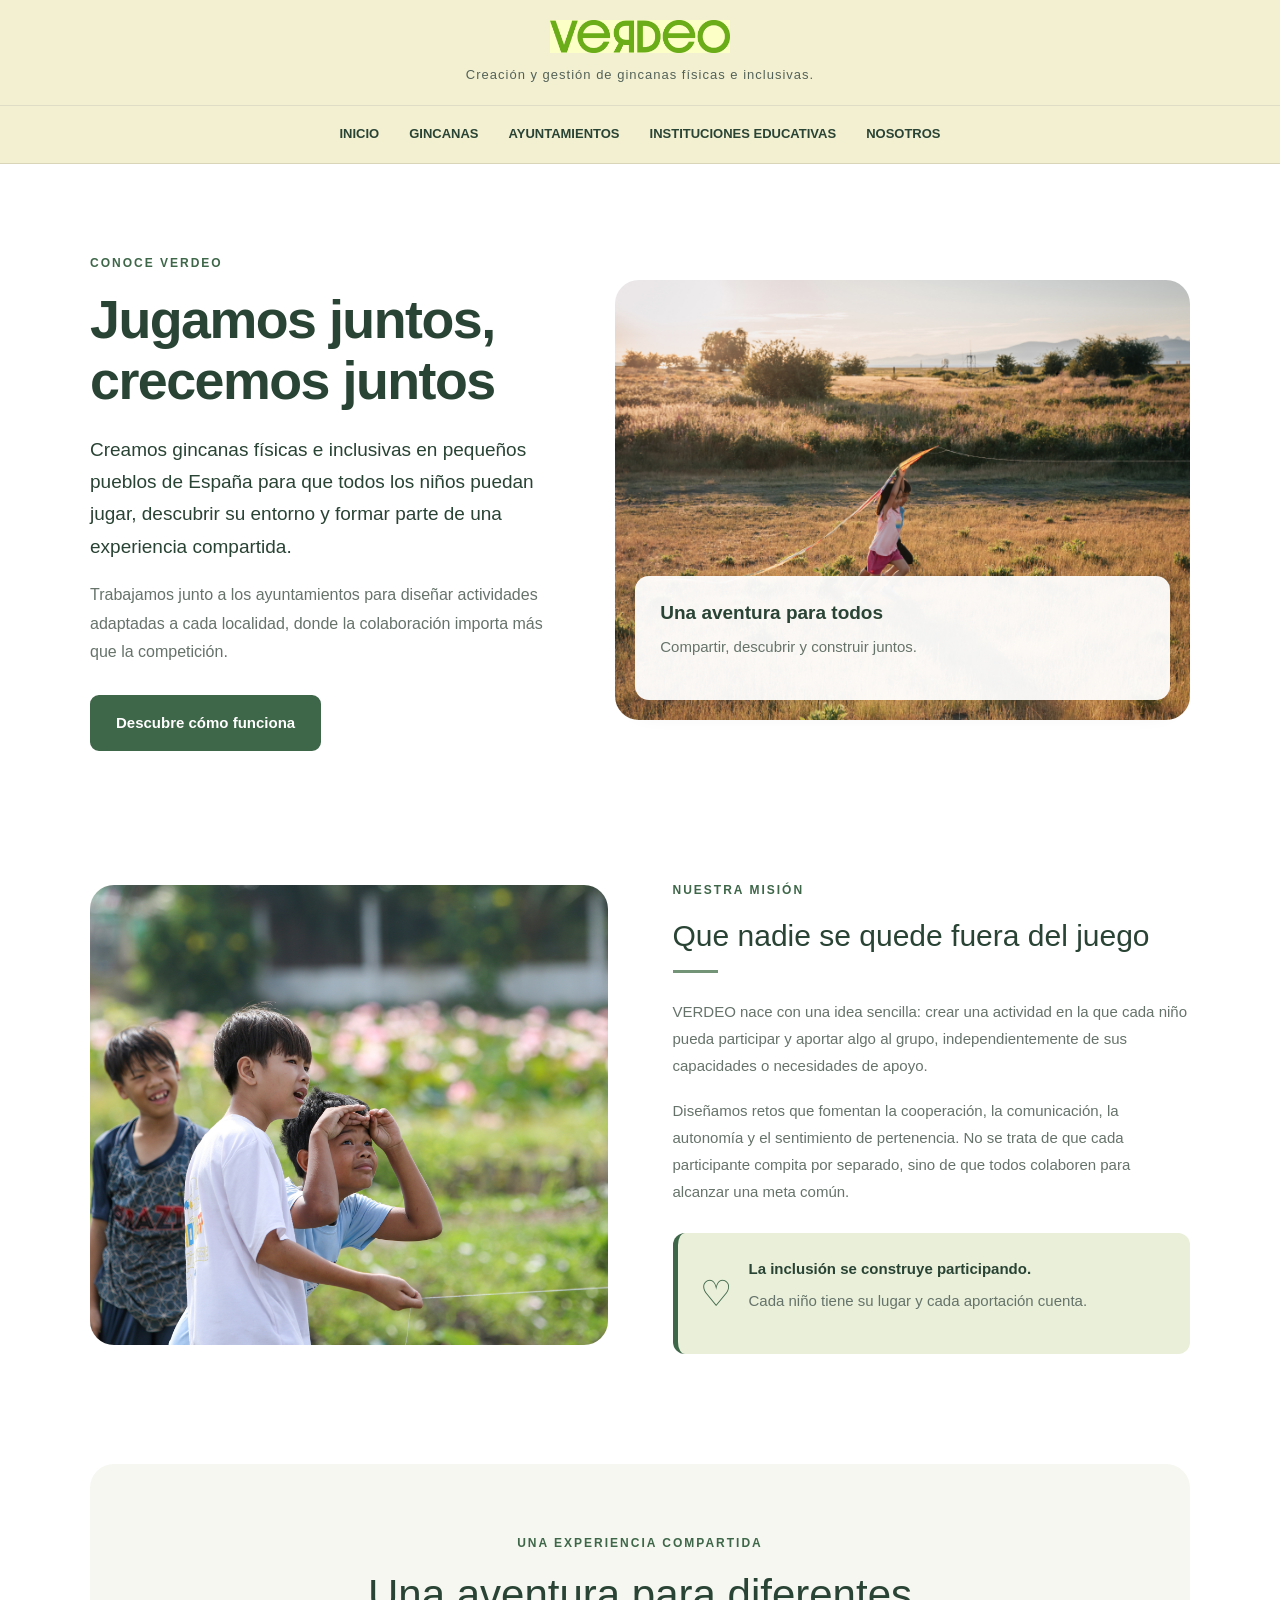
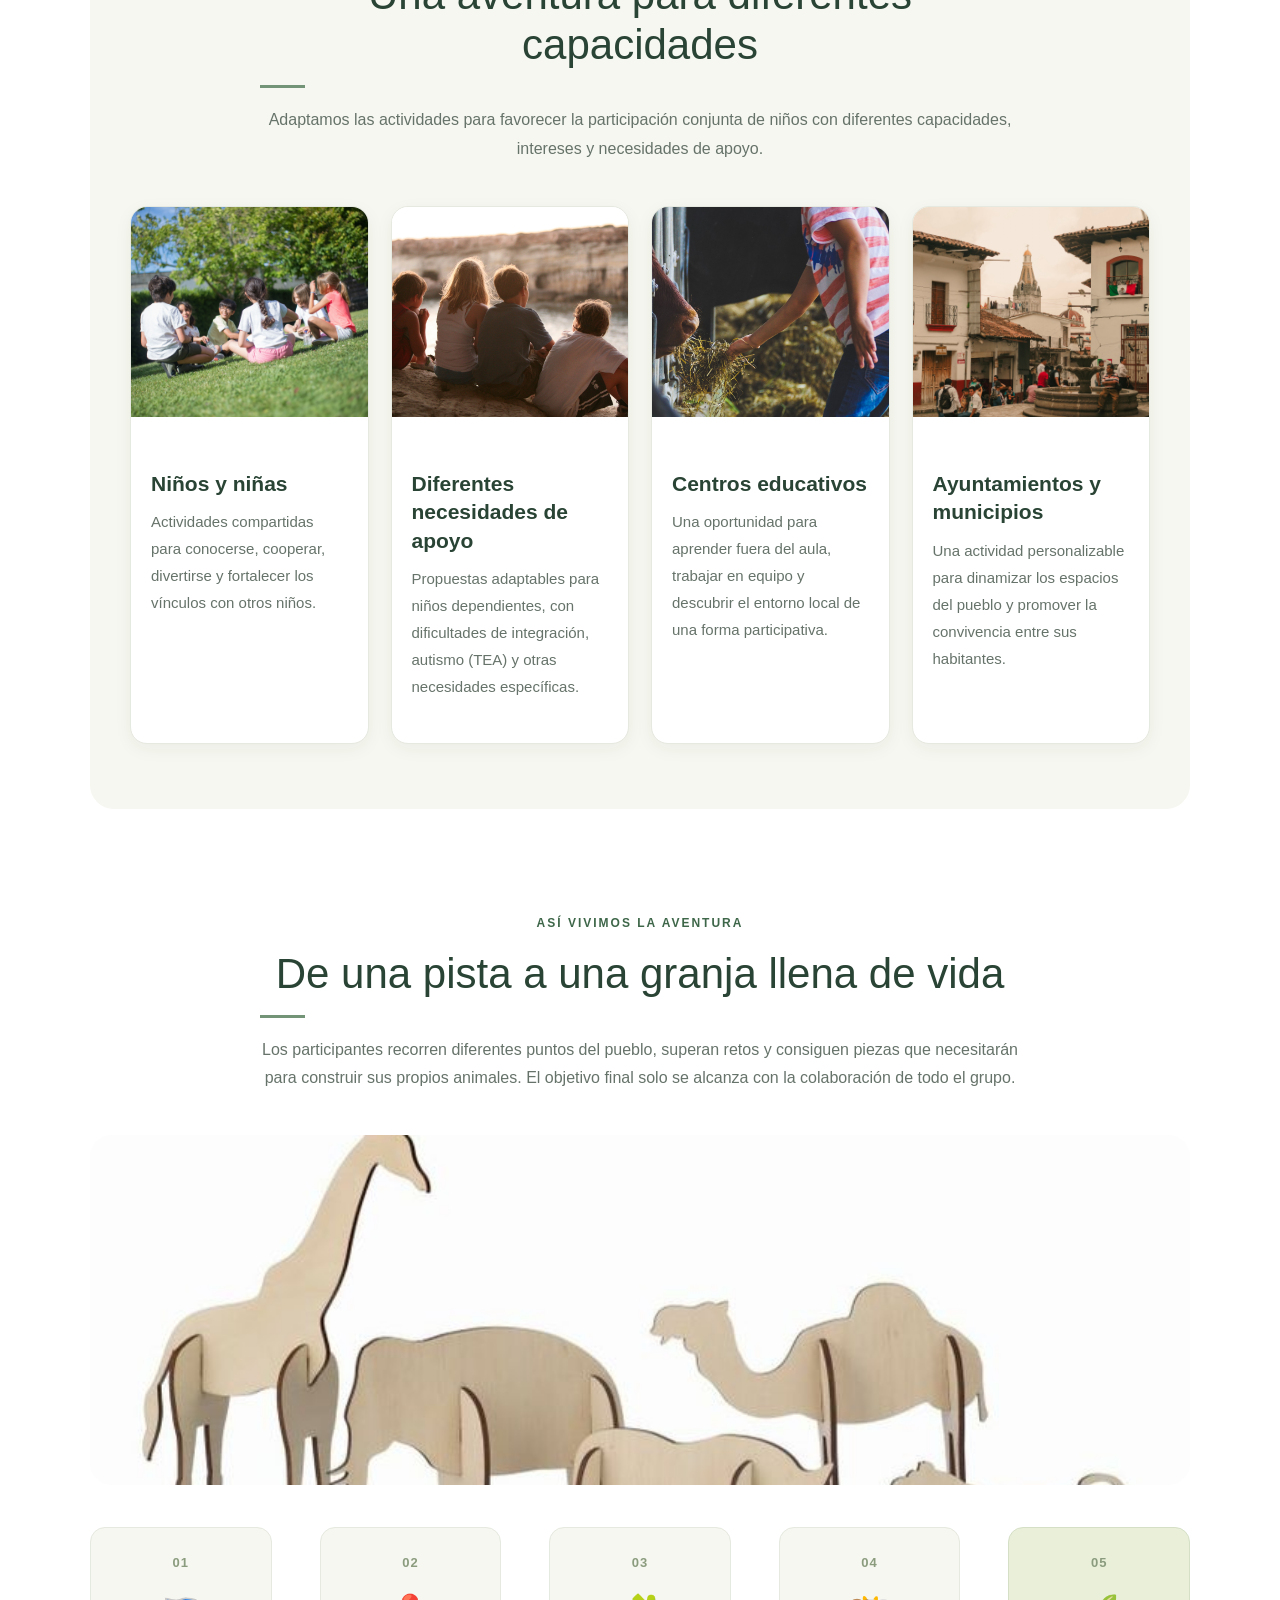
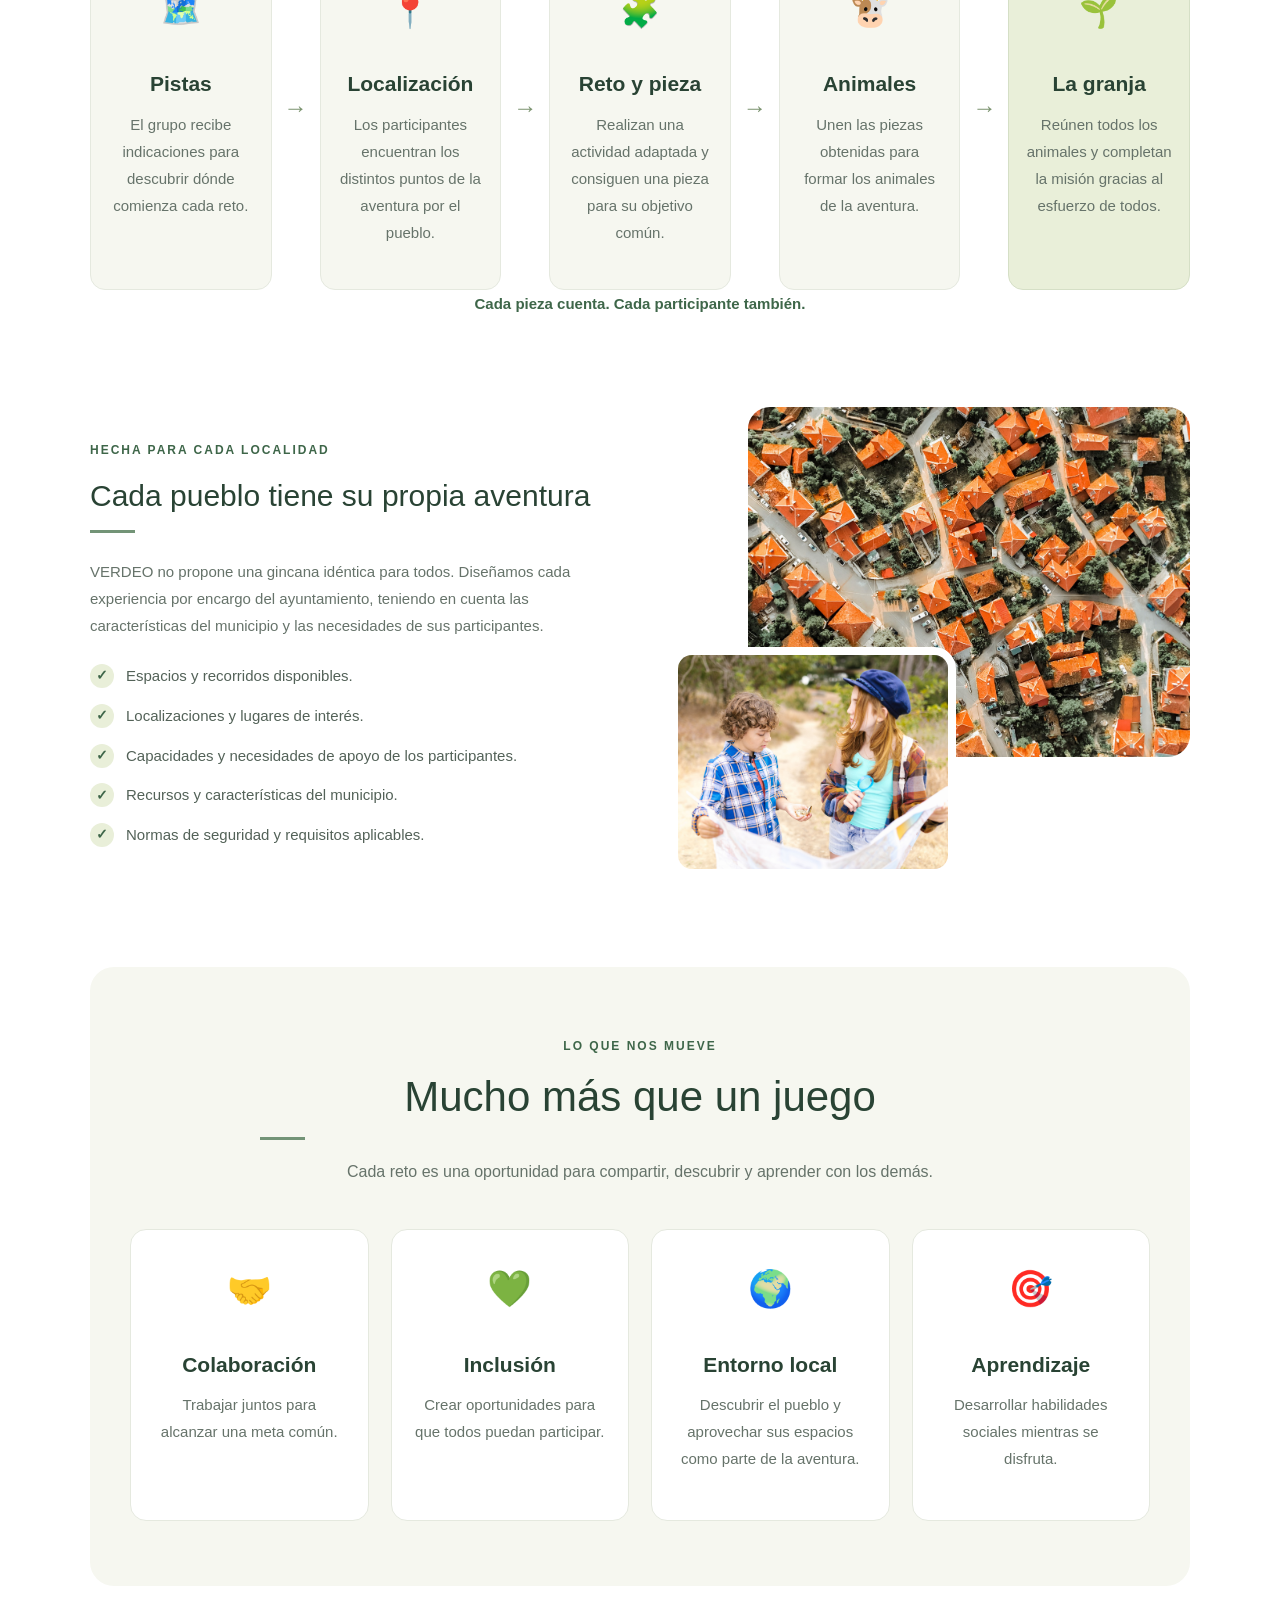
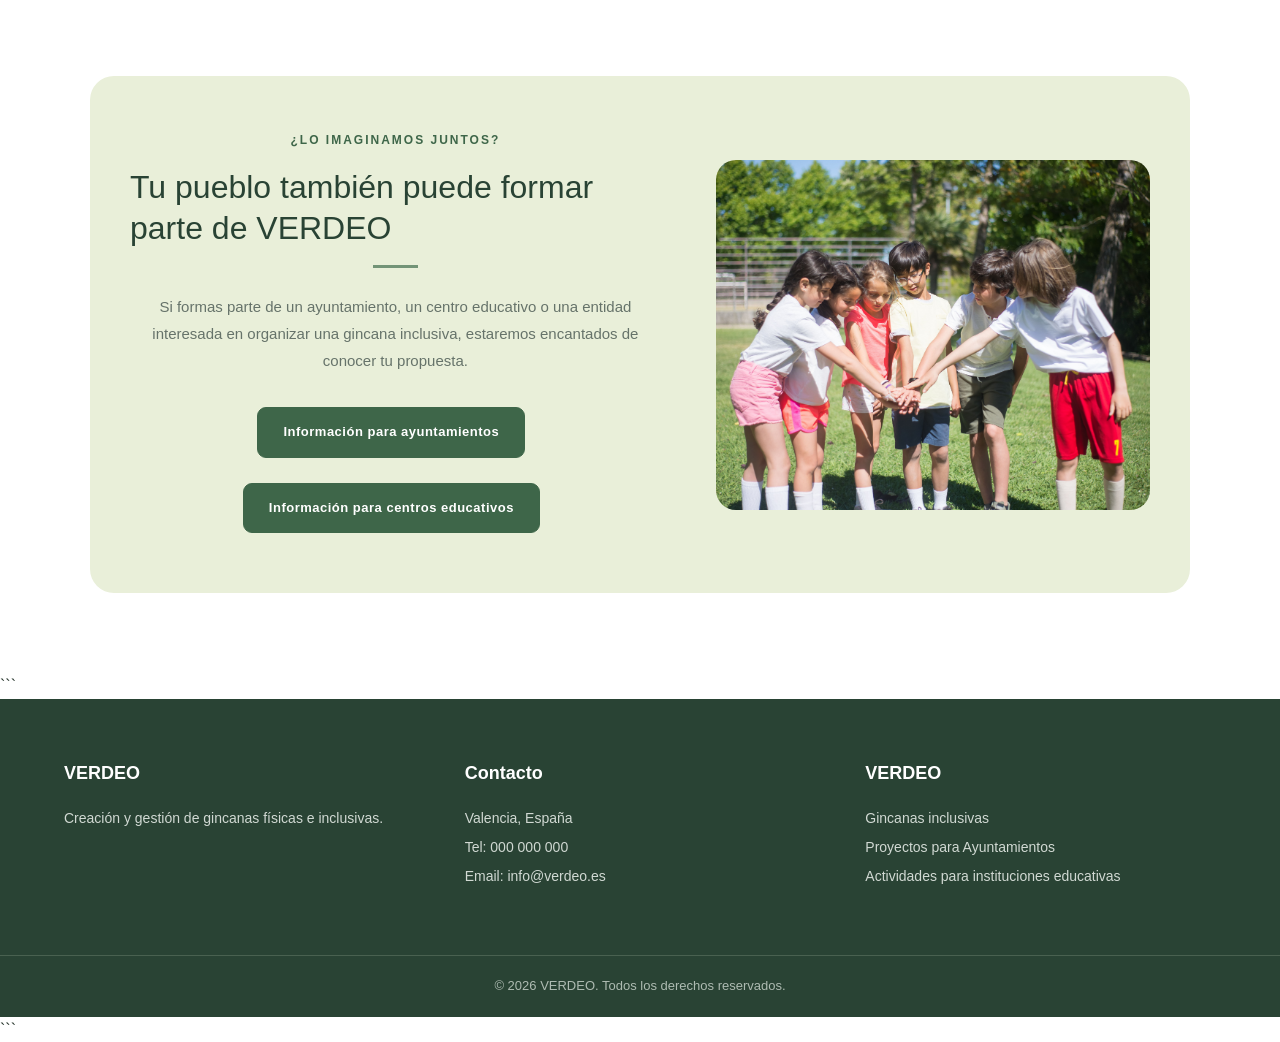
<file: WEB/nosotros.html>
<!DOCTYPE html>
<html lang="es">

<head>
    <meta charset="UTF-8">
    <meta name="viewport" content="width=device-width, initial-scale=1.0">

    <title>VERDEO | Mi página</title>

    <!-- CSS COMPARTIDO -->
    <link rel="stylesheet" href="./todo.css">
</head>

<body>

    <!-- CABECERA -->

    <header class="cabecera">

        <div class="logo">

            <img src="../img/Logo.jpg" alt="Logo de VERDEO">

            <p>
                Creación y gestión de gincanas físicas e inclusivas.
            </p>

        </div>

        <!-- MENÚ -->

        <nav class="menu">
            
            <a href="index.html">INICIO</a>
            
            <a href="gincanas.html">GINCANAS</a>

            <a href="ayuntamientos.html">AYUNTAMIENTOS</a>

            <a href="instituciones-educativas.html">
                INSTITUCIONES EDUCATIVAS
            </a>

            <a href="nosotros.html">NOSOTROS</a>

        </nav>

    </header>


    <!-- CONTENIDO PRINCIPAL: NOSOTROS -->
<main class="contenido nosotros">

    <!-- PRESENTACIÓN -->
    <section class="nosotros-hero">
        <div class="nosotros-hero-texto">
            <span class="etiqueta-nosotros">CONOCE VERDEO</span>

            <h1>Jugamos juntos, crecemos juntos</h1>

            <p class="nosotros-intro">
                Creamos gincanas físicas e inclusivas en pequeños pueblos
                de España para que todos los niños puedan jugar, descubrir
                su entorno y formar parte de una experiencia compartida.
            </p>

            <p>
                Trabajamos junto a los ayuntamientos para diseñar actividades
                adaptadas a cada localidad, donde la colaboración importa
                más que la competición.
            </p>

            <a href="#como-funciona" class="boton-nosotros">
                Descubre cómo funciona
            </a>
        </div>

        <div class="nosotros-hero-imagen">
            <!-- Sustituye esta ruta por tu fotografía -->
            <img
                src="../img/imcapricorn-kids-6549271.jpg"
                alt="Niños participando juntos en una gincana inclusiva al aire libre"
                loading="eager"
            >
            <div class="imagen-destacada-texto">
                <span>Una aventura para todos</span>
                <p>Compartir, descubrir y construir juntos.</p>
            </div>
        </div>
    </section>


    <!-- NUESTRA MISIÓN -->
    <section class="mision-nosotros">
        <div class="mision-imagen">
            <img
                src="../img/trungkhang-children-7782100.jpg"
                alt="Niños colaborando para resolver un reto en equipo"
                loading="lazy"
            >
        </div>

        <div class="mision-texto">
            <span class="etiqueta-nosotros">NUESTRA MISIÓN</span>

            <h2>Que nadie se quede fuera del juego</h2>

            <p>
                VERDEO nace con una idea sencilla: crear una actividad en
                la que cada niño pueda participar y aportar algo al grupo,
                independientemente de sus capacidades o necesidades de apoyo.
            </p>

            <p>
                Diseñamos retos que fomentan la cooperación, la comunicación,
                la autonomía y el sentimiento de pertenencia. No se trata
                de que cada participante compita por separado, sino de que
                todos colaboren para alcanzar una meta común.
            </p>

            <div class="mision-destacado">
                <span class="mision-icono" aria-hidden="true">♡</span>
                <p>
                    <strong>La inclusión se construye participando.</strong>
                    Cada niño tiene su lugar y cada aportación cuenta.
                </p>
            </div>
        </div>
    </section>


    <!-- A QUIÉN VA DIRIGIDO -->
    <section class="publico-nosotros">
        <div class="encabezado-seccion-nosotros">
            <span class="etiqueta-nosotros">UNA EXPERIENCIA COMPARTIDA</span>

            <h2>Una aventura para diferentes capacidades</h2>

            <p>
                Adaptamos las actividades para favorecer la participación
                conjunta de niños con diferentes capacidades, intereses
                y necesidades de apoyo.
            </p>
        </div>

        <div class="publico-grid">

            <article class="publico-tarjeta">
                <div class="publico-imagen">
                    <img
                        src="../img/pexels-kampus-8813526.jpg"
                        alt="Grupo de niños colaborando en una actividad"
                        loading="lazy"
                    >
                </div>

                <div class="publico-contenido">
                    <h3>Niños y niñas</h3>
                    <p>
                        Actividades compartidas para conocerse, cooperar,
                        divertirse y fortalecer los vínculos con otros niños.
                    </p>
                </div>
            </article>

            <article class="publico-tarjeta">
                <div class="publico-imagen">
                    <img
                        src="../img/florendia-friendship-4273865.jpg"
                        alt="Niños participando en una actividad inclusiva"
                        loading="lazy"
                    >
                </div>

                <div class="publico-contenido">
                    <h3>Diferentes necesidades de apoyo</h3>
                    <p>
                        Propuestas adaptables para niños dependientes,
                        con dificultades de integración, autismo (TEA)
                        y otras necesidades específicas.
                    </p>
                </div>
            </article>

            <article class="publico-tarjeta">
                <div class="publico-imagen">
                    <img
                        src="../img/pexels-suju-1430639.jpg"
                        alt="Actividad educativa en un entorno de pueblo"
                        loading="lazy"
                    >
                </div>

                <div class="publico-contenido">
                    <h3>Centros educativos</h3>
                    <p>
                        Una oportunidad para aprender fuera del aula,
                        trabajar en equipo y descubrir el entorno local
                        de una forma participativa.
                    </p>
                </div>
            </article>

            <article class="publico-tarjeta">
                <div class="publico-imagen">
                    <img
                        src="../img/pexels-andrea-roman-291935393-24889553.jpg"
                        alt="Plaza de un pequeño municipio español"
                        loading="lazy"
                    >
                </div>

                <div class="publico-contenido">
                    <h3>Ayuntamientos y municipios</h3>
                    <p>
                        Una actividad personalizable para dinamizar
                        los espacios del pueblo y promover la convivencia
                        entre sus habitantes.
                    </p>
                </div>
            </article>

        </div>
    </section>


    <!-- CÓMO FUNCIONA -->
    <section class="funcionamiento-nosotros" id="como-funciona">
        <div class="encabezado-seccion-nosotros">
            <span class="etiqueta-nosotros">ASÍ VIVIMOS LA AVENTURA</span>

            <h2>De una pista a una granja llena de vida</h2>

            <p>
                Los participantes recorren diferentes puntos del pueblo,
                superan retos y consiguen piezas que necesitarán para
                construir sus propios animales. El objetivo final solo
                se alcanza con la colaboración de todo el grupo.
            </p>
        </div>

        <div class="funcionamiento-imagen">
            <img
                src="../img/33952ace7b4ac2ffa4ecc4b814ffbace.jpg"
                alt="Piezas de animales y materiales de una gincana infantil"
                loading="lazy"
            >
        </div>

        <div class="pasos-nosotros">

            <article class="paso-nosotros">
                <span class="paso-numero">01</span>
                <span class="paso-icono" aria-hidden="true">🗺️</span>
                <h3>Pistas</h3>
                <p>
                    El grupo recibe indicaciones para descubrir
                    dónde comienza cada reto.
                </p>
            </article>

            <div class="flecha-pasos" aria-hidden="true">→</div>

            <article class="paso-nosotros">
                <span class="paso-numero">02</span>
                <span class="paso-icono" aria-hidden="true">📍</span>
                <h3>Localización</h3>
                <p>
                    Los participantes encuentran los distintos puntos
                    de la aventura por el pueblo.
                </p>
            </article>

            <div class="flecha-pasos" aria-hidden="true">→</div>

            <article class="paso-nosotros">
                <span class="paso-numero">03</span>
                <span class="paso-icono" aria-hidden="true">🧩</span>
                <h3>Reto y pieza</h3>
                <p>
                    Realizan una actividad adaptada y consiguen
                    una pieza para su objetivo común.
                </p>
            </article>

            <div class="flecha-pasos" aria-hidden="true">→</div>

            <article class="paso-nosotros">
                <span class="paso-numero">04</span>
                <span class="paso-icono" aria-hidden="true">🐮</span>
                <h3>Animales</h3>
                <p>
                    Unen las piezas obtenidas para formar
                    los animales de la aventura.
                </p>
            </article>

            <div class="flecha-pasos" aria-hidden="true">→</div>

            <article class="paso-nosotros paso-final">
                <span class="paso-numero">05</span>
                <span class="paso-icono" aria-hidden="true">🌱</span>
                <h3>La granja</h3>
                <p>
                    Reúnen todos los animales y completan la misión
                    gracias al esfuerzo de todos.
                </p>
            </article>

        </div>

        <p class="frase-final-funcionamiento">
            Cada pieza cuenta. Cada participante también.
        </p>
    </section>


    <!-- ADAPTACIÓN A CADA PUEBLO -->
    <section class="adaptacion-nosotros">
        <div class="adaptacion-texto">
            <span class="etiqueta-nosotros">HECHA PARA CADA LOCALIDAD</span>

            <h2>Cada pueblo tiene su propia aventura</h2>

            <p>
                VERDEO no propone una gincana idéntica para todos.
                Diseñamos cada experiencia por encargo del ayuntamiento,
                teniendo en cuenta las características del municipio
                y las necesidades de sus participantes.
            </p>

            <ul class="lista-adaptacion">
                <li>
                    <span aria-hidden="true">✓</span>
                    Espacios y recorridos disponibles.
                </li>
                <li>
                    <span aria-hidden="true">✓</span>
                    Localizaciones y lugares de interés.
                </li>
                <li>
                    <span aria-hidden="true">✓</span>
                    Capacidades y necesidades de apoyo de los participantes.
                </li>
                <li>
                    <span aria-hidden="true">✓</span>
                    Recursos y características del municipio.
                </li>
                <li>
                    <span aria-hidden="true">✓</span>
                    Normas de seguridad y requisitos aplicables.
                </li>
            </ul>
        </div>

        <div class="adaptacion-imagenes">
            <img
                class="adaptacion-imagen-principal"
                src="../img/pexels-eyupcancaglar-32506127.jpg"
                alt="Calles y plazas de un pequeño pueblo español"
                loading="lazy"
            >

            <img
                class="adaptacion-imagen-secundaria"
                src="../img/pexels-rdne-8083378.jpg"
                alt="Niños explorando juntos un espacio al aire libre"
                loading="lazy"
            >
        </div>
    </section>


    <!-- VALORES -->
    <section class="valores-nosotros">
        <div class="encabezado-seccion-nosotros">
            <span class="etiqueta-nosotros">LO QUE NOS MUEVE</span>

            <h2>Mucho más que un juego</h2>

            <p>
                Cada reto es una oportunidad para compartir, descubrir
                y aprender con los demás.
            </p>
        </div>

        <div class="valores-grid">

            <article class="valor-nosotros">
                <span aria-hidden="true">🤝</span>
                <h3>Colaboración</h3>
                <p>
                    Trabajar juntos para alcanzar una meta común.
                </p>
            </article>

            <article class="valor-nosotros">
                <span aria-hidden="true">💚</span>
                <h3>Inclusión</h3>
                <p>
                    Crear oportunidades para que todos puedan participar.
                </p>
            </article>

            <article class="valor-nosotros">
                <span aria-hidden="true">🌍</span>
                <h3>Entorno local</h3>
                <p>
                    Descubrir el pueblo y aprovechar sus espacios
                    como parte de la aventura.
                </p>
            </article>

            <article class="valor-nosotros">
                <span aria-hidden="true">🎯</span>
                <h3>Aprendizaje</h3>
                <p>
                    Desarrollar habilidades sociales mientras se disfruta.
                </p>
            </article>

        </div>
    </section>


    <!-- LLAMADA A LA ACCIÓN -->
    <section class="contacto-nosotros">
        <div class="contacto-nosotros-texto">
            <span class="etiqueta-nosotros">¿LO IMAGINAMOS JUNTOS?</span>

            <h2>Tu pueblo también puede formar parte de VERDEO</h2>

            <p>
                Si formas parte de un ayuntamiento, un centro educativo
                o una entidad interesada en organizar una gincana inclusiva,
                estaremos encantados de conocer tu propuesta.
            </p>

            <a href="ayuntamientos.html" class="boton-nosotros">
                Información para ayuntamientos
            </a>

            <a href="instituciones-educativas.html"
               class="boton-nosotros boton-secundario-nosotros">
                Información para centros educativos
            </a>
        </div>

        <div class="contacto-nosotros-imagen">
            <img
                src="../img/pexels-kampus-8813502.jpg"
                alt="Niños celebrando juntos el final de una actividad"
                loading="lazy"
            >
        </div>
    </section>

</main>
```

    <!-- PIE DE PÁGINA -->

    <footer>

        <div class="footer-contenido">

            <div>

                <h3>VERDEO</h3>

                <p>
                    Creación y gestión de gincanas
                    físicas e inclusivas.
                </p>

            </div>

            <div>

                <h3>Contacto</h3>

                <p>Valencia, España</p>

                <p>Tel: 000 000 000</p>

                <p>Email: info@verdeo.es</p>

            </div>

            <div>

                <h3>VERDEO</h3>

                <p>Gincanas inclusivas</p>

                <p>Proyectos para Ayuntamientos</p>

                <p>Actividades para instituciones educativas</p>

            </div>

        </div>

        <div class="copyright">

            <p>
                © 2026 VERDEO. Todos los derechos reservados.
            </p>

        </div>

    </footer>

</body>

</html>
```
</file>
<file: style.css>
/* ==================================================
   CONFIGURACIÓN GENERAL
   ================================================== */

* {
    margin: 0;
    padding: 0;
    box-sizing: border-box;
}


body {
    font-family: 'Quicksand', sans-serif;
    background-color: #ffffff;
    color: #26352b;
    line-height: 1.6;
}


a {
    text-decoration: none;
    color: inherit;
}


/* ==================================================
   CABECERA
   ================================================== */

.cabecera {
    width: 100%;
    background-color: #f3f0d2;
    border-bottom: 1px solid #d8d5b8;
}


/* ==================================================
   LOGO
   ================================================== */

.logo {
    text-align: center;
    padding: 20px;
}


/* TAMAÑO DEL LOGO */

.logo img {
    width: 180px;
    height: auto;
    display: block;
    margin: 0 auto;
}


/* TEXTO DEBAJO DEL LOGO */

.logo p {
    font-size: 13px;
    letter-spacing: 1px;
    color: #536258;
    margin-top: 12px;
}


/* ==================================================
   MENÚ
   ================================================== */

.menu {
    display: flex;
    justify-content: center;
    align-items: center;
    flex-wrap: wrap;

    gap: 30px;

    padding: 18px 20px;

    border-top: 1px solid #dfddc5;
}

.menu a {
    font-size: 13px;
    font-weight: bold;

    color: #294334;

    transition: 0.3s;
}

.menu a:hover {
    color: #739477;
}


/* ==================================================
   CARRUSEL
   ================================================== */

.carrusel {
    width: 100%;
    height: 600px;

    overflow: hidden;
}

.imagenes {
    width: 300%;
    height: 100%;

    display: flex;

    animation: carrusel 15s infinite;
}

.slide {
    width: 33.333%;
    height: 100%;

    position: relative;

    flex-shrink: 0;
}

.slide img {
    width: 100%;
    height: 100%;

    object-fit: cover;
}


/* ==================================================
   TEXTO DEL CARRUSEL
   ================================================== */

.texto-slide {
    position: absolute;

    left: 8%;
    bottom: 12%;

    background-color: #f3f0d2;

    color: #294334;

    padding: 25px 35px;

    max-width: 550px;
}

.texto-slide h2 {
    font-size: 36px;

    margin-bottom: 10px;
}

.texto-slide p {
    font-size: 17px;
    line-height: 1.5;
}


/* ==================================================
   ANIMACIÓN DEL CARRUSEL
   ================================================== */

@keyframes carrusel {

    0% {
        transform: translateX(0);
    }

    28% {
        transform: translateX(0);
    }

    33% {
        transform: translateX(-33.333%);
    }

    61% {
        transform: translateX(-33.333%);
    }

    66% {
        transform: translateX(-66.666%);
    }

    94% {
        transform: translateX(-66.666%);
    }

    100% {
        transform: translateX(0);
    }
}


/* ==================================================
   NOTICIAS / PROPUESTAS
   ================================================== */

.noticias {
    width: 90%;
    max-width: 1200px;

    margin: 80px auto;
}

.noticias > h2 {
    text-align: center;

    font-size: 36px;

    font-weight: 400;

    color: #294334;
}

.linea {
    width: 50px;
    height: 3px;

    background-color: #3e6649;

    margin: 20px auto 50px auto;
}


/* ==================================================
   TARJETAS
   ================================================== */

.tarjetas {
    display: grid;

    grid-template-columns: repeat(3, 1fr);

    gap: 30px;
}

.tarjeta {
    background-color: #ffffff;

    border: 1px solid #dfe5dc;

    transition: 0.3s;

    box-shadow: 0 3px 10px rgba(0, 0, 0, 0.04);
}

.tarjeta:hover {
    transform: translateY(-5px);

    box-shadow: 0 8px 20px rgba(0, 0, 0, 0.08);
}

.tarjeta img {
    width: 100%;
    height: 220px;

    object-fit: cover;
}

.tarjeta-contenido {
    padding: 25px;
}

.tarjeta h3 {
    font-size: 21px;

    margin-bottom: 15px;

    color: #294334;
}

.tarjeta p {
    color: #66736a;

    line-height: 1.6;

    margin-bottom: 20px;
}

.tarjeta a {
    font-size: 12px;

    font-weight: bold;

    color: #3e6649;

    transition: 0.3s;
}

.tarjeta a:hover {
    color: #739477;
}


/* ==================================================
   INFORMACIÓN
   ================================================== */

.informacion {
    display: grid;

    grid-template-columns: 1fr 1fr;

    min-height: 550px;

    background-color: #e9efd9;
}

.informacion-texto {
    padding: 80px;

    display: flex;

    flex-direction: column;

    justify-content: center;
}

.informacion-texto h2 {
    font-size: 38px;

    font-weight: 400;

    color: #294334;

    margin-bottom: 25px;
}

.informacion-texto p {
    color: #536258;

    line-height: 1.7;

    margin-bottom: 15px;

    max-width: 550px;
}


/* ==================================================
   BOTÓN
   ================================================== */

.informacion-texto button {
    width: 150px;

    padding: 13px;

    margin-top: 20px;

    background-color: #3e6649;

    color: white;

    border: none;

    cursor: pointer;

    font-weight: bold;

    transition: 0.3s;
}

.informacion-texto button:hover {
    background-color: #294334;
}


/* ==================================================
   IMAGEN INFORMACIÓN
   ================================================== */

.informacion-imagen {
    height: 100%;
}

.informacion-imagen img {
    width: 100%;
    height: 100%;

    object-fit: cover;
}


/* ==================================================
   CÓMO FUNCIONA
   ================================================== */

.como-funciona {
    width: 90%;
    max-width: 1200px;

    margin: 80px auto;
}

.como-funciona > h2 {
    text-align: center;

    font-size: 36px;

    font-weight: 400;

    color: #294334;
}


/* ==================================================
   PASOS
   ================================================== */

.pasos {
    display: grid;

    grid-template-columns: repeat(4, 1fr);

    gap: 30px;
}

.paso {
    text-align: center;

    padding: 20px;
}

.numero {
    width: 55px;
    height: 55px;

    display: flex;

    justify-content: center;
    align-items: center;

    margin: 0 auto 20px auto;

    border-radius: 50%;

    background-color: #3e6649;

    color: white;

    font-size: 20px;

    font-weight: bold;
}

.paso h3 {
    color: #294334;

    font-size: 19px;

    margin-bottom: 12px;
}

.paso p {
    color: #66736a;

    line-height: 1.6;

    font-size: 14px;
}


/* ==================================================
   FOOTER
   ================================================== */

footer {
    background-color: #294334;

    color: white;
}

.footer-contenido {
    width: 90%;
    max-width: 1200px;

    margin: auto;

    display: grid;

    grid-template-columns: repeat(3, 1fr);

    gap: 50px;

    padding: 60px 0;
}

.footer-contenido h3 {
    margin-bottom: 20px;

    font-size: 18px;
}

.footer-contenido p {
    color: #d1d9d3;

    margin-bottom: 8px;

    font-size: 14px;

    line-height: 1.5;
}

.footer-contenido a:hover {
    color: white;
}


/* ==================================================
   COPYRIGHT
   ================================================== */

.copyright {
    border-top: 1px solid #496150;

    text-align: center;

    padding: 20px;
}

.copyright p {
    color: #aebbb2;

    font-size: 13px;
}


/* ==================================================
   MÓVIL
   ================================================== */

@media (max-width: 800px) {

    /* MENÚ */

    .menu {
        gap: 15px;
    }

    .menu a {
        font-size: 11px;
    }


    /* LOGO EN MÓVIL */

    .logo img {
        width: 140px;
    }


    /* CARRUSEL */

    .carrusel {
        height: 450px;
    }

    .texto-slide {
        left: 5%;
        right: 5%;
        bottom: 8%;

        max-width: none;

        padding: 20px;
    }

    .texto-slide h2 {
        font-size: 27px;
    }

    .texto-slide p {
        font-size: 15px;
    }


    /* NOTICIAS */

    .tarjetas {
        grid-template-columns: 1fr;
    }


    /* INFORMACIÓN */

    .informacion {
        grid-template-columns: 1fr;
    }

    .informacion-texto {
        padding: 50px 30px;
    }

    .informacion-texto h2 {
        font-size: 32px;
    }

    .informacion-imagen {
        height: 350px;
    }


    /* CÓMO FUNCIONA */

    .pasos {
        grid-template-columns: 1fr;
    }


    /* FOOTER */

    .footer-contenido {
        grid-template-columns: 1fr;

        gap: 30px;

        padding: 40px 30px;
    }

}
```
</file>
<file: WEB/style.css>
/* ==================================================
   CONFIGURACIÓN GENERAL
   ================================================== */

* {
    margin: 0;
    padding: 0;
    box-sizing: border-box;
}

body {
    font-family: Arial, Helvetica, sans-serif;
    background-color: #ffffff;
    color: #26352b;
}

a {
    text-decoration: none;
    color: inherit;
}


/* ==================================================
   CABECERA
   ================================================== */

.cabecera {
    width: 100%;
    background-color: #f3f0d2;
    border-bottom: 1px solid #d8d5b8;
}


/* ==================================================
   LOGO
   ================================================== */

.logo {
    text-align: center;
    padding: 20px;
}


/* TAMAÑO DEL LOGO */

.logo img {
    width: 180px;
    height: auto;
    display: block;
    margin: 0 auto;
}


/* TEXTO DEBAJO DEL LOGO */

.logo p {
    font-size: 13px;
    letter-spacing: 1px;
    color: #536258;
    margin-top: 12px;
}


/* ==================================================
   MENÚ
   ================================================== */

.menu {
    display: flex;
    justify-content: center;
    align-items: center;
    flex-wrap: wrap;

    gap: 30px;

    padding: 18px 20px;

    border-top: 1px solid #dfddc5;
}

.menu a {
    font-size: 13px;
    font-weight: bold;

    color: #294334;

    transition: 0.3s;
}

.menu a:hover {
    color: #739477;
}


/* ==================================================
   CARRUSEL
   ================================================== */

.carrusel {
    width: 100%;
    height: 600px;

    overflow: hidden;
}

.imagenes {
    width: 300%;
    height: 100%;

    display: flex;

    animation: carrusel 15s infinite;
}

.slide {
    width: 33.333%;
    height: 100%;

    position: relative;

    flex-shrink: 0;
}

.slide img {
    width: 100%;
    height: 100%;

    object-fit: cover;
}


/* ==================================================
   TEXTO DEL CARRUSEL
   ================================================== */

.texto-slide {
    position: absolute;

    left: 8%;
    bottom: 12%;

    background-color: #f3f0d2;

    color: #294334;

    padding: 25px 35px;

    max-width: 550px;
}

.texto-slide h2 {
    font-size: 36px;

    margin-bottom: 10px;
}

.texto-slide p {
    font-size: 17px;
    line-height: 1.5;
}


/* ==================================================
   ANIMACIÓN DEL CARRUSEL
   ================================================== */

@keyframes carrusel {

    0% {
        transform: translateX(0);
    }

    28% {
        transform: translateX(0);
    }

    33% {
        transform: translateX(-33.333%);
    }

    61% {
        transform: translateX(-33.333%);
    }

    66% {
        transform: translateX(-66.666%);
    }

    94% {
        transform: translateX(-66.666%);
    }

    100% {
        transform: translateX(0);
    }
}


/* ==================================================
   NOTICIAS / PROPUESTAS
   ================================================== */

.noticias {
    width: 90%;
    max-width: 1200px;

    margin: 80px auto;
}

.noticias > h2 {
    text-align: center;

    font-size: 36px;

    font-weight: 400;

    color: #294334;
}

.linea {
    width: 50px;
    height: 3px;

    background-color: #3e6649;

    margin: 20px auto 50px auto;
}


/* ==================================================
   TARJETAS
   ================================================== */

.tarjetas {
    display: grid;

    grid-template-columns: repeat(3, 1fr);

    gap: 30px;
}

.tarjeta {
    background-color: #ffffff;

    border: 1px solid #dfe5dc;

    transition: 0.3s;

    box-shadow: 0 3px 10px rgba(0, 0, 0, 0.04);
}

.tarjeta:hover {
    transform: translateY(-5px);

    box-shadow: 0 8px 20px rgba(0, 0, 0, 0.08);
}

.tarjeta img {
    width: 100%;
    height: 220px;

    object-fit: cover;
}

.tarjeta-contenido {
    padding: 25px;
}

.tarjeta h3 {
    font-size: 21px;

    margin-bottom: 15px;

    color: #294334;
}

.tarjeta p {
    color: #66736a;

    line-height: 1.6;

    margin-bottom: 20px;
}

.tarjeta a {
    font-size: 12px;

    font-weight: bold;

    color: #3e6649;

    transition: 0.3s;
}

.tarjeta a:hover {
    color: #739477;
}


/* ==================================================
   INFORMACIÓN
   ================================================== */

.informacion {
    display: grid;

    grid-template-columns: 1fr 1fr;

    min-height: 550px;

    background-color: #e9efd9;
}

.informacion-texto {
    padding: 80px;

    display: flex;

    flex-direction: column;

    justify-content: center;
}

.informacion-texto h2 {
    font-size: 38px;

    font-weight: 400;

    color: #294334;

    margin-bottom: 25px;
}

.informacion-texto p {
    color: #536258;

    line-height: 1.7;

    margin-bottom: 15px;

    max-width: 550px;
}


/* ==================================================
   BOTÓN
   ================================================== */

.informacion-texto button {
    width: 150px;

    padding: 13px;

    margin-top: 20px;

    background-color: #3e6649;

    color: white;

    border: none;

    cursor: pointer;

    font-weight: bold;

    transition: 0.3s;
}

.informacion-texto button:hover {
    background-color: #294334;
}


/* ==================================================
   IMAGEN INFORMACIÓN
   ================================================== */

.informacion-imagen {
    height: 100%;
}

.informacion-imagen img {
    width: 100%;
    height: 100%;

    object-fit: cover;
}


/* ==================================================
   CÓMO FUNCIONA
   ================================================== */

.como-funciona {
    width: 90%;
    max-width: 1200px;

    margin: 80px auto;
}

.como-funciona > h2 {
    text-align: center;

    font-size: 36px;

    font-weight: 400;

    color: #294334;
}


/* ==================================================
   PASOS
   ================================================== */

.pasos {
    display: grid;

    grid-template-columns: repeat(4, 1fr);

    gap: 30px;
}

.paso {
    text-align: center;

    padding: 20px;
}

.numero {
    width: 55px;
    height: 55px;

    display: flex;

    justify-content: center;
    align-items: center;

    margin: 0 auto 20px auto;

    border-radius: 50%;

    background-color: #3e6649;

    color: white;

    font-size: 20px;

    font-weight: bold;
}

.paso h3 {
    color: #294334;

    font-size: 19px;

    margin-bottom: 12px;
}

.paso p {
    color: #66736a;

    line-height: 1.6;

    font-size: 14px;
}


/* ==================================================
   FOOTER
   ================================================== */

footer {
    background-color: #294334;

    color: white;
}

.footer-contenido {
    width: 90%;
    max-width: 1200px;

    margin: auto;

    display: grid;

    grid-template-columns: repeat(3, 1fr);

    gap: 50px;

    padding: 60px 0;
}

.footer-contenido h3 {
    margin-bottom: 20px;

    font-size: 18px;
}

.footer-contenido p {
    color: #d1d9d3;

    margin-bottom: 8px;

    font-size: 14px;

    line-height: 1.5;
}

.footer-contenido a:hover {
    color: white;
}


/* ==================================================
   COPYRIGHT
   ================================================== */

.copyright {
    border-top: 1px solid #496150;

    text-align: center;

    padding: 20px;
}

.copyright p {
    color: #aebbb2;

    font-size: 13px;
}


/* ==================================================
   MÓVIL
   ================================================== */

@media (max-width: 800px) {

    /* MENÚ */

    .menu {
        gap: 15px;
    }

    .menu a {
        font-size: 11px;
    }


    /* LOGO EN MÓVIL */

    .logo img {
        width: 140px;
    }


    /* CARRUSEL */

    .carrusel {
        height: 450px;
    }

    .texto-slide {
        left: 5%;
        right: 5%;
        bottom: 8%;

        max-width: none;

        padding: 20px;
    }

    .texto-slide h2 {
        font-size: 27px;
    }

    .texto-slide p {
        font-size: 15px;
    }


    /* NOTICIAS */

    .tarjetas {
        grid-template-columns: 1fr;
    }


    /* INFORMACIÓN */

    .informacion {
        grid-template-columns: 1fr;
    }

    .informacion-texto {
        padding: 50px 30px;
    }

    .informacion-texto h2 {
        font-size: 32px;
    }

    .informacion-imagen {
        height: 350px;
    }


    /* CÓMO FUNCIONA */

    .pasos {
        grid-template-columns: 1fr;
    }


    /* FOOTER */

    .footer-contenido {
        grid-template-columns: 1fr;

        gap: 30px;

        padding: 40px 30px;
    }

}
```
</file>
<file: todo.css>
/* ==================================================
   CONFIGURACIÓN GENERAL
   ================================================== */

* {
    margin: 0;
    padding: 0;
    box-sizing: border-box;
}


body {
    font-family: 'Quicksand', sans-serif;
    background-color: #ffffff;
    color: #26352b;
    line-height: 1.6;
}

a {
    text-decoration: none;
    color: inherit;
}


/* ==================================================
   CABECERA
   ================================================== */

.cabecera {
    width: 100%;
    background-color: #f3f0d2;
    border-bottom: 1px solid #d8d5b8;
}


/* ==================================================
   LOGO
   ================================================== */

.logo {
    text-align: center;
    padding: 20px;
}

.logo img {
    width: 180px;
    height: auto;
    display: block;
    margin: 0 auto;
}

.logo p {
    font-size: 13px;
    letter-spacing: 1px;
    color: #536258;
    margin-top: 12px;
}


/* ==================================================
   MENÚ
   ================================================== */

.menu {
    display: flex;
    justify-content: center;
    align-items: center;
    flex-wrap: wrap;
    gap: 30px;
    padding: 18px 20px;
    border-top: 1px solid #dfddc5;
}

.menu a {
    font-size: 13px;
    font-weight: bold;
    color: #294334;
    transition: 0.3s;
}

.menu a:hover {
    color: #739477;
}


/* ==================================================
   CONTENIDO PRINCIPAL
   ================================================== */

.contenido {
    width: 90%;
    max-width: 1100px;
    margin: 70px auto 80px auto;
}


/* ==================================================
   TÍTULO PRINCIPAL
   ================================================== */

.contenido > h1 {
    text-align: center;
    font-size: 42px;
    font-weight: 400;
    line-height: 1.2;
    color: #294334;
    margin-bottom: 25px;
}

.contenido > h1::after {
    content: "";
    display: block;
    width: 50px;
    height: 3px;
    background-color: #3e6649;
    margin: 22px auto 35px auto;
}


/* ==================================================
   INTRODUCCIÓN
   ================================================== */

.contenido > p {
    max-width: 900px;
    margin: 0 auto 20px auto;
    color: #536258;
    font-size: 16px;
    line-height: 1.8;
    text-align: center;
}


/* ==================================================
   SECCIONES
   ================================================== */

.contenido section {
    margin-top: 65px;
    padding: 40px;
    background-color: #f8f9f4;
    border: 1px solid #e1e7dc;
    border-left: 4px solid #3e6649;
}


/* ==================================================
   TÍTULOS DE LAS SECCIONES
   ================================================== */

.contenido section h2 {
    color: #294334;
    font-size: 30px;
    font-weight: 400;
    line-height: 1.3;
    margin-bottom: 25px;
}

.contenido section h2::after {
    content: "";
    display: block;
    width: 45px;
    height: 3px;
    background-color: #739477;
    margin-top: 15px;
}


/* ==================================================
   SUBTÍTULOS DE LOS TIPOS DE GINCANAS
   ================================================== */

.contenido section h3 {
    color: #294334;
    font-size: 21px;
    margin-top: 30px;
    margin-bottom: 10px;
    font-weight: bold;
}


/* ==================================================
   PÁRRAFOS DEL CONTENIDO
   ================================================== */

.contenido section p {
    color: #66736a;
    font-size: 15px;
    line-height: 1.8;
    margin-bottom: 18px;
}


/* ==================================================
   LISTA DE METODOLOGÍA
   ================================================== */

.contenido section ol {
    list-style: none;
    counter-reset: pasos;
    margin-top: 30px;
}

.contenido section ol li {
    counter-increment: pasos;
    position: relative;
    padding: 20px 20px 20px 75px;
    margin-bottom: 15px;
    background-color: #ffffff;
    border: 1px solid #e1e7dc;
    color: #66736a;
    line-height: 1.7;
    transition: 0.3s;
}

.contenido section ol li::before {
    content: counter(pasos);
    position: absolute;
    left: 20px;
    top: 50%;
    transform: translateY(-50%);
    width: 38px;
    height: 38px;
    display: flex;
    justify-content: center;
    align-items: center;
    border-radius: 50%;
    background-color: #3e6649;
    color: #ffffff;
    font-weight: bold;
    font-size: 16px;
}

.contenido section ol li:hover {
    border-color: #a9bea7;
    transform: translateX(4px);
}

.contenido section ol li strong {
    color: #294334;
}


/* ==================================================
   SECCIÓN FINAL: LLAMADA A LA ACCIÓN
   ================================================== */

.contenido section:last-child {
    text-align: center;
    background-color: #e9efd9;
    border: none;
    padding: 50px 40px;
}

.contenido section:last-child h2 {
    font-size: 32px;
}

.contenido section:last-child h2::after {
    margin-left: auto;
    margin-right: auto;
}

.contenido section:last-child p {
    max-width: 750px;
    margin-left: auto;
    margin-right: auto;
}


/* ==================================================
   BOTÓN CONOCE VERDEO
   ================================================== */

.contenido section:last-child a {
    display: inline-block;
    margin-top: 15px;
    padding: 14px 25px;
    background-color: #3e6649;
    color: #ffffff;
    font-size: 13px;
    font-weight: bold;
    letter-spacing: 0.5px;
    border: 1px solid #3e6649;
    transition: 0.3s;
}

.contenido section:last-child a:hover {
    background-color: #294334;
    border-color: #294334;
    transform: translateY(-3px);
}


/* ==================================================
   FOOTER
   ================================================== */

footer {
    background-color: #294334;
    color: #ffffff;
}

.footer-contenido {
    width: 90%;
    max-width: 1200px;
    margin: auto;
    display: grid;
    grid-template-columns: repeat(3, 1fr);
    gap: 50px;
    padding: 60px 0;
}

.footer-contenido h3 {
    margin-bottom: 20px;
    font-size: 18px;
}

.footer-contenido p {
    color: #d1d9d3;
    margin-bottom: 8px;
    font-size: 14px;
    line-height: 1.5;
}

.footer-contenido a:hover {
    color: #ffffff;
}


/* ==================================================
   COPYRIGHT
   ================================================== */

.copyright {
    border-top: 1px solid #496150;
    text-align: center;
    padding: 20px;
}

.copyright p {
    color: #aebbb2;
    font-size: 13px;
}


/* ==================================================
   TABLETS Y MÓVILES
   ================================================== */

@media (max-width: 800px) {

    /* MENÚ */

    .menu {
        gap: 15px;
        padding: 15px;
    }

    .menu a {
        font-size: 11px;
    }


    /* LOGO */

    .logo img {
        width: 140px;
    }

    .logo p {
        font-size: 12px;
        line-height: 1.5;
    }


    /* CONTENIDO PRINCIPAL */

    .contenido {
        width: 90%;
        margin: 45px auto 55px auto;
    }

    .contenido > h1 {
        font-size: 34px;
    }

    .contenido > p {
        font-size: 15px;
        text-align: left;
    }


    /* SECCIONES */

    .contenido section {
        margin-top: 40px;
        padding: 25px;
    }

    .contenido section h2 {
        font-size: 25px;
    }

    .contenido section h3 {
        font-size: 19px;
        margin-top: 25px;
    }

    .contenido section p {
        font-size: 14px;
    }


    /* LISTA DE METODOLOGÍA */

    .contenido section ol li {
        padding: 18px 15px 18px 60px;
        font-size: 14px;
    }

    .contenido section ol li::before {
        left: 12px;
        width: 32px;
        height: 32px;
        font-size: 14px;
    }


    /* LLAMADA A LA ACCIÓN */

    .contenido section:last-child {
        padding: 35px 25px;
    }

    .contenido section:last-child h2 {
        font-size: 27px;
    }


    /* FOOTER */

    .footer-contenido {
        grid-template-columns: 1fr;
        gap: 30px;
        padding: 40px 30px;
    }

}


/* ==================================================
   MÓVILES PEQUEÑOS
   ================================================== */

@media (max-width: 480px) {

    .contenido {
        width: 92%;
        margin-top: 35px;
    }

    .contenido > h1 {
        font-size: 30px;
    }

    .contenido section {
        padding: 20px;
    }

    .contenido section h2 {
        font-size: 23px;
    }

    .contenido section h3 {
        font-size: 18px;
    }

    .contenido section ol li {
        padding: 55px 15px 18px 15px;
    }

    .contenido section ol li::before {
        top: 10px;
        left: 15px;
        transform: none;
        width: 32px;
        height: 32px;
    }

    .contenido section:last-child {
        padding: 30px 20px;
    }

    .contenido section:last-child a {
        padding: 13px 18px;
        font-size: 12px;
    }

    .footer-contenido {
        padding: 35px 20px;
    }

}
/* ==================================================
   AYUNTAMIENTOS: PRESENTACIÓN
   ================================================== */

.ayuntamientos {
    width: 90%;
    max-width: 1200px;
    margin: 70px auto 80px auto;
}

.presentacion-ayuntamientos {
    text-align: center;
    padding: 55px 40px;
    background-color: #f8f9f4;
    border: 1px solid #e1e7dc;
    border-top: 4px solid #3e6649;
}

.presentacion-ayuntamientos h1 {
    color: #294334;
    font-size: 42px;
    font-weight: 400;
    line-height: 1.25;
    margin-bottom: 25px;
}

.presentacion-ayuntamientos h1::after {
    content: "";
    display: block;
    width: 50px;
    height: 3px;
    background-color: #3e6649;
    margin: 22px auto;
}

.presentacion-ayuntamientos p {
    max-width: 850px;
    margin: 0 auto 20px;
    color: #536258;
    font-size: 16px;
    line-height: 1.8;
}

.presentacion-ayuntamientos .intro-ayuntamientos {
    color: #294334;
    font-size: 19px;
}


/* ==================================================
   BOTONES DE AYUNTAMIENTOS
   ================================================== */

.boton-ayuntamientos,
.boton-enviar {
    display: inline-block;
    padding: 14px 25px;
    background-color: #3e6649;
    color: #ffffff;
    border: 1px solid #3e6649;
    font-size: 13px;
    font-weight: bold;
    letter-spacing: 0.5px;
    cursor: pointer;
    transition: 0.3s;
}

.boton-ayuntamientos {
    margin-top: 15px;
}

.boton-ayuntamientos:hover,
.boton-enviar:hover {
    background-color: #294334;
    border-color: #294334;
}


/* ==================================================
   TÍTULOS Y SECCIONES
   ================================================== */

.ayuntamientos section:not(.presentacion-ayuntamientos) {
    margin-top: 60px;
}

.ayuntamientos section h2 {
    color: #294334;
    font-size: 32px;
    font-weight: 400;
    line-height: 1.3;
    margin-bottom: 22px;
}

.ayuntamientos section h2::after {
    content: "";
    display: block;
    width: 45px;
    height: 3px;
    background-color: #739477;
    margin-top: 15px;
}

.ayuntamientos section p {
    color: #66736a;
    font-size: 15px;
    line-height: 1.8;
    margin-bottom: 18px;
}

.texto-centro {
    max-width: 800px;
    margin: 0 auto 35px;
    text-align: center;
}


/* ==================================================
   VENTAJAS PARA LOS AYUNTAMIENTOS
   ================================================== */

.ventajas-ayuntamientos {
    padding: 45px 0;
}

.ventajas-ayuntamientos > h2 {
    text-align: center;
}

.ventajas-ayuntamientos > h2::after {
    margin-left: auto;
    margin-right: auto;
}

.ventajas-grid {
    display: grid;
    grid-template-columns: repeat(3, minmax(0, 1fr));
    gap: 25px;
    margin-top: 35px;
}

.ventaja {
    padding: 30px 25px;
    background-color: #f8f9f4;
    border: 1px solid #e1e7dc;
    transition: 0.3s;
}

.ventaja:hover {
    transform: translateY(-5px);
    box-shadow: 0 8px 20px rgba(0, 0, 0, 0.07);
}

.ventaja-icono {
    width: 50px;
    height: 50px;
    display: flex;
    justify-content: center;
    align-items: center;
    margin-bottom: 20px;
    border-radius: 50%;
    background-color: #3e6649;
    color: #ffffff;
    font-size: 16px;
    font-weight: bold;
}

.ventaja h3 {
    color: #294334;
    font-size: 20px;
    margin-bottom: 12px;
}

.ventaja p {
    margin-bottom: 0;
}


/* ==================================================
   PROCESO DE TRABAJO
   ================================================== */

.proceso-ayuntamientos {
    padding: 40px;
    background-color: #e9efd9;
}

.pasos-ayuntamientos {
    list-style: none;
    counter-reset: proceso;
    margin-top: 30px;
}

.pasos-ayuntamientos li {
    counter-increment: proceso;
    position: relative;
    padding: 22px 25px 22px 85px;
    margin-bottom: 15px;
    background-color: #ffffff;
    border: 1px solid #dfe5dc;
    color: #66736a;
}

.pasos-ayuntamientos li::before {
    content: counter(proceso);
    position: absolute;
    left: 22px;
    top: 50%;
    transform: translateY(-50%);
    width: 42px;
    height: 42px;
    display: flex;
    justify-content: center;
    align-items: center;
    border-radius: 50%;
    background-color: #3e6649;
    color: #ffffff;
    font-weight: bold;
}

.pasos-ayuntamientos strong,
.pasos-ayuntamientos span {
    display: block;
}

.pasos-ayuntamientos strong {
    color: #294334;
    margin-bottom: 5px;
}

.pasos-ayuntamientos span {
    line-height: 1.7;
    font-size: 14px;
}


/* ==================================================
   SECCIÓN DE CONTACTO
   ================================================== */

.contacto-ayuntamientos {
    display: grid;
    grid-template-columns: minmax(0, 0.85fr) minmax(0, 1.15fr);
    gap: 45px;
    align-items: start;
    padding: 45px;
    background-color: #f8f9f4;
    border: 1px solid #e1e7dc;
    border-top: 4px solid #3e6649;
    scroll-margin-top: 30px;
}

.contacto-introduccion h2 {
    font-size: 32px;
}

.contacto-nota {
    margin-top: 30px;
    padding: 25px;
    background-color: #e9efd9;
    border-left: 3px solid #3e6649;
}

.contacto-nota h3 {
    color: #294334;
    font-size: 18px;
    margin-bottom: 15px;
}

.contacto-nota ul {
    padding-left: 20px;
}

.contacto-nota li {
    color: #536258;
    font-size: 14px;
    line-height: 1.8;
    margin-bottom: 8px;
}


/* ==================================================
   FORMULARIO
   ================================================== */

.formulario-contenedor {
    padding: 30px;
    background-color: #ffffff;
    border: 1px solid #dfe5dc;
    box-shadow: 0 3px 12px rgba(0, 0, 0, 0.04);
}

.formulario-contenedor > h3 {
    color: #294334;
    font-size: 25px;
    margin-bottom: 8px;
}

.formulario-descripcion {
    margin-bottom: 25px;
    font-size: 14px;
}

.formulario-ayuntamientos {
    display: grid;
    grid-template-columns: repeat(2, minmax(0, 1fr));
    gap: 20px;
}

.campo-formulario {
    display: flex;
    flex-direction: column;
    min-width: 0;
}

.campo-completo {
    grid-column: 1 / -1;
}

.campo-formulario > label:not(.aceptacion) {
    color: #294334;
    font-size: 13px;
    font-weight: bold;
    margin-bottom: 8px;
}

.campo-formulario input:not([type="checkbox"]),
.campo-formulario select,
.campo-formulario textarea {
    width: 100%;
    min-width: 0;
    padding: 12px;
    border: 1px solid #d5ddd2;
    background-color: #ffffff;
    color: #26352b;
    font-family: Arial, Helvetica, sans-serif;
    font-size: 14px;
    border-radius: 0;
    transition: border-color 0.3s, box-shadow 0.3s;
}

.campo-formulario input:not([type="checkbox"]),
.campo-formulario select {
    min-height: 45px;
}

.campo-formulario textarea {
    resize: vertical;
    line-height: 1.6;
}

.campo-formulario input:focus,
.campo-formulario select:focus,
.campo-formulario textarea:focus {
    outline: none;
    border-color: #3e6649;
    box-shadow: 0 0 0 3px rgba(62, 102, 73, 0.12);
}

.campo-formulario input::placeholder,
.campo-formulario textarea::placeholder {
    color: #8a968c;
}


/* ==================================================
   PRIVACIDAD
   ================================================== */

.aceptacion {
    display: flex;
    align-items: flex-start;
    gap: 10px;
    color: #536258;
    font-size: 13px;
    line-height: 1.6;
    cursor: pointer;
}

.aceptacion input {
    flex-shrink: 0;
    margin-top: 4px;
    accent-color: #3e6649;
}


/* ==================================================
   ENVÍO DEL FORMULARIO
   ================================================== */

.boton-enviar {
    width: 100%;
    font-family: Arial, Helvetica, sans-serif;
}

.nota-formulario {
    margin-top: 12px;
    margin-bottom: 0;
    color: #66736a;
    font-size: 12px;
    text-align: center;
}


/* ==================================================
   RESPONSIVE: TABLETS Y MÓVILES
   ================================================== */

@media (max-width: 800px) {

    .ayuntamientos {
        width: 90%;
        margin: 45px auto 55px;
    }

    .presentacion-ayuntamientos {
        padding: 35px 25px;
    }

    .presentacion-ayuntamientos h1 {
        font-size: 34px;
    }

    .presentacion-ayuntamientos p {
        font-size: 15px;
    }

    .presentacion-ayuntamientos .intro-ayuntamientos {
        font-size: 17px;
    }

    .ayuntamientos section:not(.presentacion-ayuntamientos) {
        margin-top: 40px;
    }

    .ayuntamientos section h2 {
        font-size: 27px;
    }

    .ventajas-grid {
        grid-template-columns: 1fr;
        gap: 20px;
    }

    .ventaja {
        padding: 25px;
    }

    .proceso-ayuntamientos {
        padding: 30px 25px;
    }

    .contacto-ayuntamientos {
        grid-template-columns: 1fr;
        gap: 30px;
        padding: 30px 25px;
    }

    .formulario-contenedor {
        padding: 25px;
    }
}


/* ==================================================
   RESPONSIVE: MÓVILES PEQUEÑOS
   ================================================== */

@media (max-width: 480px) {

    .ayuntamientos {
        width: 92%;
        margin-top: 30px;
    }

    .presentacion-ayuntamientos {
        padding: 30px 20px;
    }

    .presentacion-ayuntamientos h1 {
        font-size: 29px;
    }

    .ayuntamientos section h2,
    .contacto-introduccion h2 {
        font-size: 24px;
    }

    .ventaja {
        padding: 22px;
    }

    .proceso-ayuntamientos {
        padding: 25px 18px;
    }

    .pasos-ayuntamientos li {
        padding: 65px 18px 20px;
    }

    .pasos-ayuntamientos li::before {
        top: 15px;
        left: 18px;
        transform: none;
        width: 35px;
        height: 35px;
    }

    .contacto-ayuntamientos {
        padding: 22px 16px;
    }

    .formulario-contenedor {
        padding: 20px 15px;
    }

    .formulario-ayuntamientos {
        grid-template-columns: 1fr;
        gap: 16px;
    }

    .campo-completo {
        grid-column: auto;
    }

    .boton-ayuntamientos,
    .boton-enviar {
        font-size: 12px;
    }
}
/* ==================================================
   INSTITUCIONES EDUCATIVAS: PRESENTACIÓN
   ================================================== */

.instituciones {
    width: 90%;
    max-width: 1200px;
    margin: 70px auto 80px;
}

.presentacion-educativa {
    padding: 55px 40px;
    text-align: center;
    background-color: #f8f9f4;
    border: 1px solid #e1e7dc;
    border-top: 4px solid #3e6649;
}

.presentacion-educativa h1 {
    color: #294334;
    font-size: 42px;
    font-weight: 400;
    line-height: 1.25;
    margin-bottom: 25px;
}

.presentacion-educativa h1::after {
    content: "";
    display: block;
    width: 50px;
    height: 3px;
    background-color: #3e6649;
    margin: 22px auto;
}

.presentacion-educativa p {
    max-width: 850px;
    margin: 0 auto 20px;
    color: #536258;
    font-size: 16px;
    line-height: 1.8;
}

.presentacion-educativa .intro-educativa {
    color: #294334;
    font-size: 19px;
}


/* ==================================================
   BOTÓN PRINCIPAL
   ================================================== */

.boton-educativo,
.boton-enviar-educativo {
    display: inline-block;
    padding: 14px 25px;
    background-color: #3e6649;
    color: #ffffff;
    border: 1px solid #3e6649;
    font-size: 13px;
    font-weight: bold;
    letter-spacing: 0.5px;
    cursor: pointer;
    transition: 0.3s;
}

.boton-educativo {
    margin-top: 15px;
}

.boton-educativo:hover,
.boton-enviar-educativo:hover {
    background-color: #294334;
    border-color: #294334;
}


/* ==================================================
   TÍTULOS Y PÁRRAFOS
   ================================================== */

.instituciones section:not(.presentacion-educativa) {
    margin-top: 60px;
}

.instituciones section h2 {
    color: #294334;
    font-size: 32px;
    font-weight: 400;
    line-height: 1.3;
    margin-bottom: 22px;
}

.instituciones section h2::after {
    content: "";
    display: block;
    width: 45px;
    height: 3px;
    background-color: #739477;
    margin-top: 15px;
}

.instituciones section p {
    color: #66736a;
    font-size: 15px;
    line-height: 1.8;
    margin-bottom: 18px;
}

.instituciones .texto-centro {
    max-width: 800px;
    margin: 0 auto 35px;
    text-align: center;
}


/* ==================================================
   BENEFICIOS EDUCATIVOS
   ================================================== */

.beneficios-educativos {
    padding: 40px 0;
}

.beneficios-educativos > h2 {
    text-align: center;
}

.beneficios-educativos > h2::after {
    margin-left: auto;
    margin-right: auto;
}

.beneficios-grid {
    display: grid;
    grid-template-columns: repeat(3, minmax(0, 1fr));
    gap: 25px;
    margin-top: 35px;
}

.beneficio-educativo {
    padding: 30px 25px;
    background-color: #f8f9f4;
    border: 1px solid #e1e7dc;
    transition: 0.3s;
}

.beneficio-educativo:hover {
    transform: translateY(-5px);
    box-shadow: 0 8px 20px rgba(0, 0, 0, 0.07);
}

.beneficio-numero {
    width: 50px;
    height: 50px;
    display: flex;
    justify-content: center;
    align-items: center;
    margin-bottom: 20px;
    border-radius: 50%;
    background-color: #3e6649;
    color: #ffffff;
    font-size: 16px;
    font-weight: bold;
}

.beneficio-educativo h3,
.tipo-educativo h3 {
    color: #294334;
    font-size: 20px;
    margin-bottom: 12px;
}

.beneficio-educativo p,
.tipo-educativo p {
    margin-bottom: 0;
}


/* ==================================================
   TIPOS DE ACTIVIDADES
   ================================================== */

.tipos-educativos {
    padding: 40px;
    background-color: #e9efd9;
}

.tipos-grid {
    display: grid;
    grid-template-columns: repeat(2, minmax(0, 1fr));
    gap: 20px;
    margin-top: 30px;
}

.tipo-educativo {
    padding: 25px;
    background-color: #ffffff;
    border: 1px solid #dfe5dc;
    transition: 0.3s;
}

.tipo-educativo:hover {
    transform: translateY(-3px);
    box-shadow: 0 6px 15px rgba(0, 0, 0, 0.05);
}


/* ==================================================
   METODOLOGÍA EDUCATIVA
   ================================================== */

.metodologia-educativa {
    padding: 40px;
    background-color: #f8f9f4;
    border: 1px solid #e1e7dc;
    border-left: 4px solid #3e6649;
}

.pasos-educativos {
    list-style: none;
    counter-reset: paso-educativo;
    margin-top: 30px;
}

.pasos-educativos li {
    counter-increment: paso-educativo;
    position: relative;
    padding: 22px 25px 22px 85px;
    margin-bottom: 15px;
    background-color: #ffffff;
    border: 1px solid #dfe5dc;
    color: #66736a;
}

.pasos-educativos li::before {
    content: counter(paso-educativo);
    position: absolute;
    left: 22px;
    top: 50%;
    transform: translateY(-50%);
    width: 42px;
    height: 42px;
    display: flex;
    justify-content: center;
    align-items: center;
    border-radius: 50%;
    background-color: #3e6649;
    color: #ffffff;
    font-weight: bold;
}

.pasos-educativos strong,
.pasos-educativos span {
    display: block;
}

.pasos-educativos strong {
    color: #294334;
    margin-bottom: 5px;
}

.pasos-educativos span {
    font-size: 14px;
    line-height: 1.7;
}


/* ==================================================
   OBJETIVO EDUCATIVO
   ================================================== */

.objetivo-educativo {
    padding: 40px;
    background-color: #e9efd9;
}

.objetivo-educativo p {
    max-width: 900px;
}


/* ==================================================
   CONTACTO EDUCATIVO
   ================================================== */

.contacto-educativo {
    display: grid;
    grid-template-columns: minmax(0, 0.85fr) minmax(0, 1.15fr);
    gap: 45px;
    align-items: start;
    padding: 45px;
    background-color: #f8f9f4;
    border: 1px solid #e1e7dc;
    border-top: 4px solid #3e6649;
    scroll-margin-top: 30px;
}

.contacto-educativo-texto h2 {
    font-size: 32px;
}

.nota-educativa {
    margin-top: 30px;
    padding: 25px;
    background-color: #e9efd9;
    border-left: 3px solid #3e6649;
}

.nota-educativa h3 {
    color: #294334;
    font-size: 18px;
    margin-bottom: 15px;
}

.nota-educativa ul {
    padding-left: 20px;
}

.nota-educativa li {
    color: #536258;
    font-size: 14px;
    line-height: 1.8;
    margin-bottom: 8px;
}


/* ==================================================
   FORMULARIO EDUCATIVO
   ================================================== */

.formulario-educativo-contenedor {
    min-width: 0;
    padding: 30px;
    background-color: #ffffff;
    border: 1px solid #dfe5dc;
    box-shadow: 0 3px 12px rgba(0, 0, 0, 0.04);
}

.formulario-educativo-contenedor > h3 {
    color: #294334;
    font-size: 25px;
    margin-bottom: 8px;
}

.descripcion-formulario {
    font-size: 14px;
    margin-bottom: 25px;
}

.formulario-educativo {
    display: grid;
    grid-template-columns: repeat(2, minmax(0, 1fr));
    gap: 20px;
}

.campo-educativo {
    display: flex;
    flex-direction: column;
    min-width: 0;
}

.campo-educativo-completo {
    grid-column: 1 / -1;
}

.campo-educativo > label:not(.aceptacion-educativa) {
    color: #294334;
    font-size: 13px;
    font-weight: bold;
    margin-bottom: 8px;
}

.campo-educativo input:not([type="checkbox"]),
.campo-educativo select,
.campo-educativo textarea {
    width: 100%;
    min-width: 0;
    padding: 12px;
    border: 1px solid #d5ddd2;
    background-color: #ffffff;
    color: #26352b;
    font-family: Arial, Helvetica, sans-serif;
    font-size: 14px;
    border-radius: 0;
    transition: border-color 0.3s, box-shadow 0.3s;
}

.campo-educativo input:not([type="checkbox"]),
.campo-educativo select {
    min-height: 45px;
}

.campo-educativo textarea {
    resize: vertical;
    line-height: 1.6;
}

.campo-educativo input:focus,
.campo-educativo select:focus,
.campo-educativo textarea:focus {
    outline: none;
    border-color: #3e6649;
    box-shadow: 0 0 0 3px rgba(62, 102, 73, 0.12);
}

.campo-educativo input::placeholder,
.campo-educativo textarea::placeholder {
    color: #8a968c;
}


/* ==================================================
   PRIVACIDAD
   ================================================== */

.aceptacion-educativa {
    display: flex;
    align-items: flex-start;
    gap: 10px;
    color: #536258;
    font-size: 13px;
    line-height: 1.6;
    cursor: pointer;
}

.aceptacion-educativa input {
    flex-shrink: 0;
    margin-top: 4px;
    accent-color: #3e6649;
}


/* ==================================================
   BOTÓN DE ENVÍO
   ================================================== */

.boton-enviar-educativo {
    width: 100%;
    font-family: Arial, Helvetica, sans-serif;
}

.nota-formulario-educativo {
    margin-top: 12px;
    margin-bottom: 0;
    color: #66736a;
    font-size: 12px;
    text-align: center;
}


/* ==================================================
   TABLETS Y MÓVILES
   ================================================== */

@media (max-width: 800px) {

    .instituciones {
        width: 90%;
        margin: 45px auto 55px;
    }

    .presentacion-educativa {
        padding: 35px 25px;
    }

    .presentacion-educativa h1 {
        font-size: 34px;
    }

    .presentacion-educativa p {
        font-size: 15px;
    }

    .presentacion-educativa .intro-educativa {
        font-size: 17px;
    }

    .instituciones section:not(.presentacion-educativa) {
        margin-top: 40px;
    }

    .instituciones section h2 {
        font-size: 27px;
    }

    .beneficios-grid {
        grid-template-columns: 1fr;
        gap: 20px;
    }

    .tipos-educativos,
    .metodologia-educativa,
    .objetivo-educativo {
        padding: 30px 25px;
    }

    .contacto-educativo {
        grid-template-columns: 1fr;
        gap: 30px;
        padding: 30px 25px;
    }

    .formulario-educativo-contenedor {
        padding: 25px;
    }
}


/* ==================================================
   MÓVILES PEQUEÑOS
   ================================================== */

@media (max-width: 480px) {

    .instituciones {
        width: 92%;
        margin-top: 30px;
    }

    .presentacion-educativa {
        padding: 30px 20px;
    }

    .presentacion-educativa h1 {
        font-size: 29px;
    }

    .instituciones section h2,
    .contacto-educativo-texto h2 {
        font-size: 24px;
    }

    .tipos-educativos,
    .metodologia-educativa,
    .objetivo-educativo {
        padding: 25px 18px;
    }

    .tipos-grid {
        grid-template-columns: 1fr;
    }

    .pasos-educativos li {
        padding: 65px 18px 20px;
    }

    .pasos-educativos li::before {
        top: 15px;
        left: 18px;
        transform: none;
        width: 35px;
        height: 35px;
    }

    .contacto-educativo {
        padding: 22px 16px;
    }

    .formulario-educativo-contenedor {
        padding: 20px 15px;
    }

    .formulario-educativo {
        grid-template-columns: 1fr;
        gap: 16px;
    }

    .campo-educativo-completo {
        grid-column: auto;
    }

    .boton-educativo,
    .boton-enviar-educativo {
        font-size: 12px;
    }
}
```css
/* =========================================
   PÁGINA NOSOTROS - VERDEO
   ========================================= */

/* Contenedor general */

.contenido.nosotros {
    width: 90%;
    max-width: 1200px;
    margin: 50px auto 80px;
    color: #26352b;
}

.nosotros * {
    box-sizing: border-box;
}

.nosotros img {
    display: block;
    width: 100%;
    height: 100%;
    object-fit: cover;
    border-radius: 18px;
}

.nosotros section {
    margin: 0 0 90px;
    padding: 0;
    background: transparent;
    border: none;
    border-radius: 0;
}

.nosotros h1,
.nosotros h2,
.nosotros h3,
.nosotros p {
    margin-top: 0;
}

.nosotros h1,
.nosotros h2,
.nosotros h3 {
    color: #294334;
}

.nosotros p {
    color: #536258;
    line-height: 1.8;
}

.etiqueta-nosotros {
    display: inline-block;
    margin-bottom: 16px;
    color: #3e6649;
    font-size: 12px;
    font-weight: 700;
    letter-spacing: 2px;
    text-transform: uppercase;
}


/* =========================================
   1. PRESENTACIÓN PRINCIPAL
   ========================================= */

.nosotros .nosotros-hero {
    display: grid;
    grid-template-columns: 0.9fr 1.1fr;
    align-items: center;
    gap: 55px;
    margin-bottom: 110px;
}

.nosotros-hero-texto {
    padding: 15px 0;
}

.nosotros .nosotros-hero h1 {
    margin-bottom: 24px;
    font-size: clamp(36px, 4.2vw, 55px);
    line-height: 1.12;
    text-align: left;
    letter-spacing: -1.5px;
}

.nosotros .nosotros-intro {
    color: #294334;
    font-size: 19px;
    font-weight: 500;
    line-height: 1.7;
}

.nosotros-hero-texto > p:not(.nosotros-intro) {
    margin-bottom: 28px;
    font-size: 16px;
}

.nosotros-hero-imagen {
    position: relative;
    min-height: 440px;
}

.nosotros-hero-imagen > img {
    min-height: 440px;
    border-radius: 24px;
}

.imagen-destacada-texto {
    position: absolute;
    right: 20px;
    bottom: 20px;
    left: 20px;
    padding: 22px 25px;
    background: rgba(255, 255, 255, 0.94);
    border-radius: 14px;
    box-shadow: 0 8px 25px rgba(38, 53, 43, 0.12);
}

.imagen-destacada-texto span {
    display: block;
    margin-bottom: 5px;
    color: #294334;
    font-size: 19px;
    font-weight: 700;
}

.imagen-destacada-texto p {
    margin-bottom: 0;
    font-size: 14px;
}


/* Botones */

.boton-nosotros {
    display: inline-block;
    padding: 14px 24px;
    background: #3e6649;
    color: #ffffff;
    border: 2px solid #3e6649;
    border-radius: 9px;
    font-size: 15px;
    font-weight: 700;
    text-align: center;
    text-decoration: none;
    transition: background 0.25s ease,
                color 0.25s ease,
                transform 0.25s ease;
}

.boton-nosotros:hover {
    background: #294334;
    border-color: #294334;
    color: #ffffff;
    transform: translateY(-2px);
}

.boton-secundario-nosotros {
    margin-left: 8px;
    background: transparent;
    color: #294334;
}

.boton-secundario-nosotros:hover {
    background: #e9efd9;
    border-color: #3e6649;
    color: #294334;
}


/* =========================================
   2. NUESTRA MISIÓN
   ========================================= */

.nosotros .mision-nosotros {
    display: grid;
    grid-template-columns: 1fr 1fr;
    align-items: center;
    gap: 65px;
    margin-bottom: 110px;
}

.mision-imagen {
    height: 460px;
}

.mision-imagen img {
    border-radius: 24px;
}

.mision-texto h2,
.adaptacion-texto h2 {
    margin-bottom: 22px;
    font-size: clamp(30px, 3vw, 40px);
    line-height: 1.2;
    text-align: left;
}

.mision-texto > p,
.adaptacion-texto > p {
    margin-bottom: 18px;
    font-size: 16px;
}

.mision-destacado {
    display: flex;
    align-items: center;
    gap: 17px;
    margin-top: 28px;
    padding: 22px;
    background: #e9efd9;
    border-left: 5px solid #3e6649;
    border-radius: 12px;
}

.mision-icono {
    flex-shrink: 0;
    color: #3e6649;
    font-size: 36px;
}

.mision-destacado p {
    margin-bottom: 0;
    font-size: 15px;
}

.mision-destacado strong {
    display: block;
    margin-bottom: 5px;
    color: #294334;
}


/* =========================================
   3. ENCABEZADOS DE SECCIÓN
   ========================================= */

.nosotros .encabezado-seccion-nosotros {
    max-width: 760px;
    margin: 0 auto 42px;
    text-align: center;
}

.nosotros .encabezado-seccion-nosotros h2 {
    margin-bottom: 18px;
    font-size: clamp(30px, 3.5vw, 42px);
    line-height: 1.2;
    text-align: center;
}

.nosotros .encabezado-seccion-nosotros p {
    margin-bottom: 0;
    font-size: 16px;
}


/* =========================================
   4. A QUIÉN VA DIRIGIDO
   ========================================= */

.nosotros .publico-nosotros {
    padding: 65px 40px;
    background: #f6f7f0;
    border-radius: 24px;
}

.publico-grid {
    display: grid;
    grid-template-columns: repeat(4, minmax(0, 1fr));
    gap: 22px;
}

.publico-tarjeta {
    overflow: hidden;
    background: #ffffff;
    border: 1px solid #e5e9df;
    border-radius: 17px;
    box-shadow: 0 5px 18px rgba(38, 53, 43, 0.05);
    transition: transform 0.25s ease,
                box-shadow 0.25s ease;
}

.publico-tarjeta:hover {
    transform: translateY(-5px);
    box-shadow: 0 12px 28px rgba(38, 53, 43, 0.1);
}

.publico-imagen {
    height: 210px;
    overflow: hidden;
}

.publico-imagen img {
    border-radius: 0;
    transition: transform 0.4s ease;
}

.publico-tarjeta:hover .publico-imagen img {
    transform: scale(1.04);
}

.publico-contenido {
    padding: 23px 20px 25px;
}

.publico-contenido h3 {
    margin-bottom: 12px;
    font-size: 20px;
    line-height: 1.35;
}

.publico-contenido p {
    margin-bottom: 0;
    font-size: 14px;
    line-height: 1.75;
}


/* =========================================
   5. FUNCIONAMIENTO DE LA GINCANA
   ========================================= */

.nosotros .funcionamiento-nosotros {
    margin-top: 100px;
}

.funcionamiento-imagen {
    height: 350px;
    margin-bottom: 42px;
}

.funcionamiento-imagen img {
    border-radius: 22px;
}

.pasos-nosotros {
    display: flex;
    align-items: stretch;
    justify-content: center;
    gap: 12px;
}

.paso-nosotros {
    flex: 1;
    min-width: 0;
    padding: 25px 17px;
    background: #f6f7f0;
    border: 1px solid #e5e9df;
    border-radius: 15px;
    text-align: center;
}

.paso-numero {
    display: block;
    margin-bottom: 12px;
    color: #8b9c7e;
    font-size: 13px;
    font-weight: 700;
    letter-spacing: 1px;
}

.paso-icono {
    display: block;
    margin-bottom: 15px;
    font-size: 32px;
}

.paso-nosotros h3 {
    margin-bottom: 12px;
    font-size: 18px;
}

.paso-nosotros p {
    margin-bottom: 0;
    font-size: 13px;
    line-height: 1.7;
}

.flecha-pasos {
    display: flex;
    align-items: center;
    color: #7c9470;
    font-size: 24px;
    font-weight: 700;
}

.paso-final {
    background: #e9efd9;
    border-color: #d5dfc6;
}

.frase-final-funcionamiento {
    margin: 28px 0 0;
    color: #3e6649 !important;
    font-size: 20px;
    font-weight: 700;
    text-align: center;
}


/* =========================================
   6. ADAPTACIÓN A CADA PUEBLO
   ========================================= */

.nosotros .adaptacion-nosotros {
    display: grid;
    grid-template-columns: 1fr 1fr;
    align-items: center;
    gap: 60px;
}

.lista-adaptacion {
    display: flex;
    flex-direction: column;
    gap: 15px;
    margin: 25px 0 0;
    padding: 0;
    list-style: none;
}

.lista-adaptacion li {
    display: flex;
    align-items: flex-start;
    gap: 12px;
    color: #536258;
    font-size: 15px;
    line-height: 1.65;
}

.lista-adaptacion li span {
    display: inline-flex;
    flex-shrink: 0;
    align-items: center;
    justify-content: center;
    width: 24px;
    height: 24px;
    background: #e9efd9;
    color: #3e6649;
    border-radius: 50%;
    font-size: 14px;
    font-weight: 700;
}

.adaptacion-imagenes {
    position: relative;
    min-height: 470px;
    padding: 0 35px 35px 0;
}

.adaptacion-imagen-principal {
    position: absolute;
    top: 0;
    right: 0;
    width: 85% !important;
    height: 350px !important;
    border-radius: 22px !important;
}

.adaptacion-imagen-secundaria {
    position: absolute;
    bottom: 0;
    left: 0;
    width: 55% !important;
    height: 230px !important;
    border: 8px solid #ffffff;
    border-radius: 22px !important;
}


/* =========================================
   7. NUESTROS VALORES
   ========================================= */

.nosotros .valores-nosotros {
    padding: 65px 40px;
    background: #f6f7f0;
    border-radius: 24px;
}

.valores-grid {
    display: grid;
    grid-template-columns: repeat(4, minmax(0, 1fr));
    gap: 22px;
}

.valor-nosotros {
    padding: 30px 22px;
    background: #ffffff;
    border: 1px solid #e5e9df;
    border-radius: 16px;
    text-align: center;
    transition: transform 0.25s ease,
                box-shadow 0.25s ease;
}

.valor-nosotros:hover {
    transform: translateY(-4px);
    box-shadow: 0 10px 24px rgba(38, 53, 43, 0.08);
}

.valor-nosotros > span {
    display: block;
    margin-bottom: 18px;
    font-size: 36px;
}

.valor-nosotros h3 {
    margin-bottom: 12px;
    font-size: 19px;
}

.valor-nosotros p {
    margin-bottom: 0;
    font-size: 14px;
}


/* =========================================
   8. CONTACTO FINAL
   ========================================= */

.nosotros .contacto-nosotros {
    display: grid;
    grid-template-columns: 1.1fr 0.9fr;
    align-items: center;
    gap: 55px;
    margin-bottom: 30px;
    padding: 45px;
    background: #e9efd9;
    border-radius: 24px;
}

.contacto-nosotros-texto h2 {
    margin-bottom: 20px;
    font-size: clamp(29px, 3vw, 39px);
    line-height: 1.2;
    text-align: left;
}

.contacto-nosotros-texto > p {
    margin-bottom: 27px;
    font-size: 16px;
}

.contacto-nosotros-texto .boton-nosotros {
    margin: 0 8px 10px 0;
}

.contacto-nosotros-imagen {
    height: 350px;
}

.contacto-nosotros-imagen img {
    border-radius: 20px;
}


/* =========================================
   9. TABLET
   ========================================= */

@media (max-width: 1000px) {

    .nosotros .nosotros-hero {
        gap: 30px;
    }

    .nosotros .mision-nosotros,
    .nosotros .adaptacion-nosotros {
        gap: 35px;
    }

    .publico-grid,
    .valores-grid {
        grid-template-columns: repeat(2, minmax(0, 1fr));
    }

    .pasos-nosotros {
        display: grid;
        grid-template-columns: repeat(2, minmax(0, 1fr));
        gap: 18px;
    }

    .flecha-pasos {
        display: none;
    }

    .paso-final {
        grid-column: 1 / -1;
    }

    .nosotros .publico-nosotros,
    .nosotros .valores-nosotros {
        padding: 45px 28px;
    }

    .nosotros .contacto-nosotros {
        gap: 30px;
        padding: 32px;
    }

    .boton-secundario-nosotros {
        margin-left: 0;
    }
}


/* =========================================
   10. MÓVILES Y TABLETS PEQUEÑAS
   ========================================= */

@media (max-width: 700px) {

    .contenido.nosotros {
        width: 92%;
        margin-top: 30px;
        margin-bottom: 50px;
    }

    .nosotros .nosotros-hero,
    .nosotros .mision-nosotros,
    .nosotros .adaptacion-nosotros,
    .nosotros .contacto-nosotros {
        grid-template-columns: 1fr;
        gap: 30px;
        margin-bottom: 65px;
    }

    .nosotros .nosotros-hero h1 {
        font-size: 38px;
        letter-spacing: -0.8px;
    }

    .nosotros .nosotros-intro {
        font-size: 17px;
    }

    .nosotros-hero-imagen,
    .nosotros-hero-imagen > img {
        min-height: 330px;
        height: 330px;
    }

    .imagen-destacada-texto {
        right: 12px;
        bottom: 12px;
        left: 12px;
        padding: 16px;
    }

    .mision-imagen {
        height: 320px;
    }

    .mision-texto h2,
    .adaptacion-texto h2 {
        font-size: 32px;
    }

    .nosotros .publico-nosotros,
    .nosotros .valores-nosotros {
        padding: 35px 18px;
        border-radius: 18px;
    }

    .nosotros .encabezado-seccion-nosotros {
        margin-bottom: 30px;
    }

    .nosotros .encabezado-seccion-nosotros h2 {
        font-size: 30px;
    }

    .publico-grid,
    .valores-grid {
        grid-template-columns: 1fr;
        gap: 18px;
    }

    .publico-imagen {
        height: 240px;
    }

    .publico-contenido {
        padding: 20px;
    }

    .nosotros .funcionamiento-nosotros {
        margin-top: 65px;
    }

    .funcionamiento-imagen {
        height: 250px;
        margin-bottom: 25px;
    }

    .pasos-nosotros {
        grid-template-columns: 1fr;
        gap: 14px;
    }

    .paso-final {
        grid-column: auto;
    }

    .paso-nosotros {
        padding: 25px;
    }

    .paso-nosotros p {
        font-size: 14px;
    }

    .adaptacion-imagenes {
        min-height: 350px;
        padding: 0 20px 25px 0;
    }

    .adaptacion-imagen-principal {
        height: 270px !important;
    }

    .adaptacion-imagen-secundaria {
        height: 170px !important;
        border-width: 5px;
    }

    .nosotros .contacto-nosotros {
        padding: 28px 22px;
    }

    .contacto-nosotros-texto h2 {
        font-size: 31px;
    }

    .contacto-nosotros-imagen {
        height: 250px;
    }

    .boton-nosotros {
        max-width: 100%;
        padding: 13px 18px;
        font-size: 14px;
    }

    .boton-secundario-nosotros {
        margin-left: 0;
    }
}


/* =========================================
   11. MÓVILES PEQUEÑOS
   ========================================= */

@media (max-width: 400px) {

    .nosotros .nosotros-hero h1 {
        font-size: 33px;
    }

    .nosotros .encabezado-seccion-nosotros h2 {
        font-size: 27px;
    }

    .mision-texto h2,
    .adaptacion-texto h2,
    .contacto-nosotros-texto h2 {
        font-size: 28px;
    }

    .imagen-destacada-texto span {
        font-size: 17px;
    }

    .mision-destacado {
        align-items: flex-start;
        padding: 16px;
    }
}
/* Imagen entre los beneficios y las actividades */
.imagen-educativa {
    display: block;
    width: 100%;
    max-width: 800px;
    height: 350px;
    object-fit: cover;
    margin: 30px auto;
    border-radius: 15px;
}
/* =========================================
   MAPA DE LA GINCANA
   ========================================= */

.mapa-gincana {
    width: 100%;
    max-width: 850px;
    margin: 30px auto 35px;
    overflow: hidden;
    background-color: #ffffff;
    border: 1px solid #e1e7dc;
    border-radius: 12px;
    box-shadow: 0 5px 18px rgba(38, 53, 43, 0.08);
}

.mapa-gincana img {
    display: block;
    width: 100%;
    height: auto;
    object-fit: contain;
}

/* Adaptación a móviles */

@media (max-width: 800px) {
    .mapa-gincana {
        margin: 25px auto 30px;
        border-radius: 8px;
    }
}

@media (max-width: 480px) {
    .mapa-gincana {
        margin: 20px auto 25px;
    }
}
</file>
<file: WEB/todo.css>
/* ==================================================
   CONFIGURACIÓN GENERAL
   ================================================== */

* {
    margin: 0;
    padding: 0;
    box-sizing: border-box;
}

body {
    font-family: Arial, Helvetica, sans-serif;
    background-color: #ffffff;
    color: #26352b;
    line-height: 1.6;
}

a {
    text-decoration: none;
    color: inherit;
}


/* ==================================================
   CABECERA
   ================================================== */

.cabecera {
    width: 100%;
    background-color: #f3f0d2;
    border-bottom: 1px solid #d8d5b8;
}


/* ==================================================
   LOGO
   ================================================== */

.logo {
    text-align: center;
    padding: 20px;
}

.logo img {
    width: 180px;
    height: auto;
    display: block;
    margin: 0 auto;
}

.logo p {
    font-size: 13px;
    letter-spacing: 1px;
    color: #536258;
    margin-top: 12px;
}


/* ==================================================
   MENÚ
   ================================================== */

.menu {
    display: flex;
    justify-content: center;
    align-items: center;
    flex-wrap: wrap;
    gap: 30px;
    padding: 18px 20px;
    border-top: 1px solid #dfddc5;
}

.menu a {
    font-size: 13px;
    font-weight: bold;
    color: #294334;
    transition: 0.3s;
}

.menu a:hover {
    color: #739477;
}


/* ==================================================
   CONTENIDO PRINCIPAL
   ================================================== */

.contenido {
    width: 90%;
    max-width: 1100px;
    margin: 70px auto 80px auto;
}


/* ==================================================
   TÍTULO PRINCIPAL
   ================================================== */

.contenido > h1 {
    text-align: center;
    font-size: 42px;
    font-weight: 400;
    line-height: 1.2;
    color: #294334;
    margin-bottom: 25px;
}

.contenido > h1::after {
    content: "";
    display: block;
    width: 50px;
    height: 3px;
    background-color: #3e6649;
    margin: 22px auto 35px auto;
}


/* ==================================================
   INTRODUCCIÓN
   ================================================== */

.contenido > p {
    max-width: 900px;
    margin: 0 auto 20px auto;
    color: #536258;
    font-size: 16px;
    line-height: 1.8;
    text-align: center;
}


/* ==================================================
   SECCIONES
   ================================================== */

.contenido section {
    margin-top: 65px;
    padding: 40px;
    background-color: #f8f9f4;
    border: 1px solid #e1e7dc;
    border-left: 4px solid #3e6649;
}


/* ==================================================
   TÍTULOS DE LAS SECCIONES
   ================================================== */

.contenido section h2 {
    color: #294334;
    font-size: 30px;
    font-weight: 400;
    line-height: 1.3;
    margin-bottom: 25px;
}

.contenido section h2::after {
    content: "";
    display: block;
    width: 45px;
    height: 3px;
    background-color: #739477;
    margin-top: 15px;
}


/* ==================================================
   SUBTÍTULOS DE LOS TIPOS DE GINCANAS
   ================================================== */

.contenido section h3 {
    color: #294334;
    font-size: 21px;
    margin-top: 30px;
    margin-bottom: 10px;
    font-weight: bold;
}


/* ==================================================
   PÁRRAFOS DEL CONTENIDO
   ================================================== */

.contenido section p {
    color: #66736a;
    font-size: 15px;
    line-height: 1.8;
    margin-bottom: 18px;
}


/* ==================================================
   LISTA DE METODOLOGÍA
   ================================================== */

.contenido section ol {
    list-style: none;
    counter-reset: pasos;
    margin-top: 30px;
}

.contenido section ol li {
    counter-increment: pasos;
    position: relative;
    padding: 20px 20px 20px 75px;
    margin-bottom: 15px;
    background-color: #ffffff;
    border: 1px solid #e1e7dc;
    color: #66736a;
    line-height: 1.7;
    transition: 0.3s;
}

.contenido section ol li::before {
    content: counter(pasos);
    position: absolute;
    left: 20px;
    top: 50%;
    transform: translateY(-50%);
    width: 38px;
    height: 38px;
    display: flex;
    justify-content: center;
    align-items: center;
    border-radius: 50%;
    background-color: #3e6649;
    color: #ffffff;
    font-weight: bold;
    font-size: 16px;
}

.contenido section ol li:hover {
    border-color: #a9bea7;
    transform: translateX(4px);
}

.contenido section ol li strong {
    color: #294334;
}


/* ==================================================
   SECCIÓN FINAL: LLAMADA A LA ACCIÓN
   ================================================== */

.contenido section:last-child {
    text-align: center;
    background-color: #e9efd9;
    border: none;
    padding: 50px 40px;
}

.contenido section:last-child h2 {
    font-size: 32px;
}

.contenido section:last-child h2::after {
    margin-left: auto;
    margin-right: auto;
}

.contenido section:last-child p {
    max-width: 750px;
    margin-left: auto;
    margin-right: auto;
}


/* ==================================================
   BOTÓN CONOCE VERDEO
   ================================================== */

.contenido section:last-child a {
    display: inline-block;
    margin-top: 15px;
    padding: 14px 25px;
    background-color: #3e6649;
    color: #ffffff;
    font-size: 13px;
    font-weight: bold;
    letter-spacing: 0.5px;
    border: 1px solid #3e6649;
    transition: 0.3s;
}

.contenido section:last-child a:hover {
    background-color: #294334;
    border-color: #294334;
    transform: translateY(-3px);
}


/* ==================================================
   FOOTER
   ================================================== */

footer {
    background-color: #294334;
    color: #ffffff;
}

.footer-contenido {
    width: 90%;
    max-width: 1200px;
    margin: auto;
    display: grid;
    grid-template-columns: repeat(3, 1fr);
    gap: 50px;
    padding: 60px 0;
}

.footer-contenido h3 {
    margin-bottom: 20px;
    font-size: 18px;
}

.footer-contenido p {
    color: #d1d9d3;
    margin-bottom: 8px;
    font-size: 14px;
    line-height: 1.5;
}

.footer-contenido a:hover {
    color: #ffffff;
}


/* ==================================================
   COPYRIGHT
   ================================================== */

.copyright {
    border-top: 1px solid #496150;
    text-align: center;
    padding: 20px;
}

.copyright p {
    color: #aebbb2;
    font-size: 13px;
}


/* ==================================================
   TABLETS Y MÓVILES
   ================================================== */

@media (max-width: 800px) {

    /* MENÚ */

    .menu {
        gap: 15px;
        padding: 15px;
    }

    .menu a {
        font-size: 11px;
    }


    /* LOGO */

    .logo img {
        width: 140px;
    }

    .logo p {
        font-size: 12px;
        line-height: 1.5;
    }


    /* CONTENIDO PRINCIPAL */

    .contenido {
        width: 90%;
        margin: 45px auto 55px auto;
    }

    .contenido > h1 {
        font-size: 34px;
    }

    .contenido > p {
        font-size: 15px;
        text-align: left;
    }


    /* SECCIONES */

    .contenido section {
        margin-top: 40px;
        padding: 25px;
    }

    .contenido section h2 {
        font-size: 25px;
    }

    .contenido section h3 {
        font-size: 19px;
        margin-top: 25px;
    }

    .contenido section p {
        font-size: 14px;
    }


    /* LISTA DE METODOLOGÍA */

    .contenido section ol li {
        padding: 18px 15px 18px 60px;
        font-size: 14px;
    }

    .contenido section ol li::before {
        left: 12px;
        width: 32px;
        height: 32px;
        font-size: 14px;
    }


    /* LLAMADA A LA ACCIÓN */

    .contenido section:last-child {
        padding: 35px 25px;
    }

    .contenido section:last-child h2 {
        font-size: 27px;
    }


    /* FOOTER */

    .footer-contenido {
        grid-template-columns: 1fr;
        gap: 30px;
        padding: 40px 30px;
    }

}


/* ==================================================
   MÓVILES PEQUEÑOS
   ================================================== */

@media (max-width: 480px) {

    .contenido {
        width: 92%;
        margin-top: 35px;
    }

    .contenido > h1 {
        font-size: 30px;
    }

    .contenido section {
        padding: 20px;
    }

    .contenido section h2 {
        font-size: 23px;
    }

    .contenido section h3 {
        font-size: 18px;
    }

    .contenido section ol li {
        padding: 55px 15px 18px 15px;
    }

    .contenido section ol li::before {
        top: 10px;
        left: 15px;
        transform: none;
        width: 32px;
        height: 32px;
    }

    .contenido section:last-child {
        padding: 30px 20px;
    }

    .contenido section:last-child a {
        padding: 13px 18px;
        font-size: 12px;
    }

    .footer-contenido {
        padding: 35px 20px;
    }

}
/* ==================================================
   AYUNTAMIENTOS: PRESENTACIÓN
   ================================================== */

.ayuntamientos {
    width: 90%;
    max-width: 1200px;
    margin: 70px auto 80px auto;
}

.presentacion-ayuntamientos {
    text-align: center;
    padding: 55px 40px;
    background-color: #f8f9f4;
    border: 1px solid #e1e7dc;
    border-top: 4px solid #3e6649;
}

.presentacion-ayuntamientos h1 {
    color: #294334;
    font-size: 42px;
    font-weight: 400;
    line-height: 1.25;
    margin-bottom: 25px;
}

.presentacion-ayuntamientos h1::after {
    content: "";
    display: block;
    width: 50px;
    height: 3px;
    background-color: #3e6649;
    margin: 22px auto;
}

.presentacion-ayuntamientos p {
    max-width: 850px;
    margin: 0 auto 20px;
    color: #536258;
    font-size: 16px;
    line-height: 1.8;
}

.presentacion-ayuntamientos .intro-ayuntamientos {
    color: #294334;
    font-size: 19px;
}


/* ==================================================
   BOTONES DE AYUNTAMIENTOS
   ================================================== */

.boton-ayuntamientos,
.boton-enviar {
    display: inline-block;
    padding: 14px 25px;
    background-color: #3e6649;
    color: #ffffff;
    border: 1px solid #3e6649;
    font-size: 13px;
    font-weight: bold;
    letter-spacing: 0.5px;
    cursor: pointer;
    transition: 0.3s;
}

.boton-ayuntamientos {
    margin-top: 15px;
}

.boton-ayuntamientos:hover,
.boton-enviar:hover {
    background-color: #294334;
    border-color: #294334;
}


/* ==================================================
   TÍTULOS Y SECCIONES
   ================================================== */

.ayuntamientos section:not(.presentacion-ayuntamientos) {
    margin-top: 60px;
}

.ayuntamientos section h2 {
    color: #294334;
    font-size: 32px;
    font-weight: 400;
    line-height: 1.3;
    margin-bottom: 22px;
}

.ayuntamientos section h2::after {
    content: "";
    display: block;
    width: 45px;
    height: 3px;
    background-color: #739477;
    margin-top: 15px;
}

.ayuntamientos section p {
    color: #66736a;
    font-size: 15px;
    line-height: 1.8;
    margin-bottom: 18px;
}

.texto-centro {
    max-width: 800px;
    margin: 0 auto 35px;
    text-align: center;
}


/* ==================================================
   VENTAJAS PARA LOS AYUNTAMIENTOS
   ================================================== */

.ventajas-ayuntamientos {
    padding: 45px 0;
}

.ventajas-ayuntamientos > h2 {
    text-align: center;
}

.ventajas-ayuntamientos > h2::after {
    margin-left: auto;
    margin-right: auto;
}

.ventajas-grid {
    display: grid;
    grid-template-columns: repeat(3, minmax(0, 1fr));
    gap: 25px;
    margin-top: 35px;
}

.ventaja {
    padding: 30px 25px;
    background-color: #f8f9f4;
    border: 1px solid #e1e7dc;
    transition: 0.3s;
}

.ventaja:hover {
    transform: translateY(-5px);
    box-shadow: 0 8px 20px rgba(0, 0, 0, 0.07);
}

.ventaja-icono {
    width: 50px;
    height: 50px;
    display: flex;
    justify-content: center;
    align-items: center;
    margin-bottom: 20px;
    border-radius: 50%;
    background-color: #3e6649;
    color: #ffffff;
    font-size: 16px;
    font-weight: bold;
}

.ventaja h3 {
    color: #294334;
    font-size: 20px;
    margin-bottom: 12px;
}

.ventaja p {
    margin-bottom: 0;
}


/* ==================================================
   PROCESO DE TRABAJO
   ================================================== */

.proceso-ayuntamientos {
    padding: 40px;
    background-color: #e9efd9;
}

.pasos-ayuntamientos {
    list-style: none;
    counter-reset: proceso;
    margin-top: 30px;
}

.pasos-ayuntamientos li {
    counter-increment: proceso;
    position: relative;
    padding: 22px 25px 22px 85px;
    margin-bottom: 15px;
    background-color: #ffffff;
    border: 1px solid #dfe5dc;
    color: #66736a;
}

.pasos-ayuntamientos li::before {
    content: counter(proceso);
    position: absolute;
    left: 22px;
    top: 50%;
    transform: translateY(-50%);
    width: 42px;
    height: 42px;
    display: flex;
    justify-content: center;
    align-items: center;
    border-radius: 50%;
    background-color: #3e6649;
    color: #ffffff;
    font-weight: bold;
}

.pasos-ayuntamientos strong,
.pasos-ayuntamientos span {
    display: block;
}

.pasos-ayuntamientos strong {
    color: #294334;
    margin-bottom: 5px;
}

.pasos-ayuntamientos span {
    line-height: 1.7;
    font-size: 14px;
}


/* ==================================================
   SECCIÓN DE CONTACTO
   ================================================== */

.contacto-ayuntamientos {
    display: grid;
    grid-template-columns: minmax(0, 0.85fr) minmax(0, 1.15fr);
    gap: 45px;
    align-items: start;
    padding: 45px;
    background-color: #f8f9f4;
    border: 1px solid #e1e7dc;
    border-top: 4px solid #3e6649;
    scroll-margin-top: 30px;
}

.contacto-introduccion h2 {
    font-size: 32px;
}

.contacto-nota {
    margin-top: 30px;
    padding: 25px;
    background-color: #e9efd9;
    border-left: 3px solid #3e6649;
}

.contacto-nota h3 {
    color: #294334;
    font-size: 18px;
    margin-bottom: 15px;
}

.contacto-nota ul {
    padding-left: 20px;
}

.contacto-nota li {
    color: #536258;
    font-size: 14px;
    line-height: 1.8;
    margin-bottom: 8px;
}


/* ==================================================
   FORMULARIO
   ================================================== */

.formulario-contenedor {
    padding: 30px;
    background-color: #ffffff;
    border: 1px solid #dfe5dc;
    box-shadow: 0 3px 12px rgba(0, 0, 0, 0.04);
}

.formulario-contenedor > h3 {
    color: #294334;
    font-size: 25px;
    margin-bottom: 8px;
}

.formulario-descripcion {
    margin-bottom: 25px;
    font-size: 14px;
}

.formulario-ayuntamientos {
    display: grid;
    grid-template-columns: repeat(2, minmax(0, 1fr));
    gap: 20px;
}

.campo-formulario {
    display: flex;
    flex-direction: column;
    min-width: 0;
}

.campo-completo {
    grid-column: 1 / -1;
}

.campo-formulario > label:not(.aceptacion) {
    color: #294334;
    font-size: 13px;
    font-weight: bold;
    margin-bottom: 8px;
}

.campo-formulario input:not([type="checkbox"]),
.campo-formulario select,
.campo-formulario textarea {
    width: 100%;
    min-width: 0;
    padding: 12px;
    border: 1px solid #d5ddd2;
    background-color: #ffffff;
    color: #26352b;
    font-family: Arial, Helvetica, sans-serif;
    font-size: 14px;
    border-radius: 0;
    transition: border-color 0.3s, box-shadow 0.3s;
}

.campo-formulario input:not([type="checkbox"]),
.campo-formulario select {
    min-height: 45px;
}

.campo-formulario textarea {
    resize: vertical;
    line-height: 1.6;
}

.campo-formulario input:focus,
.campo-formulario select:focus,
.campo-formulario textarea:focus {
    outline: none;
    border-color: #3e6649;
    box-shadow: 0 0 0 3px rgba(62, 102, 73, 0.12);
}

.campo-formulario input::placeholder,
.campo-formulario textarea::placeholder {
    color: #8a968c;
}


/* ==================================================
   PRIVACIDAD
   ================================================== */

.aceptacion {
    display: flex;
    align-items: flex-start;
    gap: 10px;
    color: #536258;
    font-size: 13px;
    line-height: 1.6;
    cursor: pointer;
}

.aceptacion input {
    flex-shrink: 0;
    margin-top: 4px;
    accent-color: #3e6649;
}


/* ==================================================
   ENVÍO DEL FORMULARIO
   ================================================== */

.boton-enviar {
    width: 100%;
    font-family: Arial, Helvetica, sans-serif;
}

.nota-formulario {
    margin-top: 12px;
    margin-bottom: 0;
    color: #66736a;
    font-size: 12px;
    text-align: center;
}


/* ==================================================
   RESPONSIVE: TABLETS Y MÓVILES
   ================================================== */

@media (max-width: 800px) {

    .ayuntamientos {
        width: 90%;
        margin: 45px auto 55px;
    }

    .presentacion-ayuntamientos {
        padding: 35px 25px;
    }

    .presentacion-ayuntamientos h1 {
        font-size: 34px;
    }

    .presentacion-ayuntamientos p {
        font-size: 15px;
    }

    .presentacion-ayuntamientos .intro-ayuntamientos {
        font-size: 17px;
    }

    .ayuntamientos section:not(.presentacion-ayuntamientos) {
        margin-top: 40px;
    }

    .ayuntamientos section h2 {
        font-size: 27px;
    }

    .ventajas-grid {
        grid-template-columns: 1fr;
        gap: 20px;
    }

    .ventaja {
        padding: 25px;
    }

    .proceso-ayuntamientos {
        padding: 30px 25px;
    }

    .contacto-ayuntamientos {
        grid-template-columns: 1fr;
        gap: 30px;
        padding: 30px 25px;
    }

    .formulario-contenedor {
        padding: 25px;
    }
}


/* ==================================================
   RESPONSIVE: MÓVILES PEQUEÑOS
   ================================================== */

@media (max-width: 480px) {

    .ayuntamientos {
        width: 92%;
        margin-top: 30px;
    }

    .presentacion-ayuntamientos {
        padding: 30px 20px;
    }

    .presentacion-ayuntamientos h1 {
        font-size: 29px;
    }

    .ayuntamientos section h2,
    .contacto-introduccion h2 {
        font-size: 24px;
    }

    .ventaja {
        padding: 22px;
    }

    .proceso-ayuntamientos {
        padding: 25px 18px;
    }

    .pasos-ayuntamientos li {
        padding: 65px 18px 20px;
    }

    .pasos-ayuntamientos li::before {
        top: 15px;
        left: 18px;
        transform: none;
        width: 35px;
        height: 35px;
    }

    .contacto-ayuntamientos {
        padding: 22px 16px;
    }

    .formulario-contenedor {
        padding: 20px 15px;
    }

    .formulario-ayuntamientos {
        grid-template-columns: 1fr;
        gap: 16px;
    }

    .campo-completo {
        grid-column: auto;
    }

    .boton-ayuntamientos,
    .boton-enviar {
        font-size: 12px;
    }
}
/* ==================================================
   INSTITUCIONES EDUCATIVAS: PRESENTACIÓN
   ================================================== */

.instituciones {
    width: 90%;
    max-width: 1200px;
    margin: 70px auto 80px;
}

.presentacion-educativa {
    padding: 55px 40px;
    text-align: center;
    background-color: #f8f9f4;
    border: 1px solid #e1e7dc;
    border-top: 4px solid #3e6649;
}

.presentacion-educativa h1 {
    color: #294334;
    font-size: 42px;
    font-weight: 400;
    line-height: 1.25;
    margin-bottom: 25px;
}

.presentacion-educativa h1::after {
    content: "";
    display: block;
    width: 50px;
    height: 3px;
    background-color: #3e6649;
    margin: 22px auto;
}

.presentacion-educativa p {
    max-width: 850px;
    margin: 0 auto 20px;
    color: #536258;
    font-size: 16px;
    line-height: 1.8;
}

.presentacion-educativa .intro-educativa {
    color: #294334;
    font-size: 19px;
}


/* ==================================================
   BOTÓN PRINCIPAL
   ================================================== */

.boton-educativo,
.boton-enviar-educativo {
    display: inline-block;
    padding: 14px 25px;
    background-color: #3e6649;
    color: #ffffff;
    border: 1px solid #3e6649;
    font-size: 13px;
    font-weight: bold;
    letter-spacing: 0.5px;
    cursor: pointer;
    transition: 0.3s;
}

.boton-educativo {
    margin-top: 15px;
}

.boton-educativo:hover,
.boton-enviar-educativo:hover {
    background-color: #294334;
    border-color: #294334;
}


/* ==================================================
   TÍTULOS Y PÁRRAFOS
   ================================================== */

.instituciones section:not(.presentacion-educativa) {
    margin-top: 60px;
}

.instituciones section h2 {
    color: #294334;
    font-size: 32px;
    font-weight: 400;
    line-height: 1.3;
    margin-bottom: 22px;
}

.instituciones section h2::after {
    content: "";
    display: block;
    width: 45px;
    height: 3px;
    background-color: #739477;
    margin-top: 15px;
}

.instituciones section p {
    color: #66736a;
    font-size: 15px;
    line-height: 1.8;
    margin-bottom: 18px;
}

.instituciones .texto-centro {
    max-width: 800px;
    margin: 0 auto 35px;
    text-align: center;
}


/* ==================================================
   BENEFICIOS EDUCATIVOS
   ================================================== */

.beneficios-educativos {
    padding: 40px 0;
}

.beneficios-educativos > h2 {
    text-align: center;
}

.beneficios-educativos > h2::after {
    margin-left: auto;
    margin-right: auto;
}

.beneficios-grid {
    display: grid;
    grid-template-columns: repeat(3, minmax(0, 1fr));
    gap: 25px;
    margin-top: 35px;
}

.beneficio-educativo {
    padding: 30px 25px;
    background-color: #f8f9f4;
    border: 1px solid #e1e7dc;
    transition: 0.3s;
}

.beneficio-educativo:hover {
    transform: translateY(-5px);
    box-shadow: 0 8px 20px rgba(0, 0, 0, 0.07);
}

.beneficio-numero {
    width: 50px;
    height: 50px;
    display: flex;
    justify-content: center;
    align-items: center;
    margin-bottom: 20px;
    border-radius: 50%;
    background-color: #3e6649;
    color: #ffffff;
    font-size: 16px;
    font-weight: bold;
}

.beneficio-educativo h3,
.tipo-educativo h3 {
    color: #294334;
    font-size: 20px;
    margin-bottom: 12px;
}

.beneficio-educativo p,
.tipo-educativo p {
    margin-bottom: 0;
}


/* ==================================================
   TIPOS DE ACTIVIDADES
   ================================================== */

.tipos-educativos {
    padding: 40px;
    background-color: #e9efd9;
}

.tipos-grid {
    display: grid;
    grid-template-columns: repeat(2, minmax(0, 1fr));
    gap: 20px;
    margin-top: 30px;
}

.tipo-educativo {
    padding: 25px;
    background-color: #ffffff;
    border: 1px solid #dfe5dc;
    transition: 0.3s;
}

.tipo-educativo:hover {
    transform: translateY(-3px);
    box-shadow: 0 6px 15px rgba(0, 0, 0, 0.05);
}


/* ==================================================
   METODOLOGÍA EDUCATIVA
   ================================================== */

.metodologia-educativa {
    padding: 40px;
    background-color: #f8f9f4;
    border: 1px solid #e1e7dc;
    border-left: 4px solid #3e6649;
}

.pasos-educativos {
    list-style: none;
    counter-reset: paso-educativo;
    margin-top: 30px;
}

.pasos-educativos li {
    counter-increment: paso-educativo;
    position: relative;
    padding: 22px 25px 22px 85px;
    margin-bottom: 15px;
    background-color: #ffffff;
    border: 1px solid #dfe5dc;
    color: #66736a;
}

.pasos-educativos li::before {
    content: counter(paso-educativo);
    position: absolute;
    left: 22px;
    top: 50%;
    transform: translateY(-50%);
    width: 42px;
    height: 42px;
    display: flex;
    justify-content: center;
    align-items: center;
    border-radius: 50%;
    background-color: #3e6649;
    color: #ffffff;
    font-weight: bold;
}

.pasos-educativos strong,
.pasos-educativos span {
    display: block;
}

.pasos-educativos strong {
    color: #294334;
    margin-bottom: 5px;
}

.pasos-educativos span {
    font-size: 14px;
    line-height: 1.7;
}


/* ==================================================
   OBJETIVO EDUCATIVO
   ================================================== */

.objetivo-educativo {
    padding: 40px;
    background-color: #e9efd9;
}

.objetivo-educativo p {
    max-width: 900px;
}


/* ==================================================
   CONTACTO EDUCATIVO
   ================================================== */

.contacto-educativo {
    display: grid;
    grid-template-columns: minmax(0, 0.85fr) minmax(0, 1.15fr);
    gap: 45px;
    align-items: start;
    padding: 45px;
    background-color: #f8f9f4;
    border: 1px solid #e1e7dc;
    border-top: 4px solid #3e6649;
    scroll-margin-top: 30px;
}

.contacto-educativo-texto h2 {
    font-size: 32px;
}

.nota-educativa {
    margin-top: 30px;
    padding: 25px;
    background-color: #e9efd9;
    border-left: 3px solid #3e6649;
}

.nota-educativa h3 {
    color: #294334;
    font-size: 18px;
    margin-bottom: 15px;
}

.nota-educativa ul {
    padding-left: 20px;
}

.nota-educativa li {
    color: #536258;
    font-size: 14px;
    line-height: 1.8;
    margin-bottom: 8px;
}


/* ==================================================
   FORMULARIO EDUCATIVO
   ================================================== */

.formulario-educativo-contenedor {
    min-width: 0;
    padding: 30px;
    background-color: #ffffff;
    border: 1px solid #dfe5dc;
    box-shadow: 0 3px 12px rgba(0, 0, 0, 0.04);
}

.formulario-educativo-contenedor > h3 {
    color: #294334;
    font-size: 25px;
    margin-bottom: 8px;
}

.descripcion-formulario {
    font-size: 14px;
    margin-bottom: 25px;
}

.formulario-educativo {
    display: grid;
    grid-template-columns: repeat(2, minmax(0, 1fr));
    gap: 20px;
}

.campo-educativo {
    display: flex;
    flex-direction: column;
    min-width: 0;
}

.campo-educativo-completo {
    grid-column: 1 / -1;
}

.campo-educativo > label:not(.aceptacion-educativa) {
    color: #294334;
    font-size: 13px;
    font-weight: bold;
    margin-bottom: 8px;
}

.campo-educativo input:not([type="checkbox"]),
.campo-educativo select,
.campo-educativo textarea {
    width: 100%;
    min-width: 0;
    padding: 12px;
    border: 1px solid #d5ddd2;
    background-color: #ffffff;
    color: #26352b;
    font-family: Arial, Helvetica, sans-serif;
    font-size: 14px;
    border-radius: 0;
    transition: border-color 0.3s, box-shadow 0.3s;
}

.campo-educativo input:not([type="checkbox"]),
.campo-educativo select {
    min-height: 45px;
}

.campo-educativo textarea {
    resize: vertical;
    line-height: 1.6;
}

.campo-educativo input:focus,
.campo-educativo select:focus,
.campo-educativo textarea:focus {
    outline: none;
    border-color: #3e6649;
    box-shadow: 0 0 0 3px rgba(62, 102, 73, 0.12);
}

.campo-educativo input::placeholder,
.campo-educativo textarea::placeholder {
    color: #8a968c;
}


/* ==================================================
   PRIVACIDAD
   ================================================== */

.aceptacion-educativa {
    display: flex;
    align-items: flex-start;
    gap: 10px;
    color: #536258;
    font-size: 13px;
    line-height: 1.6;
    cursor: pointer;
}

.aceptacion-educativa input {
    flex-shrink: 0;
    margin-top: 4px;
    accent-color: #3e6649;
}


/* ==================================================
   BOTÓN DE ENVÍO
   ================================================== */

.boton-enviar-educativo {
    width: 100%;
    font-family: Arial, Helvetica, sans-serif;
}

.nota-formulario-educativo {
    margin-top: 12px;
    margin-bottom: 0;
    color: #66736a;
    font-size: 12px;
    text-align: center;
}


/* ==================================================
   TABLETS Y MÓVILES
   ================================================== */

@media (max-width: 800px) {

    .instituciones {
        width: 90%;
        margin: 45px auto 55px;
    }

    .presentacion-educativa {
        padding: 35px 25px;
    }

    .presentacion-educativa h1 {
        font-size: 34px;
    }

    .presentacion-educativa p {
        font-size: 15px;
    }

    .presentacion-educativa .intro-educativa {
        font-size: 17px;
    }

    .instituciones section:not(.presentacion-educativa) {
        margin-top: 40px;
    }

    .instituciones section h2 {
        font-size: 27px;
    }

    .beneficios-grid {
        grid-template-columns: 1fr;
        gap: 20px;
    }

    .tipos-educativos,
    .metodologia-educativa,
    .objetivo-educativo {
        padding: 30px 25px;
    }

    .contacto-educativo {
        grid-template-columns: 1fr;
        gap: 30px;
        padding: 30px 25px;
    }

    .formulario-educativo-contenedor {
        padding: 25px;
    }
}


/* ==================================================
   MÓVILES PEQUEÑOS
   ================================================== */

@media (max-width: 480px) {

    .instituciones {
        width: 92%;
        margin-top: 30px;
    }

    .presentacion-educativa {
        padding: 30px 20px;
    }

    .presentacion-educativa h1 {
        font-size: 29px;
    }

    .instituciones section h2,
    .contacto-educativo-texto h2 {
        font-size: 24px;
    }

    .tipos-educativos,
    .metodologia-educativa,
    .objetivo-educativo {
        padding: 25px 18px;
    }

    .tipos-grid {
        grid-template-columns: 1fr;
    }

    .pasos-educativos li {
        padding: 65px 18px 20px;
    }

    .pasos-educativos li::before {
        top: 15px;
        left: 18px;
        transform: none;
        width: 35px;
        height: 35px;
    }

    .contacto-educativo {
        padding: 22px 16px;
    }

    .formulario-educativo-contenedor {
        padding: 20px 15px;
    }

    .formulario-educativo {
        grid-template-columns: 1fr;
        gap: 16px;
    }

    .campo-educativo-completo {
        grid-column: auto;
    }

    .boton-educativo,
    .boton-enviar-educativo {
        font-size: 12px;
    }
}
```css
/* =========================================
   PÁGINA NOSOTROS - VERDEO
   ========================================= */

/* Contenedor general */

.contenido.nosotros {
    width: 90%;
    max-width: 1200px;
    margin: 50px auto 80px;
    color: #26352b;
}

.nosotros * {
    box-sizing: border-box;
}

.nosotros img {
    display: block;
    width: 100%;
    height: 100%;
    object-fit: cover;
    border-radius: 18px;
}

.nosotros section {
    margin: 0 0 90px;
    padding: 0;
    background: transparent;
    border: none;
    border-radius: 0;
}

.nosotros h1,
.nosotros h2,
.nosotros h3,
.nosotros p {
    margin-top: 0;
}

.nosotros h1,
.nosotros h2,
.nosotros h3 {
    color: #294334;
}

.nosotros p {
    color: #536258;
    line-height: 1.8;
}

.etiqueta-nosotros {
    display: inline-block;
    margin-bottom: 16px;
    color: #3e6649;
    font-size: 12px;
    font-weight: 700;
    letter-spacing: 2px;
    text-transform: uppercase;
}


/* =========================================
   1. PRESENTACIÓN PRINCIPAL
   ========================================= */

.nosotros .nosotros-hero {
    display: grid;
    grid-template-columns: 0.9fr 1.1fr;
    align-items: center;
    gap: 55px;
    margin-bottom: 110px;
}

.nosotros-hero-texto {
    padding: 15px 0;
}

.nosotros .nosotros-hero h1 {
    margin-bottom: 24px;
    font-size: clamp(36px, 4.2vw, 55px);
    line-height: 1.12;
    text-align: left;
    letter-spacing: -1.5px;
}

.nosotros .nosotros-intro {
    color: #294334;
    font-size: 19px;
    font-weight: 500;
    line-height: 1.7;
}

.nosotros-hero-texto > p:not(.nosotros-intro) {
    margin-bottom: 28px;
    font-size: 16px;
}

.nosotros-hero-imagen {
    position: relative;
    min-height: 440px;
}

.nosotros-hero-imagen > img {
    min-height: 440px;
    border-radius: 24px;
}

.imagen-destacada-texto {
    position: absolute;
    right: 20px;
    bottom: 20px;
    left: 20px;
    padding: 22px 25px;
    background: rgba(255, 255, 255, 0.94);
    border-radius: 14px;
    box-shadow: 0 8px 25px rgba(38, 53, 43, 0.12);
}

.imagen-destacada-texto span {
    display: block;
    margin-bottom: 5px;
    color: #294334;
    font-size: 19px;
    font-weight: 700;
}

.imagen-destacada-texto p {
    margin-bottom: 0;
    font-size: 14px;
}


/* Botones */

.boton-nosotros {
    display: inline-block;
    padding: 14px 24px;
    background: #3e6649;
    color: #ffffff;
    border: 2px solid #3e6649;
    border-radius: 9px;
    font-size: 15px;
    font-weight: 700;
    text-align: center;
    text-decoration: none;
    transition: background 0.25s ease,
                color 0.25s ease,
                transform 0.25s ease;
}

.boton-nosotros:hover {
    background: #294334;
    border-color: #294334;
    color: #ffffff;
    transform: translateY(-2px);
}

.boton-secundario-nosotros {
    margin-left: 8px;
    background: transparent;
    color: #294334;
}

.boton-secundario-nosotros:hover {
    background: #e9efd9;
    border-color: #3e6649;
    color: #294334;
}


/* =========================================
   2. NUESTRA MISIÓN
   ========================================= */

.nosotros .mision-nosotros {
    display: grid;
    grid-template-columns: 1fr 1fr;
    align-items: center;
    gap: 65px;
    margin-bottom: 110px;
}

.mision-imagen {
    height: 460px;
}

.mision-imagen img {
    border-radius: 24px;
}

.mision-texto h2,
.adaptacion-texto h2 {
    margin-bottom: 22px;
    font-size: clamp(30px, 3vw, 40px);
    line-height: 1.2;
    text-align: left;
}

.mision-texto > p,
.adaptacion-texto > p {
    margin-bottom: 18px;
    font-size: 16px;
}

.mision-destacado {
    display: flex;
    align-items: center;
    gap: 17px;
    margin-top: 28px;
    padding: 22px;
    background: #e9efd9;
    border-left: 5px solid #3e6649;
    border-radius: 12px;
}

.mision-icono {
    flex-shrink: 0;
    color: #3e6649;
    font-size: 36px;
}

.mision-destacado p {
    margin-bottom: 0;
    font-size: 15px;
}

.mision-destacado strong {
    display: block;
    margin-bottom: 5px;
    color: #294334;
}


/* =========================================
   3. ENCABEZADOS DE SECCIÓN
   ========================================= */

.nosotros .encabezado-seccion-nosotros {
    max-width: 760px;
    margin: 0 auto 42px;
    text-align: center;
}

.nosotros .encabezado-seccion-nosotros h2 {
    margin-bottom: 18px;
    font-size: clamp(30px, 3.5vw, 42px);
    line-height: 1.2;
    text-align: center;
}

.nosotros .encabezado-seccion-nosotros p {
    margin-bottom: 0;
    font-size: 16px;
}


/* =========================================
   4. A QUIÉN VA DIRIGIDO
   ========================================= */

.nosotros .publico-nosotros {
    padding: 65px 40px;
    background: #f6f7f0;
    border-radius: 24px;
}

.publico-grid {
    display: grid;
    grid-template-columns: repeat(4, minmax(0, 1fr));
    gap: 22px;
}

.publico-tarjeta {
    overflow: hidden;
    background: #ffffff;
    border: 1px solid #e5e9df;
    border-radius: 17px;
    box-shadow: 0 5px 18px rgba(38, 53, 43, 0.05);
    transition: transform 0.25s ease,
                box-shadow 0.25s ease;
}

.publico-tarjeta:hover {
    transform: translateY(-5px);
    box-shadow: 0 12px 28px rgba(38, 53, 43, 0.1);
}

.publico-imagen {
    height: 210px;
    overflow: hidden;
}

.publico-imagen img {
    border-radius: 0;
    transition: transform 0.4s ease;
}

.publico-tarjeta:hover .publico-imagen img {
    transform: scale(1.04);
}

.publico-contenido {
    padding: 23px 20px 25px;
}

.publico-contenido h3 {
    margin-bottom: 12px;
    font-size: 20px;
    line-height: 1.35;
}

.publico-contenido p {
    margin-bottom: 0;
    font-size: 14px;
    line-height: 1.75;
}


/* =========================================
   5. FUNCIONAMIENTO DE LA GINCANA
   ========================================= */

.nosotros .funcionamiento-nosotros {
    margin-top: 100px;
}

.funcionamiento-imagen {
    height: 350px;
    margin-bottom: 42px;
}

.funcionamiento-imagen img {
    border-radius: 22px;
}

.pasos-nosotros {
    display: flex;
    align-items: stretch;
    justify-content: center;
    gap: 12px;
}

.paso-nosotros {
    flex: 1;
    min-width: 0;
    padding: 25px 17px;
    background: #f6f7f0;
    border: 1px solid #e5e9df;
    border-radius: 15px;
    text-align: center;
}

.paso-numero {
    display: block;
    margin-bottom: 12px;
    color: #8b9c7e;
    font-size: 13px;
    font-weight: 700;
    letter-spacing: 1px;
}

.paso-icono {
    display: block;
    margin-bottom: 15px;
    font-size: 32px;
}

.paso-nosotros h3 {
    margin-bottom: 12px;
    font-size: 18px;
}

.paso-nosotros p {
    margin-bottom: 0;
    font-size: 13px;
    line-height: 1.7;
}

.flecha-pasos {
    display: flex;
    align-items: center;
    color: #7c9470;
    font-size: 24px;
    font-weight: 700;
}

.paso-final {
    background: #e9efd9;
    border-color: #d5dfc6;
}

.frase-final-funcionamiento {
    margin: 28px 0 0;
    color: #3e6649 !important;
    font-size: 20px;
    font-weight: 700;
    text-align: center;
}


/* =========================================
   6. ADAPTACIÓN A CADA PUEBLO
   ========================================= */

.nosotros .adaptacion-nosotros {
    display: grid;
    grid-template-columns: 1fr 1fr;
    align-items: center;
    gap: 60px;
}

.lista-adaptacion {
    display: flex;
    flex-direction: column;
    gap: 15px;
    margin: 25px 0 0;
    padding: 0;
    list-style: none;
}

.lista-adaptacion li {
    display: flex;
    align-items: flex-start;
    gap: 12px;
    color: #536258;
    font-size: 15px;
    line-height: 1.65;
}

.lista-adaptacion li span {
    display: inline-flex;
    flex-shrink: 0;
    align-items: center;
    justify-content: center;
    width: 24px;
    height: 24px;
    background: #e9efd9;
    color: #3e6649;
    border-radius: 50%;
    font-size: 14px;
    font-weight: 700;
}

.adaptacion-imagenes {
    position: relative;
    min-height: 470px;
    padding: 0 35px 35px 0;
}

.adaptacion-imagen-principal {
    position: absolute;
    top: 0;
    right: 0;
    width: 85% !important;
    height: 350px !important;
    border-radius: 22px !important;
}

.adaptacion-imagen-secundaria {
    position: absolute;
    bottom: 0;
    left: 0;
    width: 55% !important;
    height: 230px !important;
    border: 8px solid #ffffff;
    border-radius: 22px !important;
}


/* =========================================
   7. NUESTROS VALORES
   ========================================= */

.nosotros .valores-nosotros {
    padding: 65px 40px;
    background: #f6f7f0;
    border-radius: 24px;
}

.valores-grid {
    display: grid;
    grid-template-columns: repeat(4, minmax(0, 1fr));
    gap: 22px;
}

.valor-nosotros {
    padding: 30px 22px;
    background: #ffffff;
    border: 1px solid #e5e9df;
    border-radius: 16px;
    text-align: center;
    transition: transform 0.25s ease,
                box-shadow 0.25s ease;
}

.valor-nosotros:hover {
    transform: translateY(-4px);
    box-shadow: 0 10px 24px rgba(38, 53, 43, 0.08);
}

.valor-nosotros > span {
    display: block;
    margin-bottom: 18px;
    font-size: 36px;
}

.valor-nosotros h3 {
    margin-bottom: 12px;
    font-size: 19px;
}

.valor-nosotros p {
    margin-bottom: 0;
    font-size: 14px;
}


/* =========================================
   8. CONTACTO FINAL
   ========================================= */

.nosotros .contacto-nosotros {
    display: grid;
    grid-template-columns: 1.1fr 0.9fr;
    align-items: center;
    gap: 55px;
    margin-bottom: 30px;
    padding: 45px;
    background: #e9efd9;
    border-radius: 24px;
}

.contacto-nosotros-texto h2 {
    margin-bottom: 20px;
    font-size: clamp(29px, 3vw, 39px);
    line-height: 1.2;
    text-align: left;
}

.contacto-nosotros-texto > p {
    margin-bottom: 27px;
    font-size: 16px;
}

.contacto-nosotros-texto .boton-nosotros {
    margin: 0 8px 10px 0;
}

.contacto-nosotros-imagen {
    height: 350px;
}

.contacto-nosotros-imagen img {
    border-radius: 20px;
}


/* =========================================
   9. TABLET
   ========================================= */

@media (max-width: 1000px) {

    .nosotros .nosotros-hero {
        gap: 30px;
    }

    .nosotros .mision-nosotros,
    .nosotros .adaptacion-nosotros {
        gap: 35px;
    }

    .publico-grid,
    .valores-grid {
        grid-template-columns: repeat(2, minmax(0, 1fr));
    }

    .pasos-nosotros {
        display: grid;
        grid-template-columns: repeat(2, minmax(0, 1fr));
        gap: 18px;
    }

    .flecha-pasos {
        display: none;
    }

    .paso-final {
        grid-column: 1 / -1;
    }

    .nosotros .publico-nosotros,
    .nosotros .valores-nosotros {
        padding: 45px 28px;
    }

    .nosotros .contacto-nosotros {
        gap: 30px;
        padding: 32px;
    }

    .boton-secundario-nosotros {
        margin-left: 0;
    }
}


/* =========================================
   10. MÓVILES Y TABLETS PEQUEÑAS
   ========================================= */

@media (max-width: 700px) {

    .contenido.nosotros {
        width: 92%;
        margin-top: 30px;
        margin-bottom: 50px;
    }

    .nosotros .nosotros-hero,
    .nosotros .mision-nosotros,
    .nosotros .adaptacion-nosotros,
    .nosotros .contacto-nosotros {
        grid-template-columns: 1fr;
        gap: 30px;
        margin-bottom: 65px;
    }

    .nosotros .nosotros-hero h1 {
        font-size: 38px;
        letter-spacing: -0.8px;
    }

    .nosotros .nosotros-intro {
        font-size: 17px;
    }

    .nosotros-hero-imagen,
    .nosotros-hero-imagen > img {
        min-height: 330px;
        height: 330px;
    }

    .imagen-destacada-texto {
        right: 12px;
        bottom: 12px;
        left: 12px;
        padding: 16px;
    }

    .mision-imagen {
        height: 320px;
    }

    .mision-texto h2,
    .adaptacion-texto h2 {
        font-size: 32px;
    }

    .nosotros .publico-nosotros,
    .nosotros .valores-nosotros {
        padding: 35px 18px;
        border-radius: 18px;
    }

    .nosotros .encabezado-seccion-nosotros {
        margin-bottom: 30px;
    }

    .nosotros .encabezado-seccion-nosotros h2 {
        font-size: 30px;
    }

    .publico-grid,
    .valores-grid {
        grid-template-columns: 1fr;
        gap: 18px;
    }

    .publico-imagen {
        height: 240px;
    }

    .publico-contenido {
        padding: 20px;
    }

    .nosotros .funcionamiento-nosotros {
        margin-top: 65px;
    }

    .funcionamiento-imagen {
        height: 250px;
        margin-bottom: 25px;
    }

    .pasos-nosotros {
        grid-template-columns: 1fr;
        gap: 14px;
    }

    .paso-final {
        grid-column: auto;
    }

    .paso-nosotros {
        padding: 25px;
    }

    .paso-nosotros p {
        font-size: 14px;
    }

    .adaptacion-imagenes {
        min-height: 350px;
        padding: 0 20px 25px 0;
    }

    .adaptacion-imagen-principal {
        height: 270px !important;
    }

    .adaptacion-imagen-secundaria {
        height: 170px !important;
        border-width: 5px;
    }

    .nosotros .contacto-nosotros {
        padding: 28px 22px;
    }

    .contacto-nosotros-texto h2 {
        font-size: 31px;
    }

    .contacto-nosotros-imagen {
        height: 250px;
    }

    .boton-nosotros {
        max-width: 100%;
        padding: 13px 18px;
        font-size: 14px;
    }

    .boton-secundario-nosotros {
        margin-left: 0;
    }
}


/* =========================================
   11. MÓVILES PEQUEÑOS
   ========================================= */

@media (max-width: 400px) {

    .nosotros .nosotros-hero h1 {
        font-size: 33px;
    }

    .nosotros .encabezado-seccion-nosotros h2 {
        font-size: 27px;
    }

    .mision-texto h2,
    .adaptacion-texto h2,
    .contacto-nosotros-texto h2 {
        font-size: 28px;
    }

    .imagen-destacada-texto span {
        font-size: 17px;
    }

    .mision-destacado {
        align-items: flex-start;
        padding: 16px;
    }
}
```
</file>
